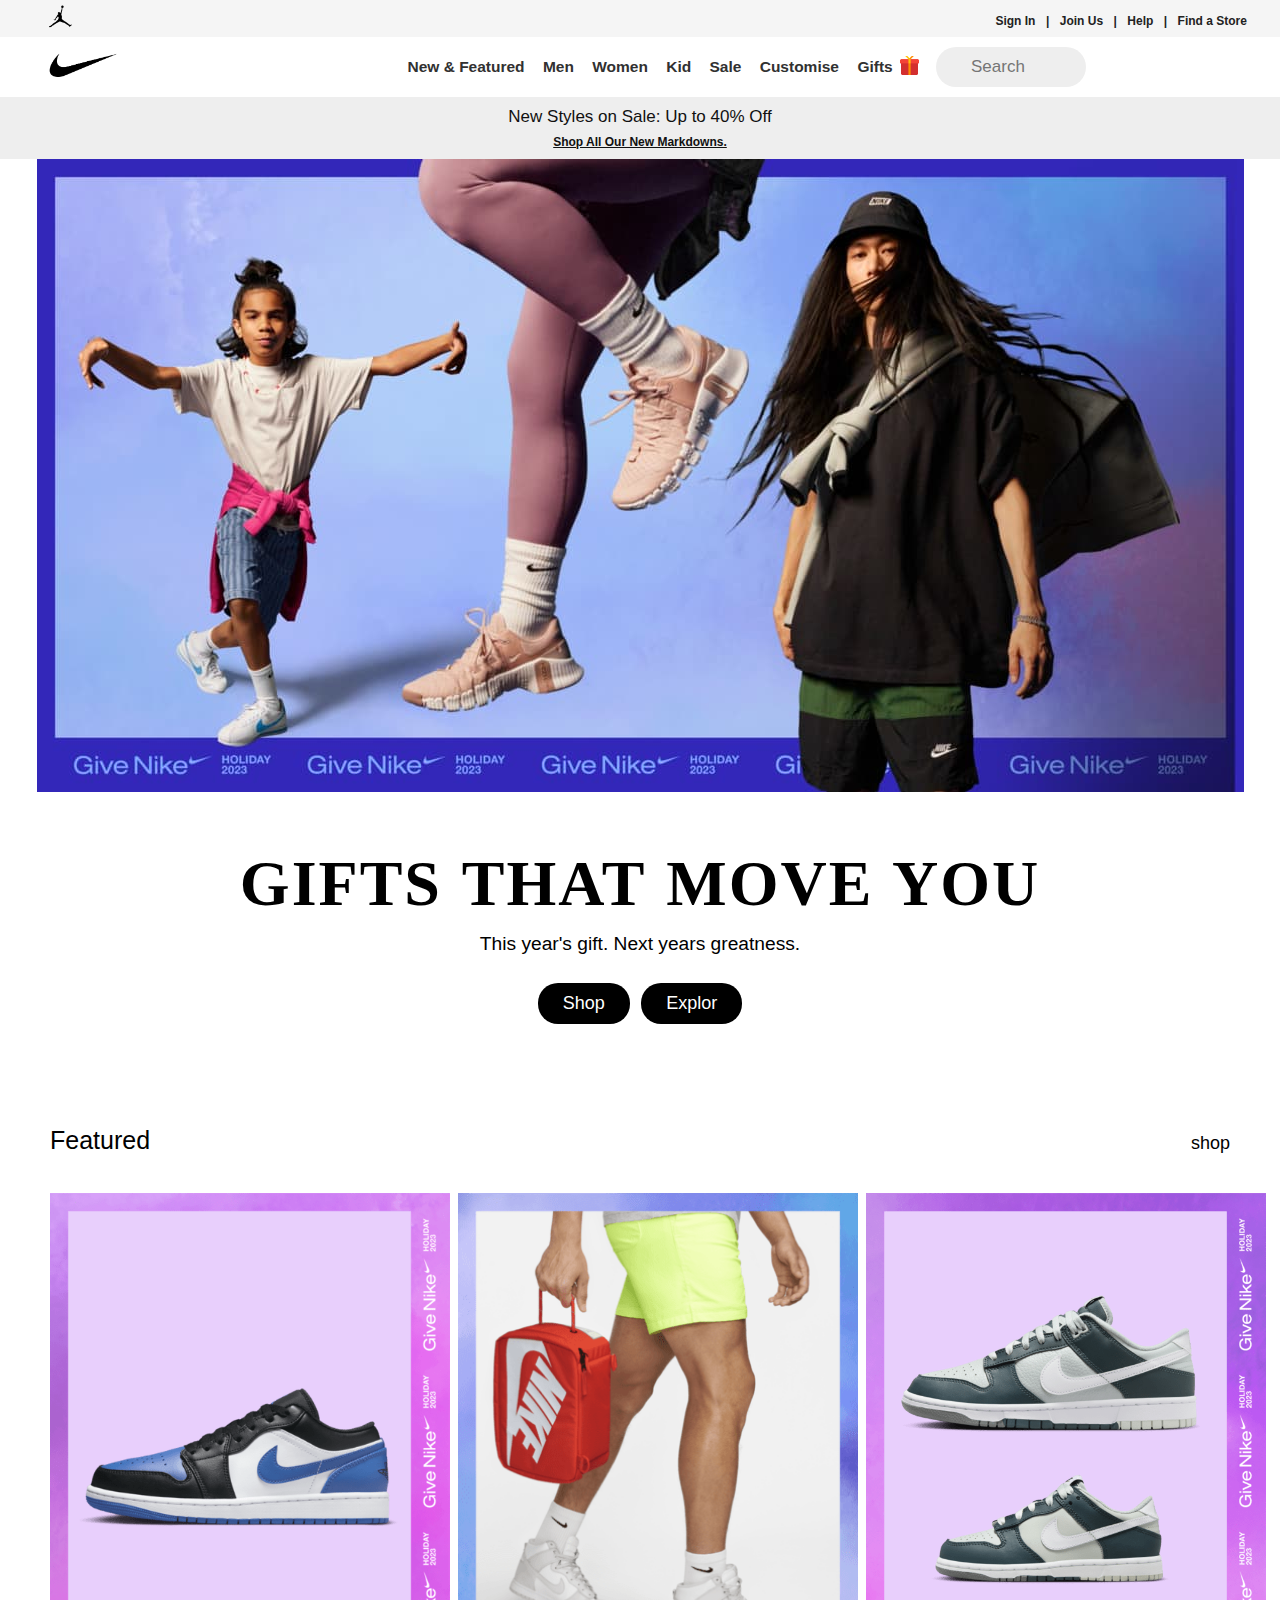
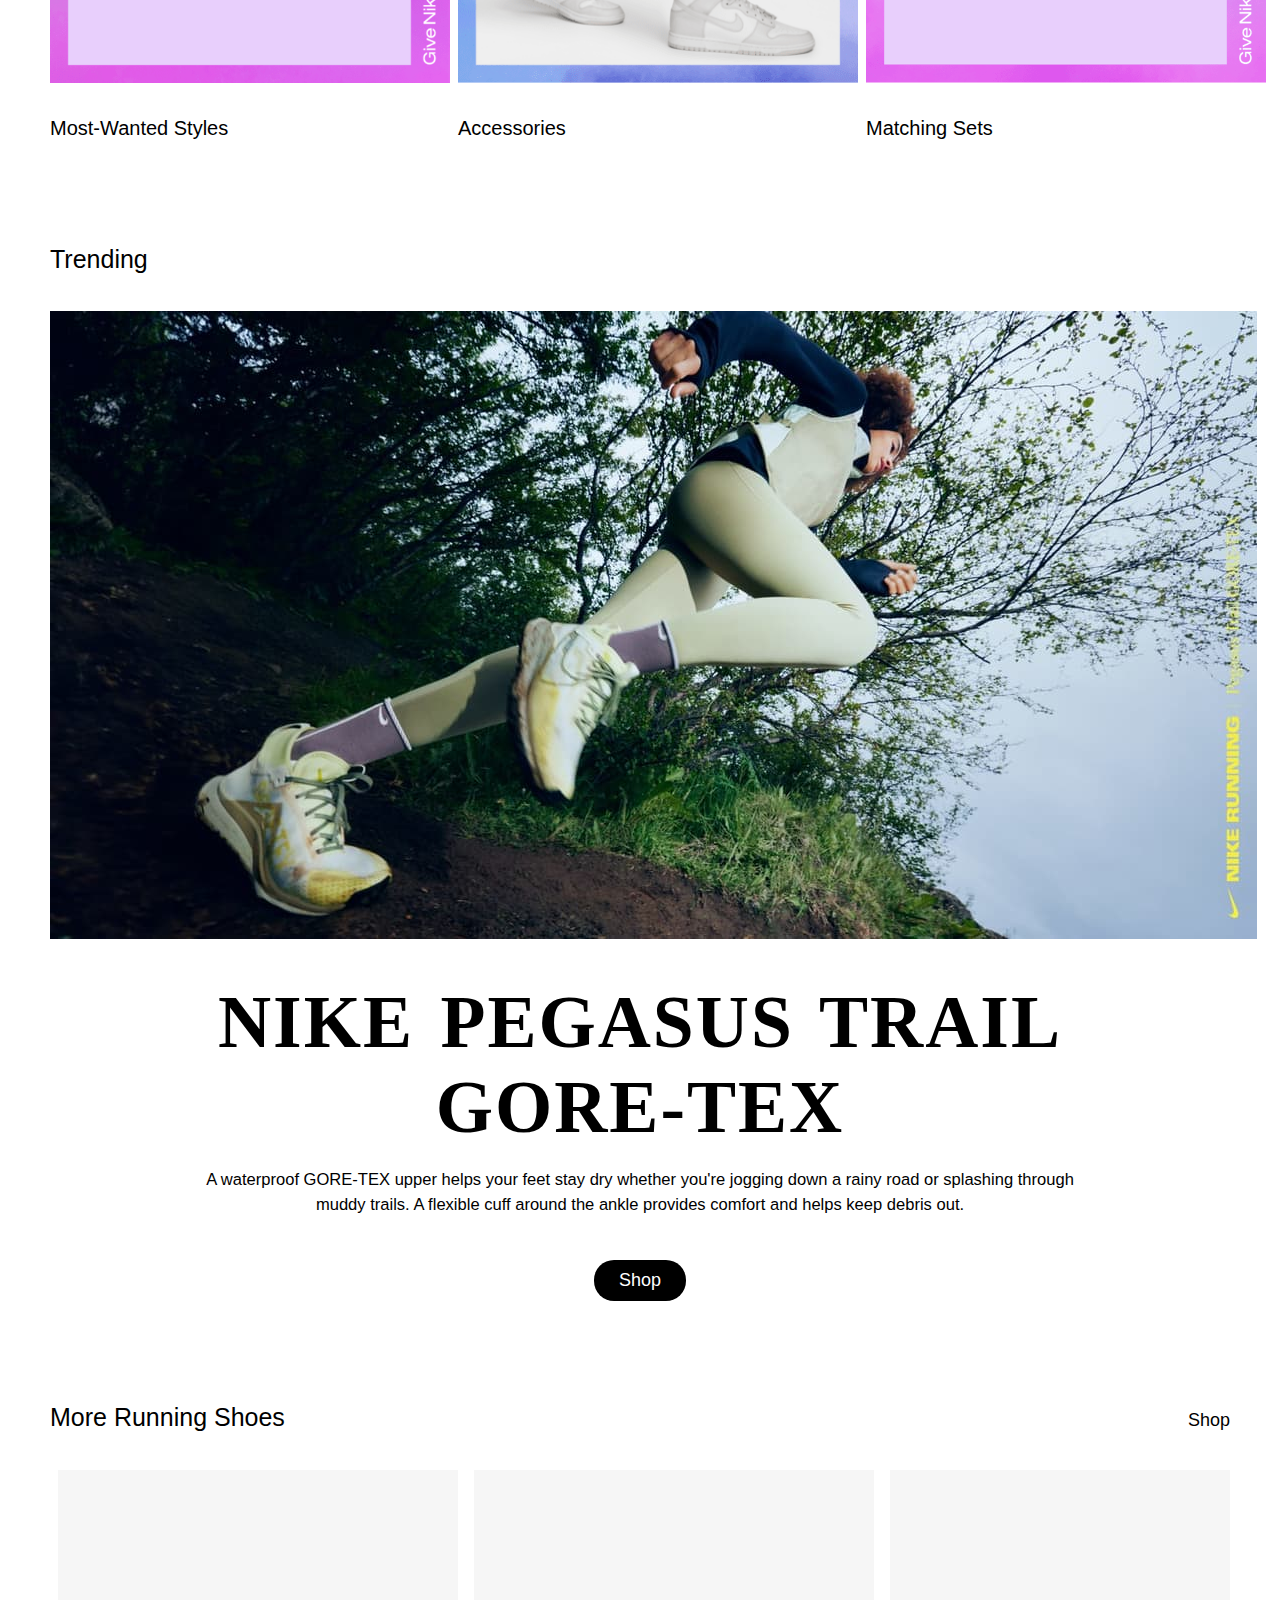
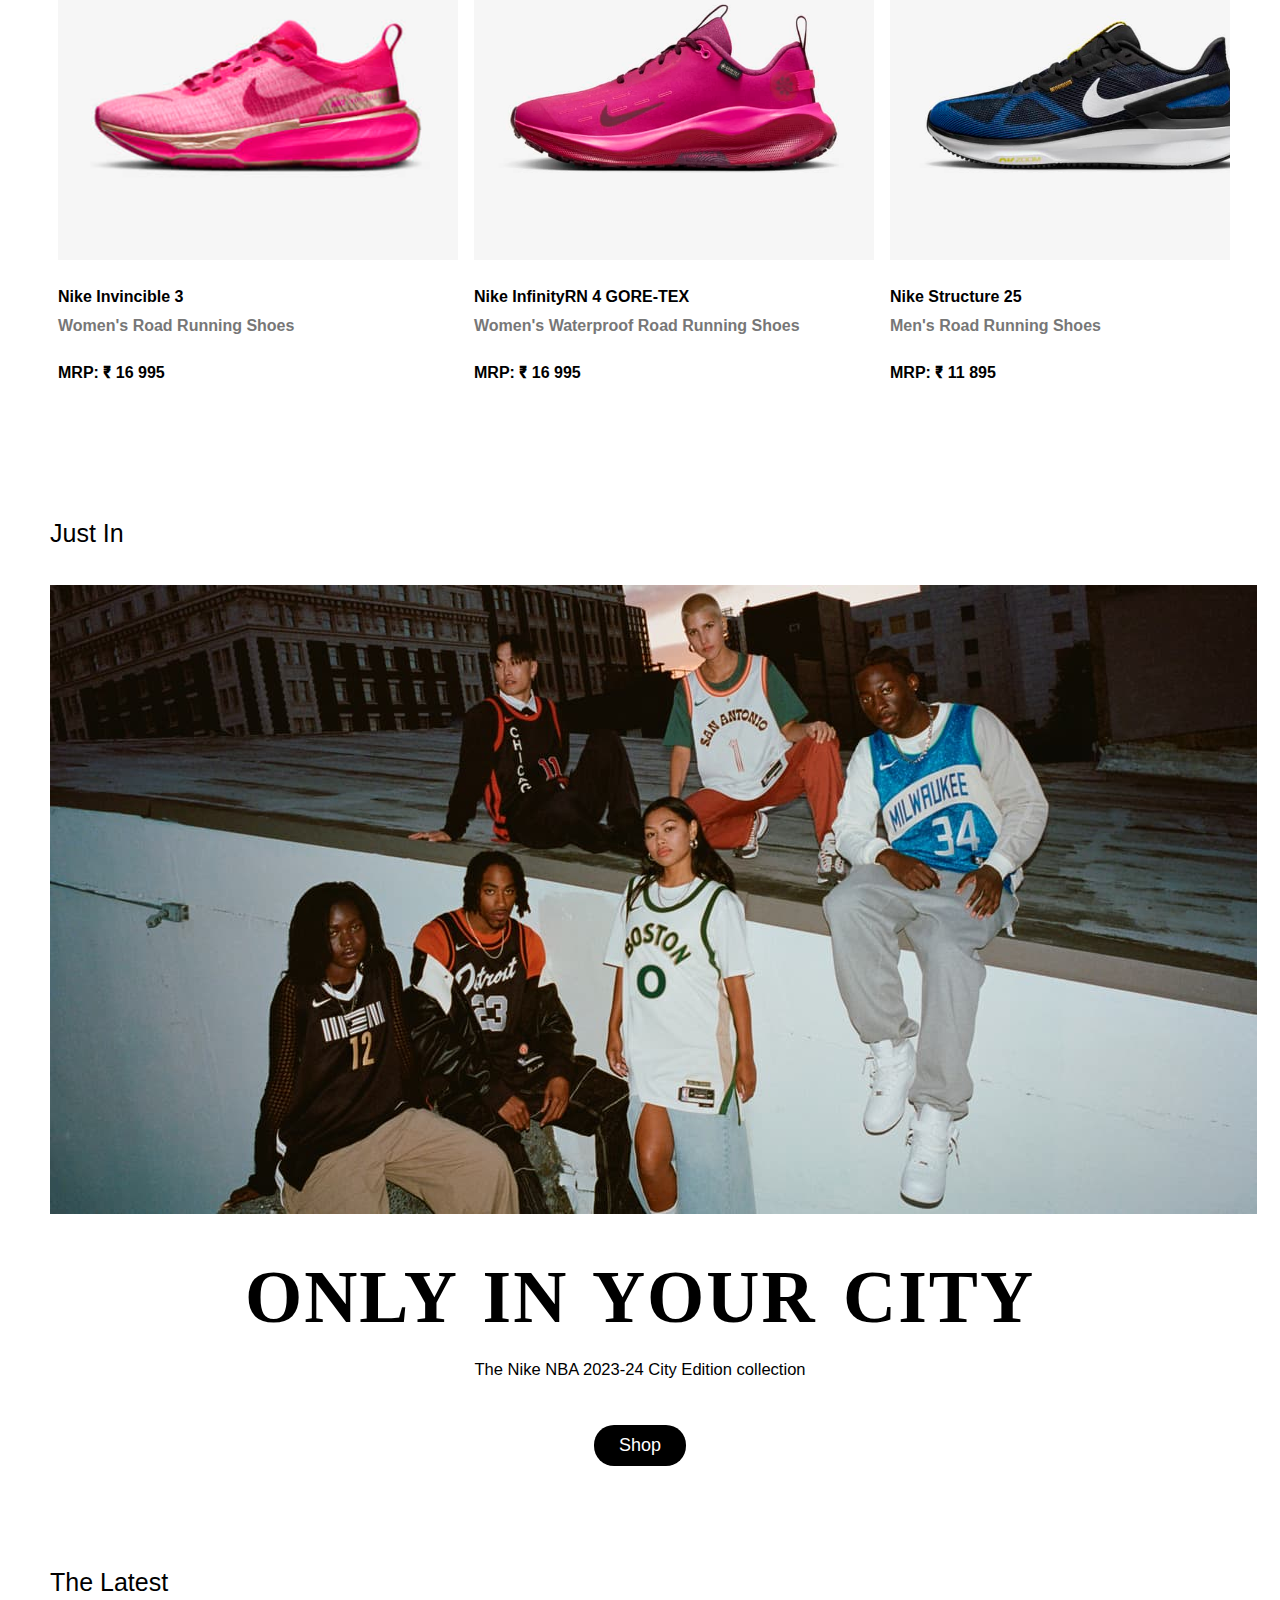
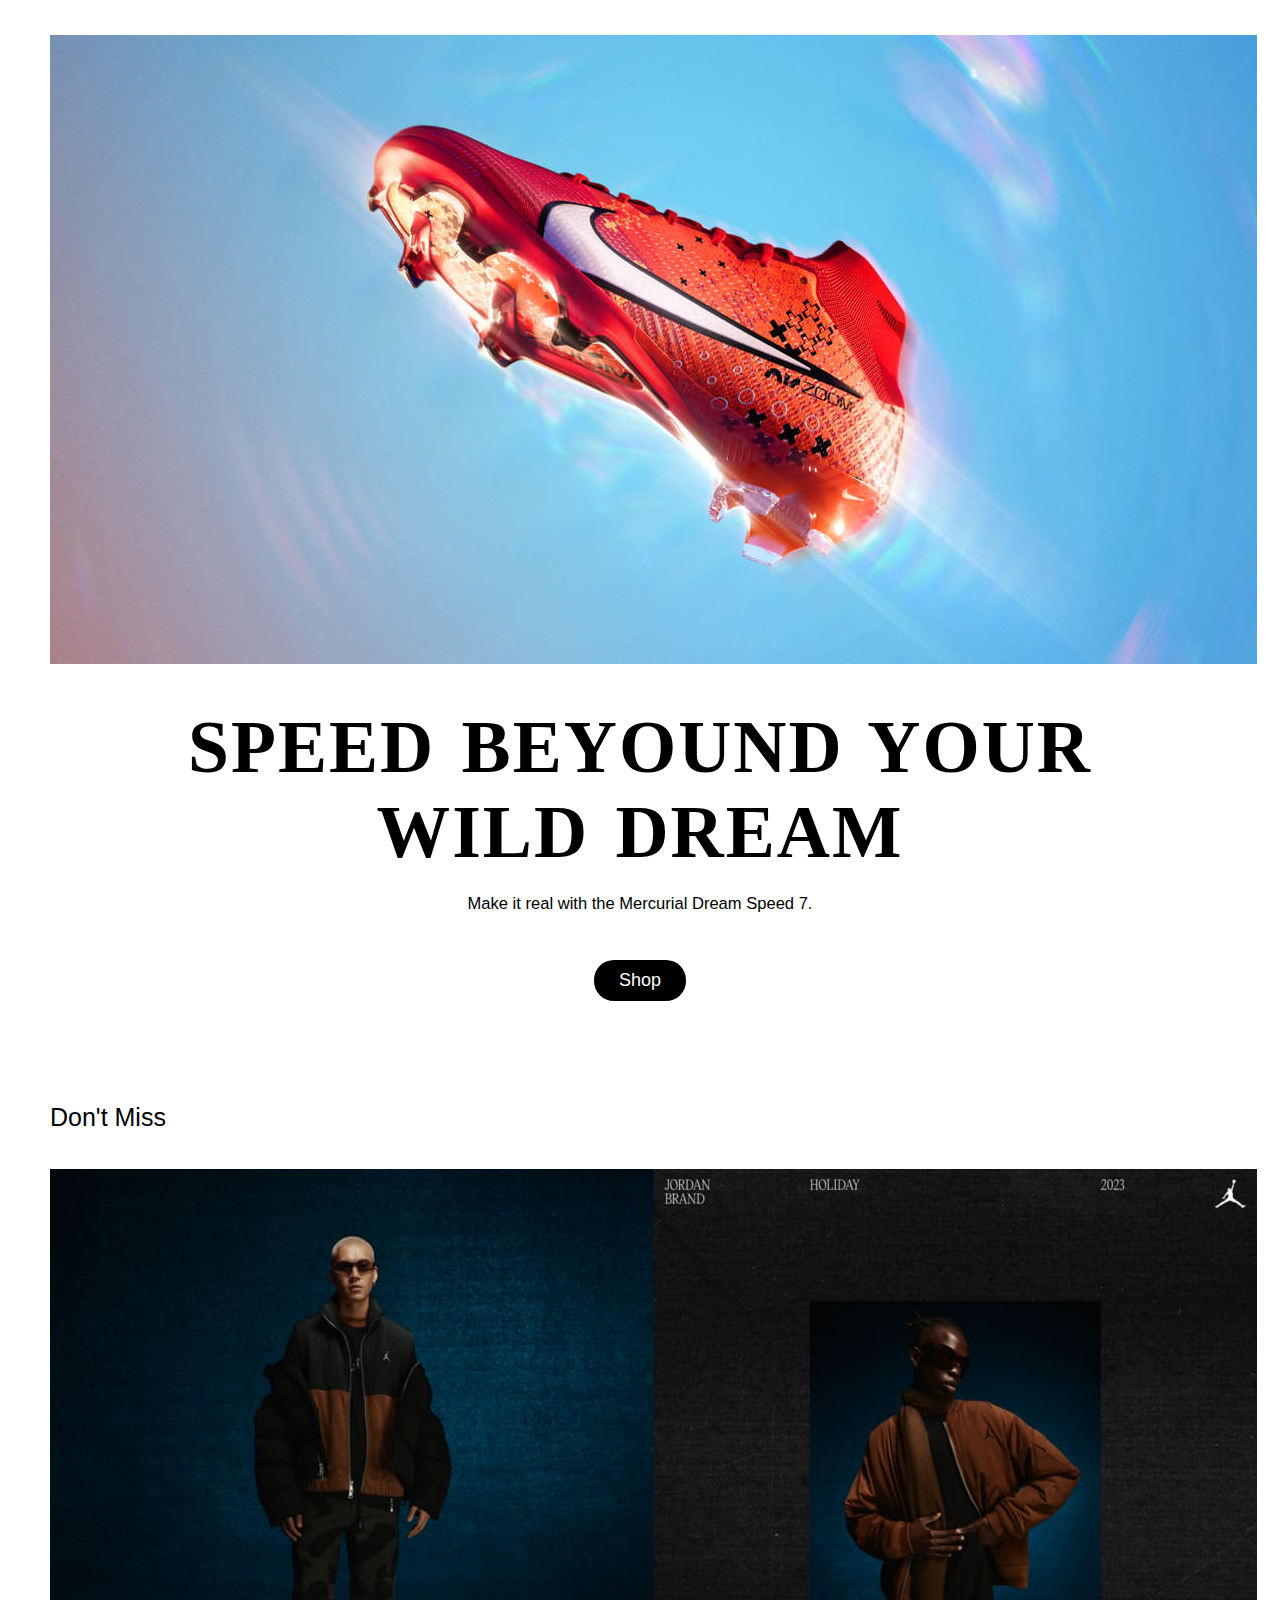
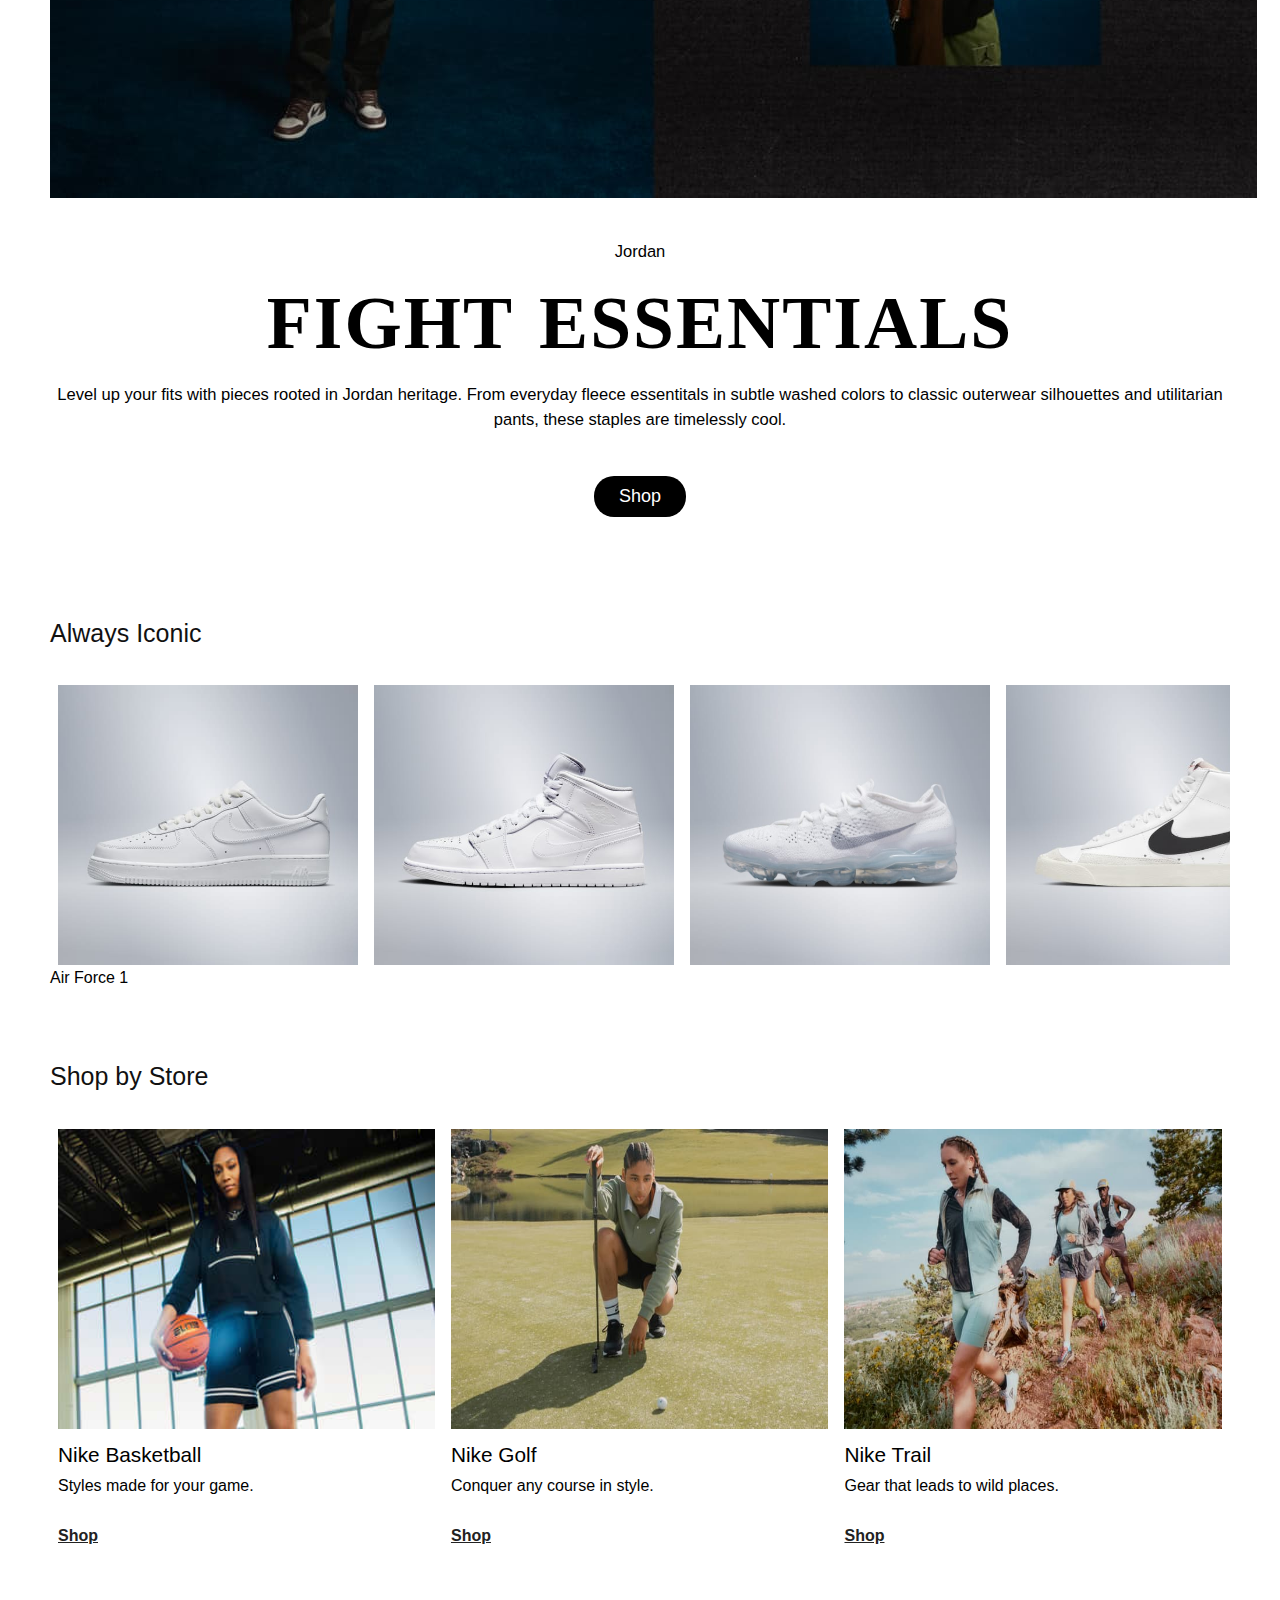
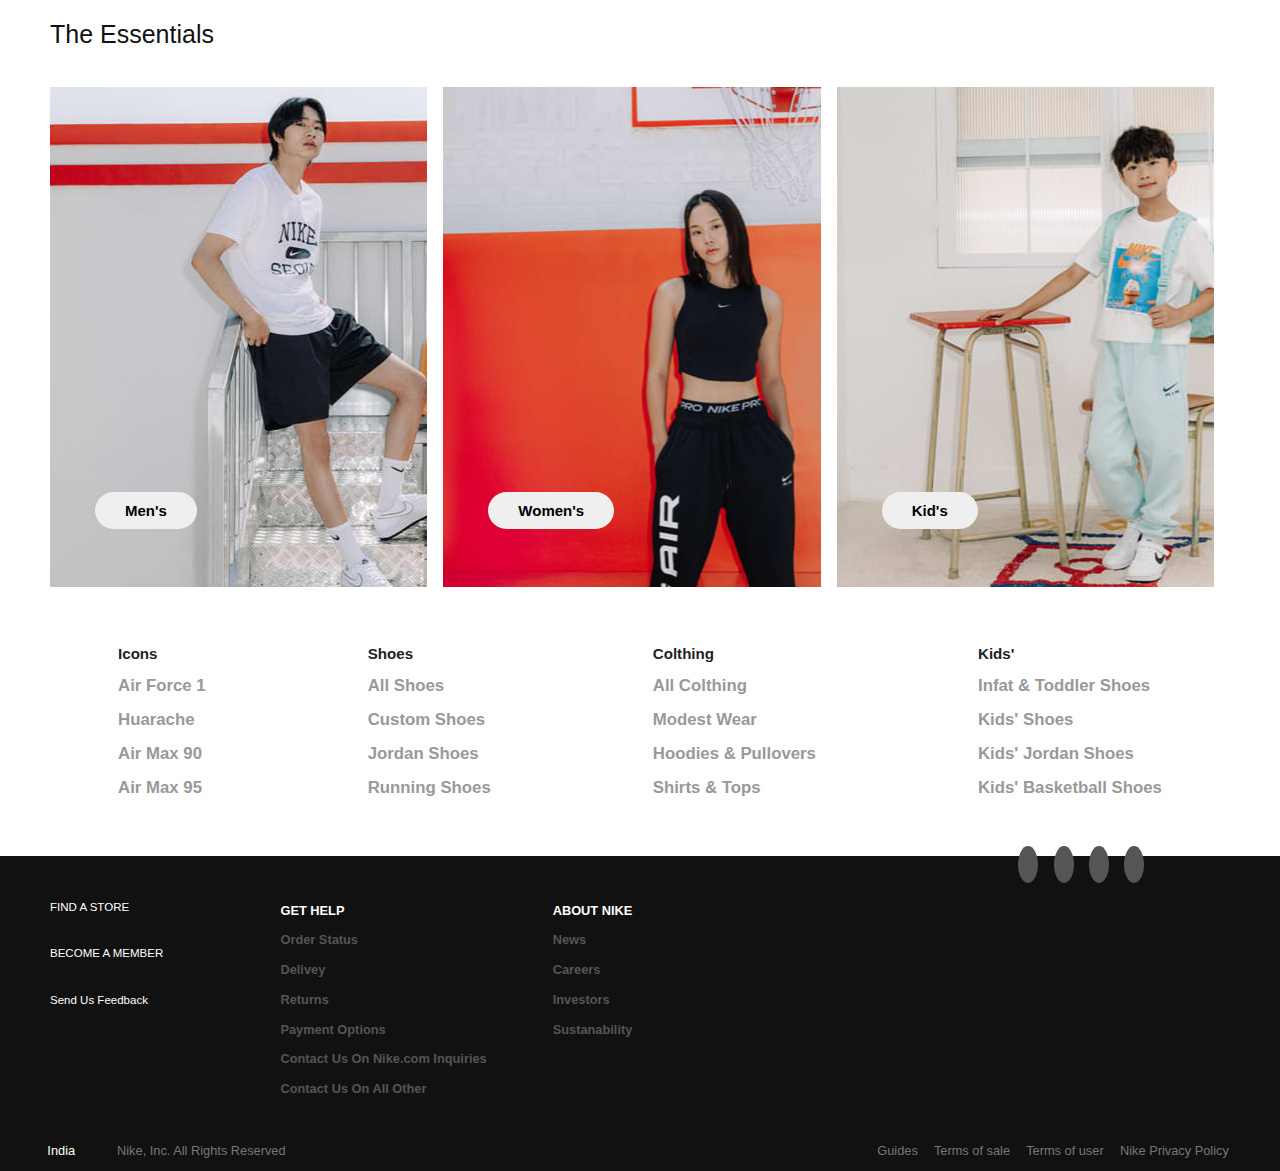
<file: index.html>
<!DOCTYPE html>
<html lang="en">
<head>
    <meta charset="UTF-8">
    <meta name="viewport" content="width=device-width, initial-scale=1.0">
    <link rel="stylesheet" href="https://cdnjs.cloudflare.com/ajax/libs/font-awesome/6.4.2/css/all.min.css" integrity="sha512-z3gLpd7yknf1YoNbCzqRKc4qyor8gaKU1qmn+CShxbuBusANI9QpRohGBreCFkKxLhei6S9CQXFEbbKuqLg0DA==" crossorigin="anonymous" referrerpolicy="no-referrer" />
    <link rel="stylesheet" href="style.css">
    <title>Nike. Just Do It. Nike IN</title>
</head>
<body>
    <!-- Top head nav -->
    <nav>
        <img src="assets/jordan.png" alt="" width="25" height="25">
        <a href="signin.html">Sign In</a>
        <a href="#">|</a>
        <a href="#" target="_blank">Join Us</a>
        <a href="#">|</a>
        <a href="#">Help</a>
        <a href="#">|</a>
        <a href="#">Find a Store</a>
    </nav>
    <!-- Top head nav end -->
    <!-- 2nd main navigarion bar -->
    <div class="navbar">
        <div class="navigation">
            <div class="nikelogo">
                <a href="index.html" class="nike"><img src="assets/nike.png" alt="" class="nike nikeimg" ></a>
            </div>
            <a id="new_featured" href="#">New & Featured
                <table class="table">
                    <tr class="new_head">
                        <td>New & Featured</td>
                        <td>Shop Icons</td>
                        <td>New For Men</td>
                        <td>New For Women</td>
                        <td>New For Kid</td>
                    </tr>
                    <tr>
                        <td><a href="https://www.nike.com/in/w/new-3n82y">New Arrivals</a></td>
                        <td><a href="https://www.nike.com/in/w/air-force-1-shoes-5sj3yzy7ok">Air Foruce 1</a></td>
                        <td><a href="https://www.nike.com/in/w/new-mens-shoes-3n82yznik1zy7ok">Shoes</a></td>
                        <td><a href="https://www.nike.com/in/w/new-womens-shoes-3n82yz5e1x6zy7ok">Shoes</a></td>
                        <td><a href="https://www.nike.com/in/w/new-kids-shoes-3n82yzv4dhzy7ok">Shoes</a></td>
                    </tr>
                    <tr>
                        <td><a href="https://www.nike.com/in/w/new-3n82y">Latest Shoes</a></td>
                        <td><a href="https://www.nike.com/in/w/jordan-1-shoes-aj85gzy7ok">Air Jordan 1</a></td>
                        <td><a href="https://www.nike.com/in/w/new-mens-clothing-3n82yz6ymx6znik1">Clothing</a></td>
                        <td><a href="https://www.nike.com/in/w/new-womens-clothing-3n82yz5e1x6z6ymx6">Clothing</a></td>
                        <td><a href="https://www.nike.com/in/w/new-kids-clothing-3n82yz6ymx6zv4dh">Clothing</a></td>
                    </tr>
                    <tr>
                        <td><a href="https://www.nike.com/in/w/new-clothing-3n82yz6ymx6">Latest Clothing</a></td>
                        <td><a href="https://www.nike.com/in/w/air-max-a6d8h">Air Max</a></td>
                        <td><a href="https://www.nike.com/in/w/new-mens-accessories-equipment-3n82yzawwpwznik1">Assessories</a></td>
                        <td><a href="https://www.nike.com/in/w/new-womens-accessories-equipment-3n82yz5e1x6zawwpw">Assessories</a></td>
                        <td><a href="https://www.nike.com/in/w/new-kids-accessories-equipment-3n82yzawwpwzv4dh">Assessories</a></td>
                    </tr>
                    <tr>
                        <td><a href="https://www.nike.com/in/launch">SNKRS Launch Celendar</a></td>
                        <td><a href="https://www.nike.com/in/w/dunk-shoes-90aohzy7ok">Dunk</a></td>
                        <td><a href="https://www.nike.com/in/w/new-mens-3n82yznik1">Shop All New</a></td>
                        <td><a href="https://www.nike.com/in/w/new-womens-3n82yz5e1x6">Shop All New</a></td>
                        <td><a href="https://www.nike.com/in/w/new-kids-3n82yzv4dh">Shop All New</a></td>
                    </tr>
                    <tr>
                        <td><a href="https://www.nike.com/in/w/snkrs-exclusives-358n">Get 'Em in SNKRS</a></td>
                        <td><a href="https://www.nike.com/in/w/cortez-byfx">Cortez</a></td>
                    </tr>
                    <tr>
                        <td><a href="https://www.nike.com/in/nike-by-you">Customise with Nike By You</a></td>
                        <td><a href="https://www.nike.com/in/w/blazer-shoes-9gw3azy7ok">Blazer</a></td>
                    </tr>
                    <tr>
                        <td><a href="https://www.nike.com/in/w/best-76m50">Bestseller</a></td>
                        <td><a href="https://www.nike.com/in/w/pegasus-shoes-8nexhzy7ok">Pagesus</a></td>
                    </tr>
                    <tr>
                        <td><a href="https://www.nike.com/in/w/member-access-4lbty">Member Exclusive</a></td>
                    </tr>
                    <tr>
                        <td><a href="https://www.nike.com/in/w/lower-price-shoes-915cuzy7ok">Top Kicks Under 8000.00</a></td>
                    </tr>
                </table>
            </a>
            <a id="new_men" href="men.html">Men
                <table class="table" align="center" border="0">
                    <tr class="new_head">
                        <td>Featured</td>
                        <td>Shop</td>
                        <td>Colthing</td>
                        <td>Shop by Sport</td>
                    </tr>
                    <tr>
                        <td>New Releases</td>
                        <td>All Shoes</td>
                        <td>All Clothing</td>
                        <td>Running</td>
                    </tr>
                    <tr>
                        <td>Bestseller</td>
                        <td>Newest Sneakers</td>
                        <td>Top and T-Shirts</td>
                        <td>Basketball</td>
                    </tr>
                    <tr>
                        <td>Member Exclisive</td>
                        <td>Jordan</td>
                        <td>Shorts</td>
                        <td>Football</td>
                    </tr>
                    <tr>
                        <td>Retro Running</td>
                        <td>Running</td>
                        <td>Hoodies and Sweatshirts</td>
                        <td>Tennis</td>
                    </tr>
                    <tr>
                        <td>Customise with Nike By You</td>
                        <td>Gym and Training</td>
                        <td>Jackets and Gilets</td>
                        <td>Gym and Training</td>
                    </tr>
                    <tr>
                        <td>Sale</td>
                        <td>Basketball</td>
                        <td>Jerseys and Kits</td>
                        <td>Yoga</td>
                    </tr>
                    <tr>
                        <td>Sustainable Matrials</td>
                        <td colspan="3">Sandals and Sldes</td>
                    </tr>
                    <tr>
                        <td rowspan="1"></td>
                        <td>Last Size Available</td>
                        <td style="color: #333; font-size: 16px; padding-bottom: 20px;">Assessories and Equipment</td>
                        <td style="color: #333; font-size: 16px; padding-bottom: 20px;">Shop By Brand</td>
                    </tr>
                        <td style="color: #333; font-size: 16px; padding-bottom: 20px;">Jordan</td>
                        <td>Customise with Nike By You</td>
                        <td>All Accessories and Equipment</td>
                        <td>Nike Sportswear</td>
                    <tr>
                    </tr>
                    <tr>
                        <td>All Jordan</td>
                        <td>Top Picks Under 8000.00</td>
                        <td>Bags and Backpacks</td>
                        <td>NikeLab</td>
                    </tr>
                    <tr>
                        <td>New Jordan</td>
                        <td rowspan="5"></td>
                        <td>Socks</td>
                        <td>Nike By You</td>
                    </tr>
                    <tr>
                        <td>Jordan Shoes</td>
                        <td>Hats and Headwear</td>
                        <td>Jordan</td>
                    </tr>
                    <tr>
                        <td>Jordan Clothing</td>
                        <td rowspan="3"></td>
                        <td>ACG</td>
                    </tr>                    
                    <tr>
                        <td>NBA</td>
                        <td>Jordan Basketball</td>
                    </tr>                    
                    <tr>
                        <td>Jordan LifeStyle</td>
                        <td>Nike SB</td>
                    </tr>                    
                </table>
            </a>
            <a id="new_women" href="#" target="_blank">Women
                <table class="table" align="center" border="0">
                    <tr class="new_head">
                        <td>Featured</td>
                        <td>Shop</td>
                        <td>Colthing</td>
                        <td>Shop by Sport</td>
                    </tr>
                    <tr>
                        <td>New Releases</td>
                        <td>All Shoes</td>
                        <td>All Clothing</td>
                        <td>Yoga</td>
                    </tr>
                    <tr>
                        <td>Bestseller</td>
                        <td>Newest Sneakers</td>
                        <td>Performance Essentials</td>
                        <td>Running</td>
                    </tr>
                    <tr>
                        <td>Member Exclisive</td>
                        <td>Platform Sneakers</td>
                        <td>Tops and T-Shirts</td>
                        <td>Gym and Training</td>
                    </tr>
                    <tr>
                        <td>Jordan</td>
                        <td>Lifestyle</td>
                        <td>Sports Bras</td>
                        <td>Basketball</td>
                    </tr>
                    <tr>
                        <td>Retro Running</td>
                        <td>Jordan</td>
                        <td>Pants and Leggings</td>
                        <td>Tennis</td>
                    </tr>
                    <tr>
                        <td>Bra and Legging Duos</td>
                        <td>Running</td>
                        <td>Shorts</td>
                        <td>Golf</td>
                    </tr>
                    <tr>
                        <td>Sale</td>
                        <td>Sandals and Sldes</td>
                        <td>Jackets and Gilets</td>
                        <td>Skateboarding</td>
                    </tr>
                    <tr>
                        <td>Find Your Feel - Nike</td>
                        <td>Basketball</td>
                        <td colspan="2">Skrits and Dresses</td>
                    </tr>
                    <tr>
                        <td>Leggings</td>
                        <td>Football</td>
                        <td>Modest Wear</td>
                        <td style="color: #333; font-size: 16px; padding-bottom: 20px;">Shop By Brand</td>
                    </tr>
                    <tr>
                        <td>Running Shoes Finder</td>
                        <td>Last Sizes Available</td>
                        <td>Nike Meternity</td>
                        <td>Nike Sportswear</td>
                    </tr>
                    <tr>
                        <!-- <td>New Jordan</td> -->
                        <td>Sustainable Meterials</td>
                        <td>Customise with Nike By You</td>
                        <td>Plus Size</td>
                        <td>NikeLab</td>
                    </tr>
                    <tr>
                        <td rowspan="6"></td>
                        <td colspan="2">Top Picks Under 8000.00</td>
                        <td>Nike By You</td>
                    </tr>
                    <tr>
                        <td rowspan="5"></td>
                        <td style="color: #333; font-size: 16px; padding-bottom: 20px;">Assessories and Equipment</td>
                        <td>Jordan</td>
                    </tr>                    
                    <tr>
                        <td>All Accessories and Equipment</td>
                        <td>ACG</td>
                    </tr>                    
                    <tr>
                        <td>Bags and Backpacks</td>
                        <td>Nike SB</td>
                    </tr>
                    <tr>
                        <td>Socks</td>
                    </tr>                 
                    <tr>
                        <td>Hats and Headwear</td>
                    </tr>                 
                </table>
            </a>
            <a id="new_kid" href="#" target="_blank">Kid
                <table class="table" align="center" border="0">
                    <tr class="new_head">
                        <td>Featured</td>
                        <td>Boys' Shoes</td>
                        <td>Girls' Shoes</td>
                        <td>Accessories and Equipment</td>
                    </tr>
                    <tr>
                        <td>New Releases</td>
                        <td>All Shoes</td>
                        <td>All Shoes</td>
                        <td>All Accessories and Equipment</td>
                    </tr>
                    <tr>
                        <td>Newest Sneakers</td>
                        <td>Older Boys (7 - 14 years)</td>
                        <td>Older Girls (7 - 14 years)</td>
                        <td>Bags and Backpacks</td>
                    </tr>
                    <tr>
                        <td>Easy On & Off</td>
                        <td>Younger Boys (7 - 14 years)</td>
                        <td>Younger Girls (7 - 14 years)</td>
                        <td>Socks</td>
                    </tr>
                    <tr>
                        <td>Member Exclusive</td>
                        <td>Bebies and Toddlers (0 - 4 years)</td>
                        <td>Bebies and Toddlers (0 - 4 years)</td>
                        <td>Hats and Headwear</td>
                    </tr>
                    <tr>
                        <td>Jordan</td>
                        <td>Lifesyle</td>
                        <td>Lifesyle</td>
                    </tr>
                    <tr>
                        <td>Last Sizes Available</td>
                        <td>Jordan</td>
                        <td>Jordan</td>
                        <td style="color: #333; font-size: 16px; padding-bottom: 20px;">Shop By Brand</td>
                    </tr>
                    <tr>
                        <td>Bags and Backpacks</td>
                        <td>Running</td>
                        <td>Running</td>
                        <td>Football</td>
                    </tr>
                    <tr>
                        <td>Sale</td>
                        <td>Football</td>
                        <td>Football</td>
                        <td>Running</td>
                    </tr>
                    <tr>
                        <td rowspan="1"></td>
                        <td>Sandals and Slides</td>
                        <td>Sandals and Slides</td>
                        <td>Basketball</td>
                    </tr>
                    <tr>
                        <td colspan="3" style="color: #333; font-size: 16px; padding-bottom: 20px;">Kids By Age</td>
                        <td>Gym and Training</td>
                    </tr>
                    <tr>
                        <td>Older Kids (7 - 14 years)</td>
                        <td style="color: #333; font-size: 16px; padding-bottom: 20px;">Boys' Clothing</td>
                        <td style="color: #333; font-size: 16px; padding-bottom: 20px;">Girls' Clothing</td>
                        <td>Tennis</td>
                    </tr>
                    <tr>
                        <td>Younger Kids (4 - 7 years)</td>
                        <td>Top and T-Shirts</td>
                        <td>Top and T-Shirts</td>
                    </tr>
                    <tr>
                        <td>Babies & Toddlers (0 - 4 years)</td>
                        <td>Hoodies and Sweatshirts</td>
                        <td>Sports Bras</td>
                    </tr>
                    <tr>
                        <td rowspan="4"></td>
                        <td>Pants and Leggings</td>
                        <td>Hoodies and Sweatshirts</td>
                    </tr>                    
                    <tr>
                        <td>Shorts</td>
                        <td>Pants and Leggings</td>
                    </tr>                    
                    <tr>
                        <td>All Boys' Clothing</td>
                        <td>Shorts</td>
                    </tr> 
                    <tr>
                        <td rowspan="1"></td>
                        <td>All Girlss' Clothing</td>
                    </tr>              
                </table>
            </a>
            <a id="new_sale" href="sale.html">Sale
                <table class="table">
                    <tr class="new_head">
                        <td>Sale</td>
                        <td>Men's Sale</td>
                        <td>Women's Sale</td>
                        <td>Kids' Sale</td>
                    </tr>
                    <tr>
                        <td>Shop All Sale</td>
                        <td>Shoes</td>
                        <td>Shoes</td>
                        <td>Shoes</td>
                    </tr>
                    <tr>
                        <td>Shoes Sale</td>
                        <td>Clothing</td>
                        <td>Clothing</td>
                        <td>Clothing</td>
                    </tr>
                    <tr>
                        <td>Clothing Sale</td>
                    </tr>
                    <tr>
                        <td>Sale</td>
                    </tr>
                </table>
            </a>
            <a id="new_customise" href="customise.html" target="_blank">Customise</a>
            <a id="new_gift" href="gift.html">Gifts <img src="assets/gift.png" alt="" width="25px" height="25px" class="navlist"></a>
            <div class="search">
                <i class="fa-solid fa-magnifying-glass"></i><input type="search" placeholder="Search">
            </div>
            <i class="fa-regular fa-heart"></i>
            <i class="fa-solid fa-cart-shopping"></i>
            <i class="fa-solid fa-bars menubar"></i>
        </div>
    </div> 
    <!-- 2nd main navigarion bar end -->
    <!-- Offer text slider  -->
    <a href="">
        <div class="slider">
        <a class="offer1" href="">New Styles on Sale: Up to 40% Off</a>
            <a class="offer2" href="">Shop All Our New Markdowns.</a> 
        </div>
        <!-- Offer text slider end  -->
        <!-- Headimg -->
        <a href="https://www.nike.com/in/w/gifts-shoes-3b0ufzy7ok">
        <div class="imghead">
            <img src="assets/nike-just-do-it.jpeg" alt="">
            <h1>GIFTS THAT MOVE YOU</h1>
            <p>This year's gift. Next years greatness.</p>
            <a href="https://www.nike.com/in/w/gifts-shoes-3b0ufzy7ok"><button class="btn shop">Shop</button></a>
            <a href="gift.html"><button class="btn explor">Explor</button></a>
        </div>
        </a>
        <!-- Headimg end -->
        <!-- Featured section -->
        <a class="attach_link" href="#">
        <div class="featuredsection">
                <div class="featured">
                    <p>Featured</p>
                    <p><a href="#">shop</a></p>
                </div>
                <div class="collection">
                    <a href="https://www.nike.com/in/w?q=most%20whanted%20style&vst=most%20whanted%20style">
                        <div class="collection1">
                            <img src="assets/image1.png" alt="">
                            <p>Most-Wanted Styles</p>
                        </div>
                    </a>
                    <a href="https://www.nike.com/in/w?q=accesories&vst=accesories">
                        <div class="collection1">
                            <img src="assets/image2.png" alt="">
                            <p>Accessories</p>
                        </div>
                    </a>
                    <a href="https://www.nike.com/in/w?q=matching%20sate&vst=matching%20sate">
                        <div class="collection1">
                            <img src="assets/image3.png" alt="">
                            <p>Matching Sets</p>
                        </div>
                    </a>
                </div>
            </div>
        </a>
        <!-- Featured section end -->
        <!-- Trendign section -->
        <a href="https://www.nike.com/in/w?q=tranding&vst=tranding">
            <div class="trendig">
                <p class="trend">Trending</p>
                <img src="assets/nike-just-do-it 2.jpg" alt="">
                <div class="trend_text">
                    <h1>NIKE PEGASUS TRAIL <br>GORE-TEX</h1>
                    <p>A waterproof GORE-TEX upper helps your feet stay dry whether you're jogging down a rainy road or splashing through <br>muddy trails. A flexible cuff around the ankle provides comfort and helps keep debris out.</p>
                    <a href="https://www.nike.com/in/w?q=tranding&vst=tranding"><button class="btn shop">Shop</button></a>
                </div>
            </div>
            </a>
        <!-- Trendign section end -->
        <!-- More Running Shoes -->
        <a href="#">
            <div class="featuredsection">
                <div class="featured">
                    <p>More Running Shoes</p>
                    <p><a href="#">Shop</a></p>
                </div>
                <a href="#">
                    <div class="collection more">
                        <a href="https://www.nike.com/in/t/invincible-3-road-running-shoes-VZDSsw/DR2660-602">
                            <div id="run">
                                <img src="assets/image4.jpeg" alt="">
                                <p>Nike Invincible 3</p> 
                                <p>Women's Road Running Shoes</p> 
                                <p>MRP: ₹ 16 995</p>
                            </div>
                        </a>
                        <a href="https://www.nike.com/in/t/infinityrn-4-gore-tex-waterproof-road-running-shoes-cNQZwc/FB2197-600">
                            <div id="run">
                                <img src="assets/image5.jpeg" alt="">
                                <p>Nike InfinityRN 4 GORE-TEX</p> 
                                <p>Women's Waterproof Road Running Shoes</p> 
                                <p>MRP: ₹ 16 995</p>
                            </div>
                        </a>
                        <a href="https://www.nike.com/in/t/structure-25-road-running-shoes-Vnp1d0/DJ7883-003">
                            <div id="run">
                                <img src="assets/image6.jpeg" alt="">
                                <p>Nike Structure 25</p> 
                                <p>Men's Road Running Shoes</p> 
                                <p>MRP: ₹ 11 895</p>
                            </div>
                        </a>
                        <a href="https://www.nike.com/in/t/structure-25-road-running-shoes-tFBSvw/DZ3488-002">
                            <div id="run">
                                <img src="assets/image7.jpeg" alt="">
                                <p>Nike Structure 25 </p> 
                                <p>Men's Road Running Shoes (Extra Wide)</p> 
                                <p>MRP: ₹ 11 895</p>
                            </div>
                        </a>
                        <div id="run">
                            <img src="assets/image8.jpeg" alt="">
                            <p>Nike Structure 25</p> 
                            <p>Women's Road Running Shoes</p> 
                            <p>MRP: ₹ 11 895</p>
                        </div>
                        <div id="run">
                            <img src="assets/image9.jpeg" alt="">
                            <p>Member product</p>
                            <p>Nike Alphafly 2</p> 
                            <p>Men's Road Racing Shoes</p> 
                            <p>MRP: ₹ 22 795</p>
                        </div>
                    </div>
                </a>
            </div>
        </a>
        <!-- More Running Shoes end -->
        <!-- Just in -->
        <a href="https://www.nike.com/in/w?q=just%20in&vst=just%20in">
            <div class="trendig">
                <p class="trend">Just In</p>
                <img src="assets/nike-just-do-it 3.jpg" alt="">
                <div class="trend_text">
                    <h1>ONLY IN YOUR CITY</h1>
                    <p>The Nike NBA 2023-24 City Edition collection</p>
                    <a href="https://www.nike.com/in/w?q=just%20in&vst=just%20in"><button class="btn shop">Shop</button></a>
                </div>
            </div>
            </a>
        <!-- Just in end -->
        <!-- The latest -->
        <a href="https://www.nike.com/in/w?q=the%20latest&vst=the%20latest">
            <div class="trendig">
                <p class="trend">The Latest</p>
                <img src="assets/nike-just-do-it 4.jpg" alt="">
                <div class="trend_text">
                    <h1>SPEED BEYOUND YOUR <br> WILD DREAM</h1>
                    <p>Make it real with the Mercurial Dream Speed 7.</p>
                    <a href="https://www.nike.com/in/w?q=the%20latest&vst=the%20latest"><button class="btn shop">Shop</button></a>
                </div>
            </div>
            </a>
        <!-- The latest end -->
        <!-- Don't Miss -->
        <a href="https://www.nike.com/in/w?q=don%27t%20miss&vst=don%27t%20miss">
            <div class="trendig">
                <p class="trend">Don't Miss</p>
                <img src="assets/nike-just-do-it 5.jpeg" alt="">
                <div class="trend_text">
                    <p>Jordan</p>
                    <h1>FIGHT ESSENTIALS</h1>
                    <p>Level up your fits with pieces rooted in Jordan heritage. From everyday fleece essentitals in subtle washed colors to classic outerwear silhouettes and utilitarian pants, these staples are timelessly cool.</p>
                    <a href="https://www.nike.com/in/w?q=don%27t%20miss&vst=don%27t%20miss"><button class="btn shop">Shop</button></a>
                </div>
            </div>
            </a>
        <!-- Don't Miss end -->
        <!-- Always Iconic -->
        <a href="#">
            <div class="featuredsection">
                <div class="featured">
                    <p>Always Iconic</p>
                </div>
                <a href="#">
                    <div class="collection more">
                        <a href="https://www.nike.com/in/w/air-force-1-shoes-5sj3yzy7ok">
                            <div id="iconic">
                                <img src="assets/image10.jpg" alt="">
                            </div>
                        </a>
                        <a href="https://www.nike.com/in/w/jordan-1-shoes-4fokyzy7ok">
                            <div id="iconic">
                                <img src="assets/image11.jpg" alt="">
                            </div>
                        </a>
                        <a href="https://www.nike.com/in/w/air-max-shoes-a6d8hzy7ok">
                            <div id="iconic">
                                <img src="assets/image12.jpg" alt="">
                            </div>
                        </a>
                        <a href="https://www.nike.com/in/w/blazer-shoes-9gw3azy7ok">
                            <div id="iconic">
                                <img src="assets/image13.jpg" alt="">
                            </div>
                        </a>
                        <a href="https://www.nike.com/in/w/metcon-training-gym-shoes-3yxqsz58jtozy7ok">
                            <div id="iconic">
                                <img src="assets/image14.jpg" alt="">
                            </div>
                        </a>
                        <a href="https://www.nike.com/in/w/dunk-90aoh">
                            <div id="iconic">
                                <img src="assets/image15.jpg" alt="">
                            </div>
                        </a>
                    </div>
                    <p class="air">Air Force 1</p>
                </a>
            </div>
        </a>
        <!-- Always Iconic end -->
        <!-- Shop by Sport -->
        <a href="#">
            <div class="featuredsection">
                <div class="featured">
                    <p>Shop by Store</p>
                </div>
                <a href="#">
                    <div class="collection shopby">
                        <a href="https://www.nike.com/in/w/basketball-3glsm">
                            <div id="sport">
                                <img src="assets/nike-just-do-it 6.jpg" alt="error is here">
                                <p class="nikepera">Nike Basketball</p>
                                <p>Styles made for your game.</p>
                                <a class="underline" href="#"><p>Shop</p></a>
                            </div>
                        </a>
                        <a href="https://www.nike.com/in/w/golf-23q9w">
                            <div id="sport">
                                <img src="assets/nike-just-do-it 7.jpg" alt="this">
                                <p class="nikepara">Nike Golf</p>
                                <p>Conquer any course in style.</p>
                                <a class="underline" href="#"><p>Shop</p></a>
                            </div>
                        </a>
                        <a href="https://www.nike.com/in/w/trail-running-75jcn">
                            <div id="sport">
                                <img src="assets/nike-just-do-it 8.jpg" alt="">
                                <p class="nikepara">Nike Trail</p>
                                <p>Gear that leads to wild places.</p>
                                <a class="underline" href="#"><p>Shop</p></a>
                            </div>
                        </a>
                    </div>
                </a>
            </div>
        </a>
        <!-- Shop by Sport end -->
        <!-- The Essentials -->
        <a href="#">
            <div class="featuredsection">
                    <div class="featured">
                        <p>The Essentials</p>
                    </div>
                    <a href="#">
                        <div class="collection essentials">
                            <a href="https://www.nike.com/in/w/mens-nik1">
                                <div class="essentials1">
                                    <a href="https://www.nike.com/in/w/mens-nik1"><button class="buttn">Men's</button></a>
                                </div>
                            </a>
                            <a href="https://www.nike.com/in/w/womens-5e1x6">
                                <div class="essentials2 btn">
                                    <a href="https://www.nike.com/in/w/womens-5e1x6"><button class="buttn">Women's</button></a>
                                </div>
                            </a>
                            <a href="https://www.nike.com/in/w/kids-v4dh">
                                <div class="essentials3 btn">
                                    <a href="https://www.nike.com/in/w/kids-v4dh"><button class="buttn">Kid's</button></a>
                                </div>
                            </a>
                        </div>
                    </a>
                </div>
            </a>
        <!-- The Essentials end -->
        <!-- Susggestion link -->
        <div class="tabl" align="center">
            <table>
                <tr class="trhead">
                    <td>Icons</td>
                    <td>Shoes</td>
                    <td>Colthing</td>
                    <td>Kids'</td>
                </tr>
                <tr>
                    <td><a href="https://www.nike.com/in/w/air-force-1-shoes-5sj3yzy7ok">Air Force 1</a></td>
                    <td><a href="https://www.nike.com/in/w/shoes-y7ok">All Shoes</a></td>
                    <td><a href="https://www.nike.com/in/w/clothing-6ymx6">All Colthing</a></td>
                    <td><a href="https://www.nike.com/in/w/baby-toddlers-kids-shoes-2j488zv4dhzy7ok">Infat & Toddler Shoes</a></td>
                </tr>
                <tr>
                    <td><a href="https://www.nike.com/in/w/huarache-shoes-adlt2zy7ok">Huarache</a></td>
                    <td><a href="https://www.nike.com/in/w/nike-by-you-shoes-6ealhzy7ok">Custom Shoes</a></td>
                    <td><a href="https://www.nike.com/in/w/modest-wear-22fj5">Modest Wear</a></td>
                    <td><a href="https://www.nike.com/in/w/kids-shoes-v4dhzy7ok">Kids' Shoes</a></td>
                </tr>
                <tr>
                    <td><a href="https://www.nike.com/in/w/air-max-90-shoes-auqmozy7ok">Air Max 90</a></td>
                    <td><a href="https://www.nike.com/in/w/jordan-shoes-37eefzy7ok">Jordan Shoes</a></td>
                    <td><a href="https://www.nike.com/in/w/hoodies-sweatshirts-6rive">Hoodies & Pullovers</a></td>
                    <td><a href="https://www.nike.com/in/w/kids-jordan-shoes-37eefzv4dhzy7ok">Kids' Jordan Shoes</a></td>
                </tr>
                <tr>
                    <td><a href="https://www.nike.com/in/w/air-max-95-shoes-b0mibzy7ok">Air Max 95</a></td>
                    <td><a href="https://www.nike.com/in/w/running-shoes-37v7jzy7ok">Running Shoes</a></td>
                    <td><a href="https://www.nike.com/in/w/tops-t-shirts-9om13">Shirts & Tops</a></td>
                    <td><a href="https://www.nike.com/in/w/kids-basketball-shoes-3glsmzv4dhzy7ok">Kids' Basketball Shoes</a></td>
                </tr>
                <tr>
                    <td>Air Max 90</td>
                    <td>Jordan Shoes</td>
                    <td>Hoodies & Pullovers</td>
                    <td>Kids' Jordan Shoes</td>
                </tr>
                <tr>
                    <td>Air Force 1</td>
                    <td>All Shoes</td>
                    <td>All Colthing</td>
                    <td>Infat & Toddler Shoes</td>
                </tr>
                <tr>
                    <td>Huarache</td>
                    <td>Custom Shoes</td>
                    <td>Modest Wear</td>
                    <td>Kids' Shoes</td>
                </tr>
                <tr>
                    <td>Air Max 95</td>
                    <td>Running Shoes</td>
                    <td>Shirts & Tops</td>
                    <td>Kids' Basketball Shoes</td>
                </tr>
                <tr>
                    <td>Shoes</td>
                </tr>
            </table>
        </div>
        <!-- Susggesion link end -->
        <!-- Footer -->
        <footer>
            <div class="main_footer">
                <div class="side_footer">
                    <p>FIND A STORE</p>
                    <p>BECOME A MEMBER</p>
                    <p>Send Us Feedback</p>
                </div>
                <table class="side_footer2">
                    <tr class="footer_head">
                        <td>GET HELP</td>
                        <td>ABOUT NIKE</td>
                    </tr>
                    <tr>
                        <td>Order Status</td>
                        <td>News</td>
                    </tr>
                    <tr>
                        <td>Delivey</td>
                        <td>Careers</td>
                    </tr>
                    <tr>
                        <td>Returns</td>
                        <td>Investors</td>
                    </tr>
                    <tr>
                        <td>Payment Options</td>
                        <td>Sustanability</td>
                    </tr>
                    <tr>
                        <td>Contact Us On Nike.com Inquiries</td>
                    </tr>
                    <tr>
                        <td>Contact Us On All Other</td>
                    </tr>
                </table>
                <div class="side_footer3">
                    <a href="https://twitter.com/Nike" target="_blank"><i class="fa-brands fa-twitter"></i></a>
                    <a href="https://www.facebook.com/nike" target="_blank"><i class="fa-brands fa-facebook"></i></a>
                    <a href="https://www.youtube.com/user/nike"><i class="fa-brands fa-youtube"></i></a>
                    <a href="https://www.instagram.com/nike/"><i class="fa-brands fa-instagram"></i></a>
                </div>
            </div>
            <div class="bottem_footer">
                <p><i class="fa-solid fa-location-dot"></i><span>India</span><i class="fa-regular fa-copyright"></i> Nike, Inc. All Rights Reserved</p>
                <p class="guide">
                    <a href="#">Guides</a>               
                    <a href="https://agreementservice.svs.nike.com/us/en_us/rest/agreement?agreementType=termsOfSale&uxId=com.nike.commerce.nikedotcom.web&country=US&language=en&requestType=redirect" target="_blank">Terms of sale</a>               
                    <a href="https://agreementservice.svs.nike.com/us/en_us/rest/agreement?agreementType=termsOfUse&uxId=com.nike.commerce.nikedotcom.web&country=US&language=en&requestType=redirect" target="_blank">Terms of user</a>               
                    <a href="https://agreementservice.svs.nike.com/rest/agreement?agreementType=privacyPolicy&uxId=com.nike.commerce.nikedotcom.web&country=US&language=en&requestType=redirect" target="_blank">Nike Privacy Policy</a>               
                </p>
            </div>
        </footer>
        <!-- Footer end -->
    </body>
</html>
</file>
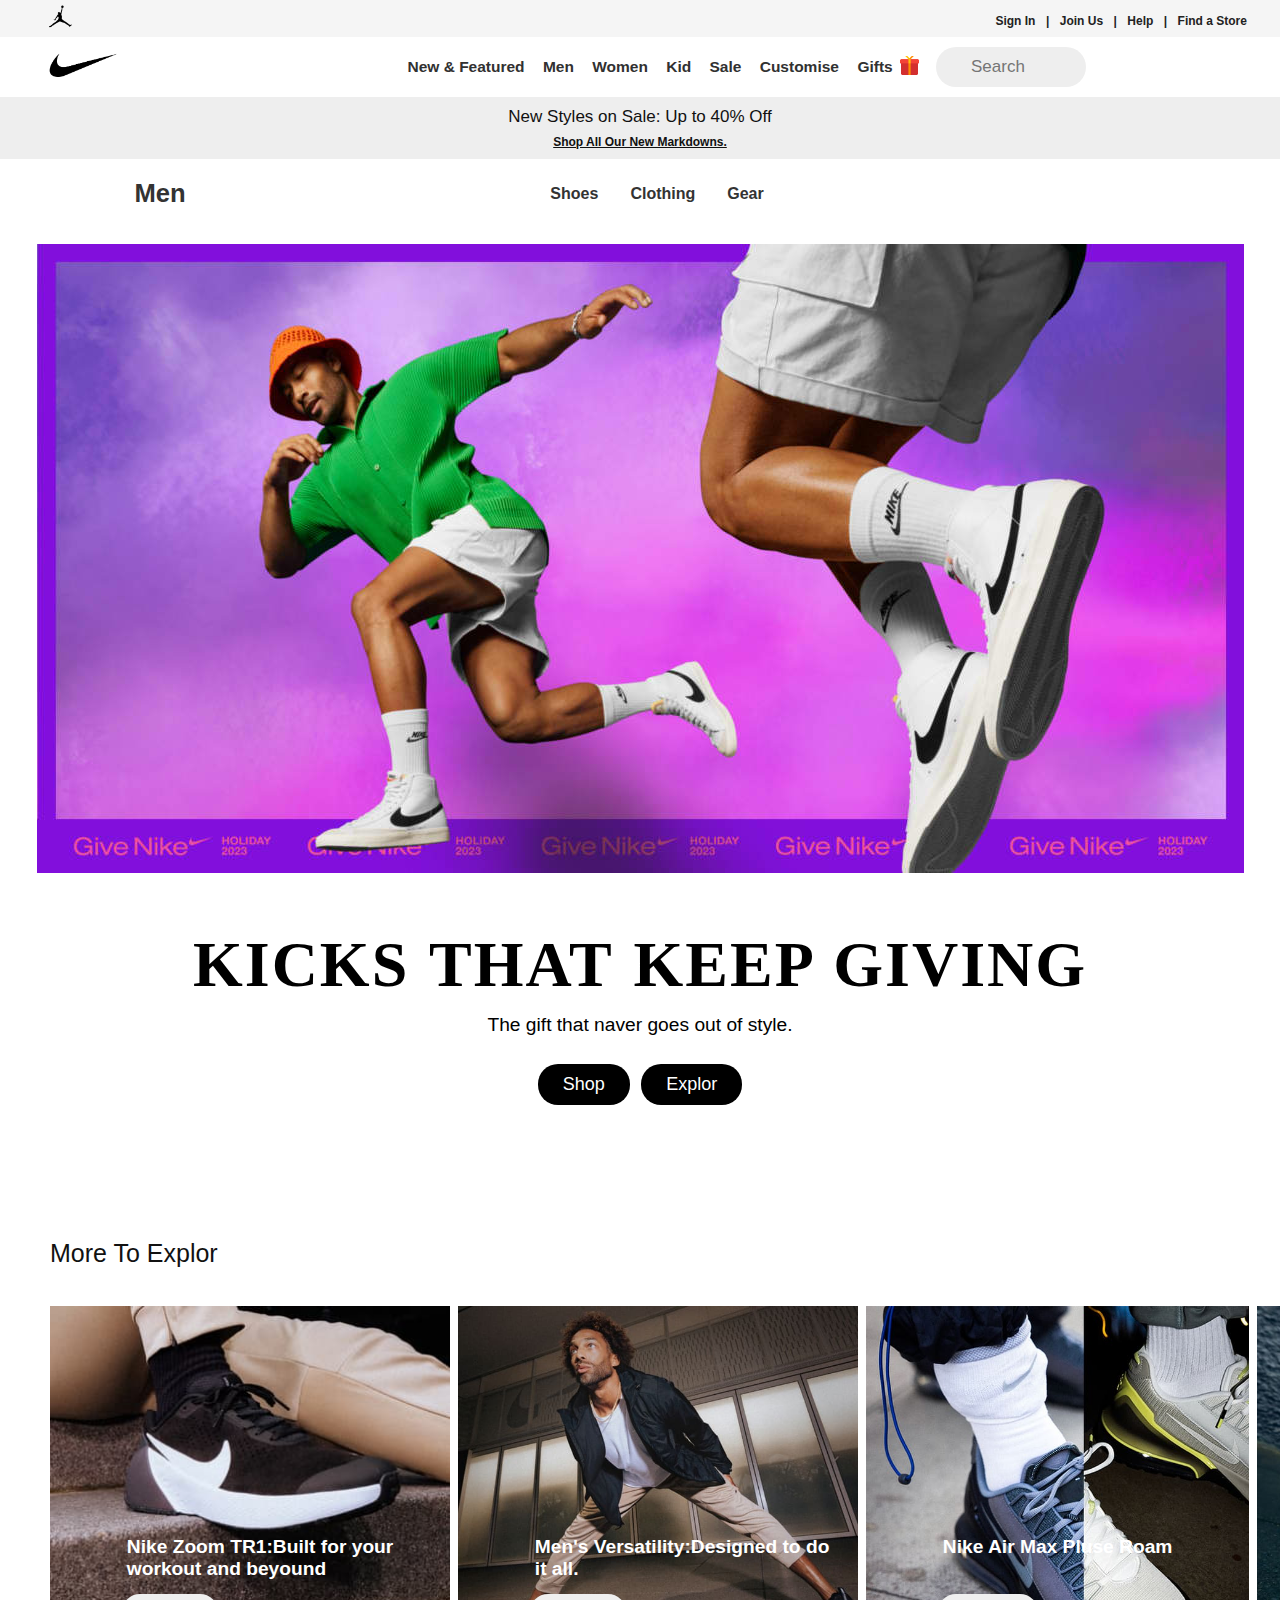
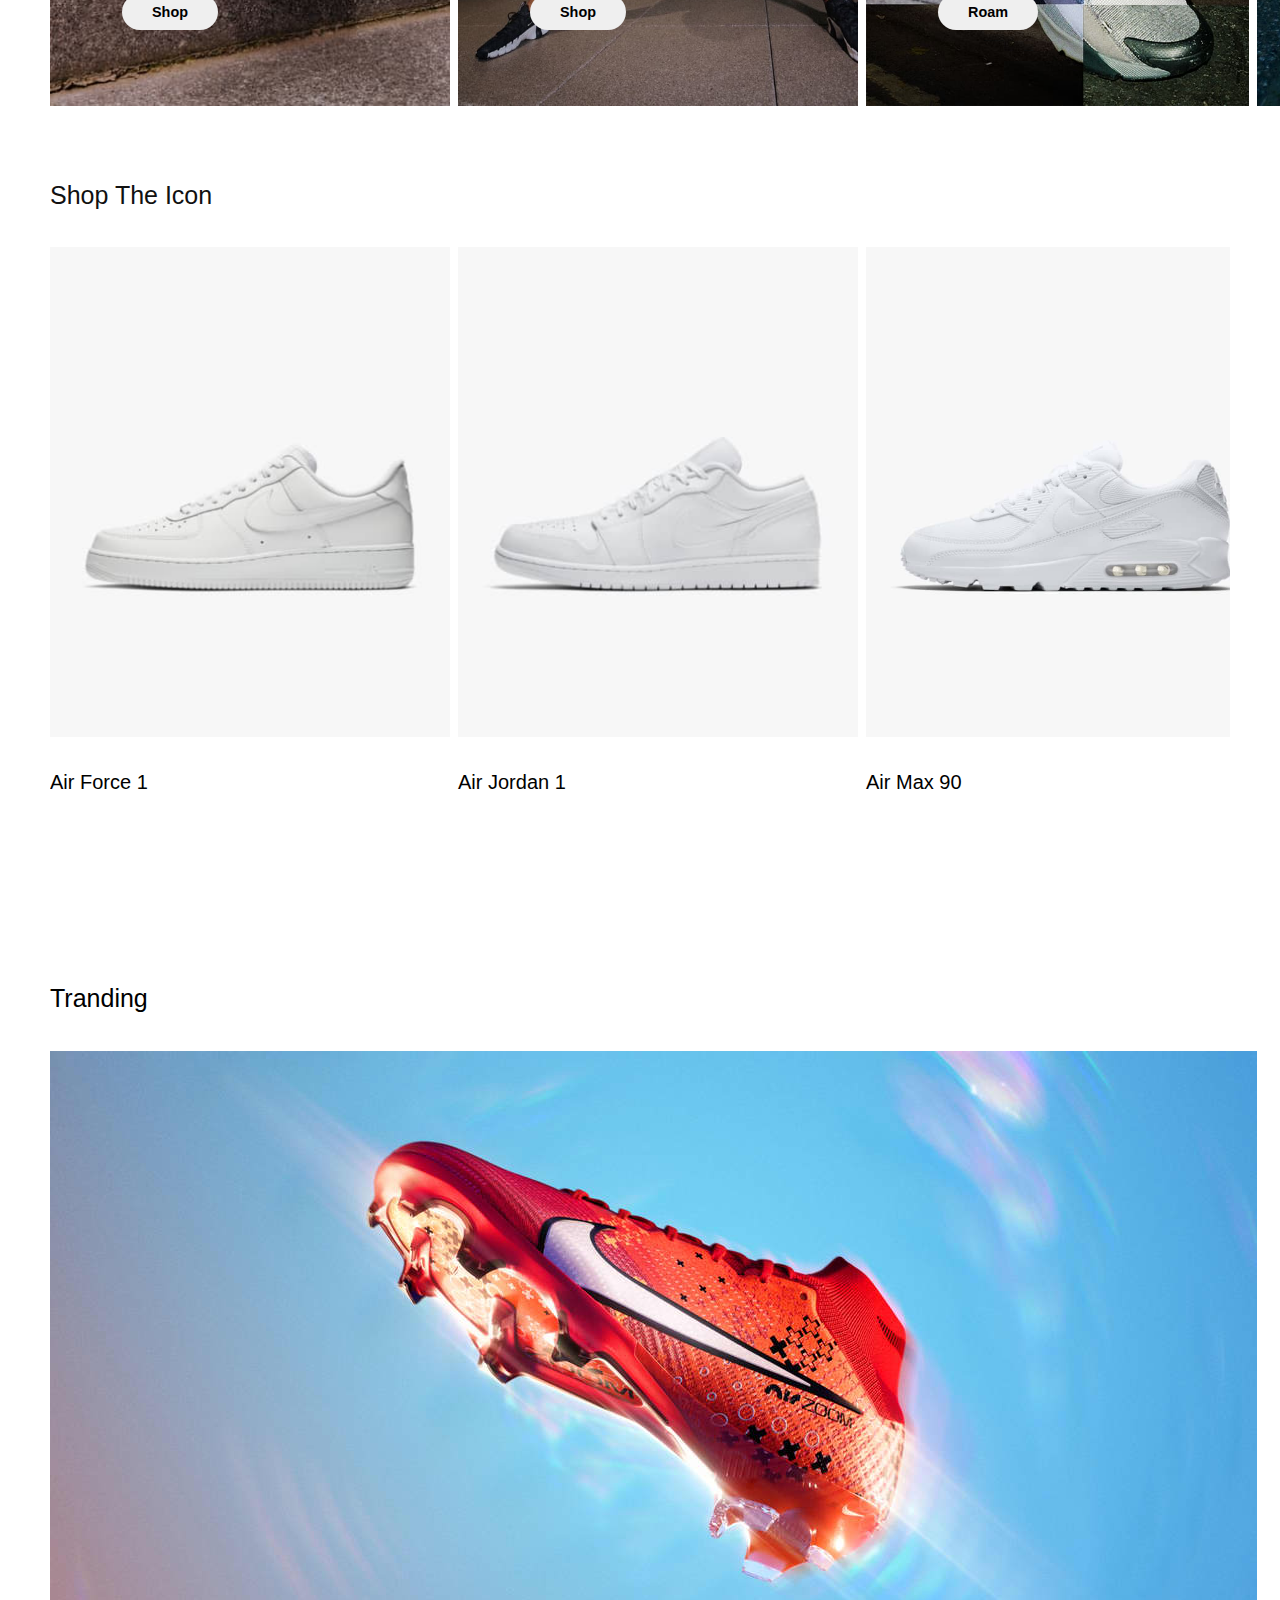
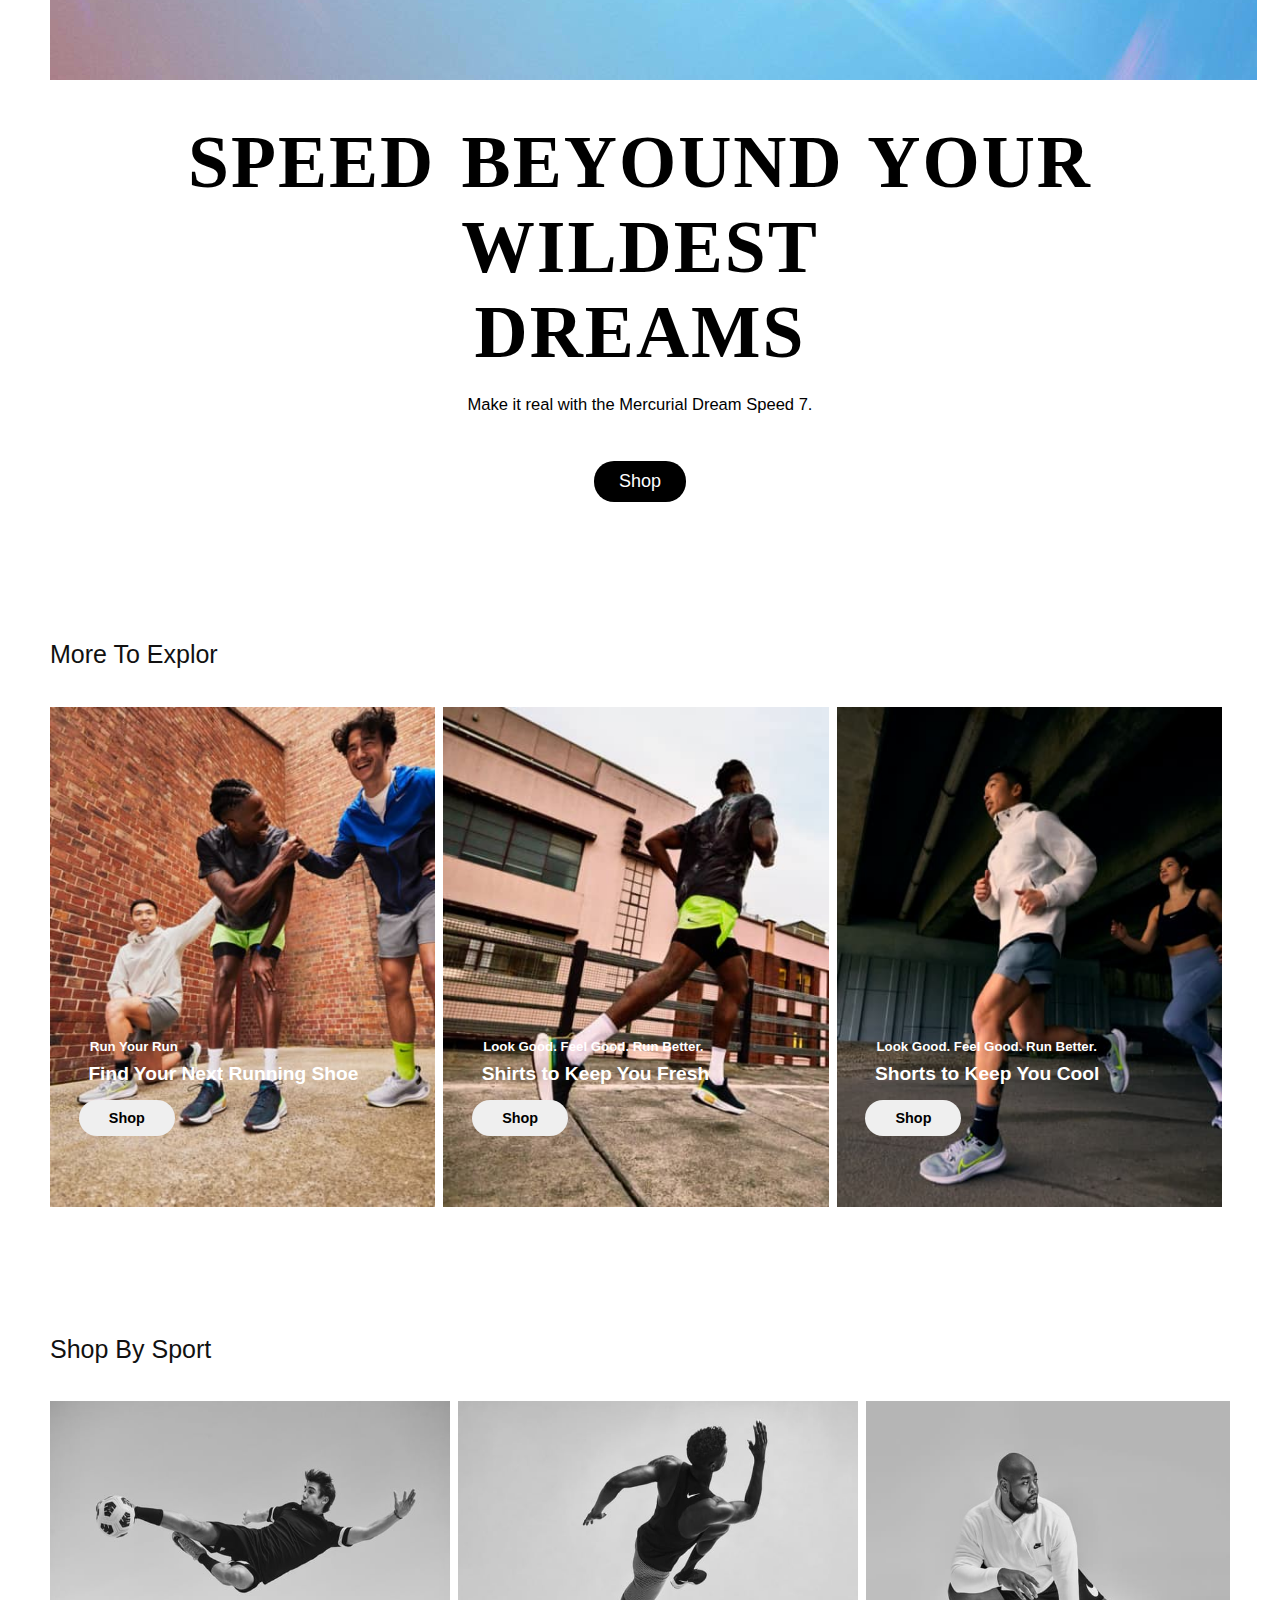
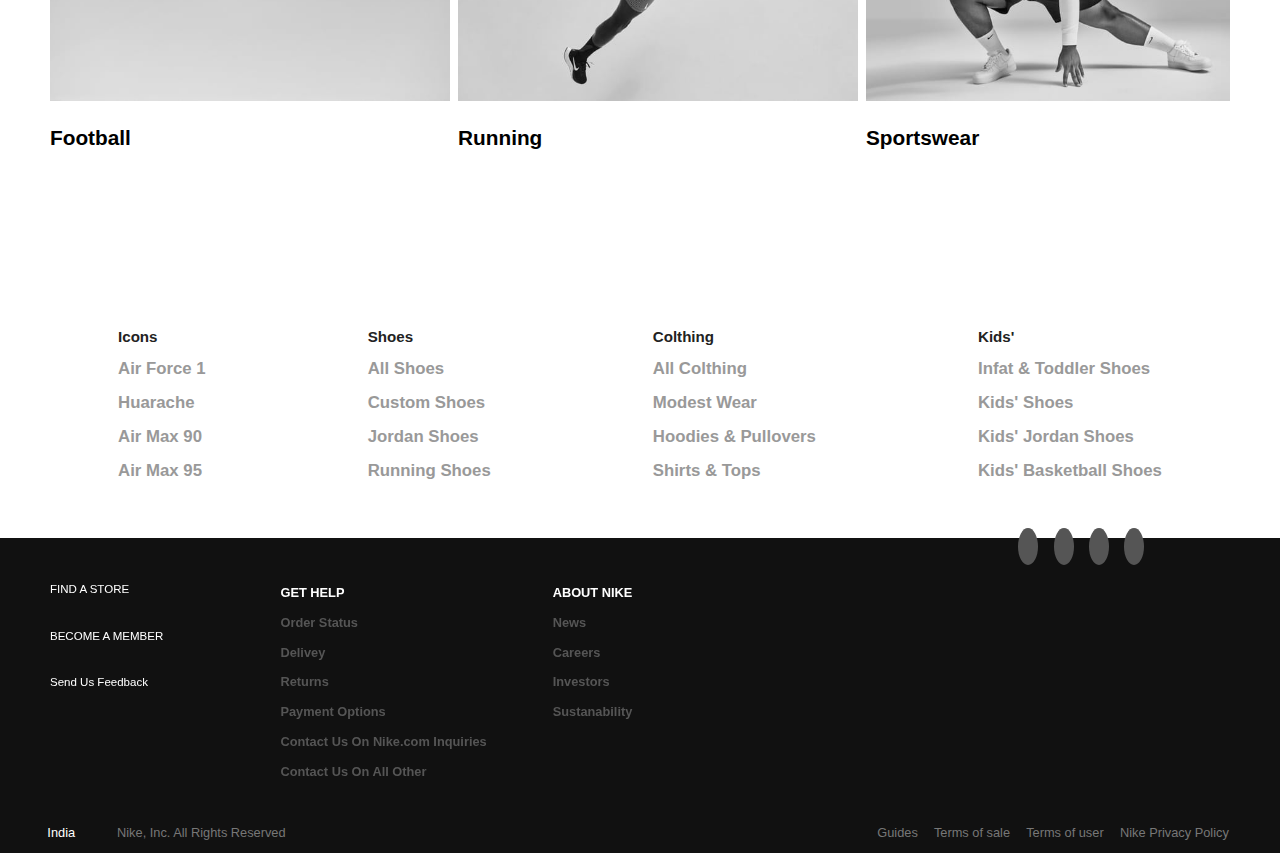
<file: men.html>
<!DOCTYPE html>
<html lang="en">
<head>
    <meta charset="UTF-8">
    <meta name="viewport" content="width=device-width, initial-scale=1.0">
    <link rel="stylesheet" href="https://cdnjs.cloudflare.com/ajax/libs/font-awesome/6.4.2/css/all.min.css" integrity="sha512-z3gLpd7yknf1YoNbCzqRKc4qyor8gaKU1qmn+CShxbuBusANI9QpRohGBreCFkKxLhei6S9CQXFEbbKuqLg0DA==" crossorigin="anonymous" referrerpolicy="no-referrer" />
    <link rel="stylesheet" href="style.css">
    <title>Men's Shoes, Clothing & Accessroies. Nike IN</title>
</head>
<body>
    <!-- Top head nav -->
    <nav>
        <img src="assets/jordan.png" alt="" width="25" height="25">
        <a href="signin.html" target="_blank">Sign In</a>
        <a href="#">|</a>
        <a href="https://www.nike.com/in/membership" target="_blank">Join Us</a>
        <a href="#">|</a>
        <a href="#">Help</a>
        <a href="#">|</a>
        <a href="#">Find a Store</a>
    </nav>
    <!-- Top head nav end -->
    <!-- 2nd main navigarion bar -->
    
    <div class="navbar nav" style="position: relative; z-index: 1;">
        <div class="navigation">
            <div class="nikelogo">
                <a href="index.html"><img src="assets/nike.png" alt="" class="nike" ></a>
            </div>
            <a id="new_featured" href="#">New & Featured
                <table class="table">
                    <tr class="new_head">
                        <td>New & Featured</td>
                        <td>Shop Icons</td>
                        <td>New For Men</td>
                        <td>New For Women</td>
                        <td>New For Kid</td>
                    </tr>
                    <tr>
                        <td><a href="https://www.nike.com/in/w/new-3n82y">New Arrivals</a></td>
                        <td><a href="https://www.nike.com/in/w/air-force-1-shoes-5sj3yzy7ok">Air Foruce 1</a></td>
                        <td><a href="https://www.nike.com/in/w/new-mens-shoes-3n82yznik1zy7ok">Shoes</a></td>
                        <td><a href="https://www.nike.com/in/w/new-womens-shoes-3n82yz5e1x6zy7ok">Shoes</a></td>
                        <td><a href="https://www.nike.com/in/w/new-kids-shoes-3n82yzv4dhzy7ok">Shoes</a></td>
                    </tr>
                    <tr>
                        <td><a href="https://www.nike.com/in/w/new-3n82y">Latest Shoes</a></td>
                        <td><a href="https://www.nike.com/in/w/jordan-1-shoes-aj85gzy7ok">Air Jordan 1</a></td>
                        <td><a href="https://www.nike.com/in/w/new-mens-clothing-3n82yz6ymx6znik1">Clothing</a></td>
                        <td><a href="https://www.nike.com/in/w/new-womens-clothing-3n82yz5e1x6z6ymx6">Clothing</a></td>
                        <td><a href="https://www.nike.com/in/w/new-kids-clothing-3n82yz6ymx6zv4dh">Clothing</a></td>
                    </tr>
                    <tr>
                        <td><a href="https://www.nike.com/in/w/new-clothing-3n82yz6ymx6">Latest Clothing</a></td>
                        <td><a href="https://www.nike.com/in/w/air-max-a6d8h">Air Max</a></td>
                        <td><a href="https://www.nike.com/in/w/new-mens-accessories-equipment-3n82yzawwpwznik1">Assessories</a></td>
                        <td><a href="https://www.nike.com/in/w/new-womens-accessories-equipment-3n82yz5e1x6zawwpw">Assessories</a></td>
                        <td><a href="https://www.nike.com/in/w/new-kids-accessories-equipment-3n82yzawwpwzv4dh">Assessories</a></td>
                    </tr>
                    <tr>
                        <td><a href="https://www.nike.com/in/launch">SNKRS Launch Celendar</a></td>
                        <td><a href="https://www.nike.com/in/w/dunk-shoes-90aohzy7ok">Dunk</a></td>
                        <td><a href="https://www.nike.com/in/w/new-mens-3n82yznik1">Shop All New</a></td>
                        <td><a href="https://www.nike.com/in/w/new-womens-3n82yz5e1x6">Shop All New</a></td>
                        <td><a href="https://www.nike.com/in/w/new-kids-3n82yzv4dh">Shop All New</a></td>
                    </tr>
                    <tr>
                        <td><a href="https://www.nike.com/in/w/snkrs-exclusives-358n">Get 'Em in SNKRS</a></td>
                        <td><a href="https://www.nike.com/in/w/cortez-byfx">Cortez</a></td>
                    </tr>
                    <tr>
                        <td><a href="https://www.nike.com/in/nike-by-you">Customise with Nike By You</a></td>
                        <td><a href="https://www.nike.com/in/w/blazer-shoes-9gw3azy7ok">Blazer</a></td>
                    </tr>
                    <tr>
                        <td><a href="https://www.nike.com/in/w/best-76m50">Bestseller</a></td>
                        <td><a href="https://www.nike.com/in/w/pegasus-shoes-8nexhzy7ok">Pagesus</a></td>
                    </tr>
                    <tr>
                        <td><a href="https://www.nike.com/in/w/member-access-4lbty">Member Exclusive</a></td>
                    </tr>
                    <tr>
                        <td><a href="https://www.nike.com/in/w/lower-price-shoes-915cuzy7ok">Top Kicks Under 8000.00</a></td>
                    </tr>
                </table>
            </a>
            <a id="new_men" href="men.html">Men
                <table class="table" align="center" border="0">
                    <tr class="new_head">
                        <td>Featured</td>
                        <td>Shop</td>
                        <td>Colthing</td>
                        <td>Shop by Sport</td>
                    </tr>
                    <tr>
                        <td>New Releases</td>
                        <td>All Shoes</td>
                        <td>All Clothing</td>
                        <td>Running</td>
                    </tr>
                    <tr>
                        <td>Bestseller</td>
                        <td>Newest Sneakers</td>
                        <td>Top and T-Shirts</td>
                        <td>Basketball</td>
                    </tr>
                    <tr>
                        <td>Member Exclisive</td>
                        <td>Jordan</td>
                        <td>Shorts</td>
                        <td>Football</td>
                    </tr>
                    <tr>
                        <td>Retro Running</td>
                        <td>Running</td>
                        <td>Hoodies and Sweatshirts</td>
                        <td>Tennis</td>
                    </tr>
                    <tr>
                        <td>Customise with Nike By You</td>
                        <td>Gym and Training</td>
                        <td>Jackets and Gilets</td>
                        <td>Gym and Training</td>
                    </tr>
                    <tr>
                        <td>Sale</td>
                        <td>Basketball</td>
                        <td>Jerseys and Kits</td>
                        <td>Yoga</td>
                    </tr>
                    <tr>
                        <td>Sustainable Matrials</td>
                        <td colspan="3">Sandals and Sldes</td>
                    </tr>
                    <tr>
                        <td rowspan="1"></td>
                        <td>Last Size Available</td>
                        <td style="color: #333; font-size: 16px; padding-bottom: 20px;">Assessories and Equipment</td>
                        <td style="color: #333; font-size: 16px; padding-bottom: 20px;">Shop By Brand</td>
                    </tr>
                        <td style="color: #333; font-size: 16px; padding-bottom: 20px;">Jordan</td>
                        <td>Customise with Nike By You</td>
                        <td>All Accessories and Equipment</td>
                        <td>Nike Sportswear</td>
                    <tr>
                    </tr>
                    <tr>
                        <td>All Jordan</td>
                        <td>Top Picks Under 8000.00</td>
                        <td>Bags and Backpacks</td>
                        <td>NikeLab</td>
                    </tr>
                    <tr>
                        <td>New Jordan</td>
                        <td rowspan="5"></td>
                        <td>Socks</td>
                        <td>Nike By You</td>
                    </tr>
                    <tr>
                        <td>Jordan Shoes</td>
                        <td>Hats and Headwear</td>
                        <td>Jordan</td>
                    </tr>
                    <tr>
                        <td>Jordan Clothing</td>
                        <td rowspan="3"></td>
                        <td>ACG</td>
                    </tr>                    
                    <tr>
                        <td>NBA</td>
                        <td>Jordan Basketball</td>
                    </tr>                    
                    <tr>
                        <td>Jordan LifeStyle</td>
                        <td>Nike SB</td>
                    </tr>                    
                </table>
            </a>
            <a id="new_women" href="https://www.nike.com/in/women" target="_blank">Women
                <table class="table" align="center" border="0">
                    <tr class="new_head">
                        <td>Featured</td>
                        <td>Shop</td>
                        <td>Colthing</td>
                        <td>Shop by Sport</td>
                    </tr>
                    <tr>
                        <td>New Releases</td>
                        <td>All Shoes</td>
                        <td>All Clothing</td>
                        <td>Yoga</td>
                    </tr>
                    <tr>
                        <td>Bestseller</td>
                        <td>Newest Sneakers</td>
                        <td>Performance Essentials</td>
                        <td>Running</td>
                    </tr>
                    <tr>
                        <td>Member Exclisive</td>
                        <td>Platform Sneakers</td>
                        <td>Tops and T-Shirts</td>
                        <td>Gym and Training</td>
                    </tr>
                    <tr>
                        <td>Jordan</td>
                        <td>Lifestyle</td>
                        <td>Sports Bras</td>
                        <td>Basketball</td>
                    </tr>
                    <tr>
                        <td>Retro Running</td>
                        <td>Jordan</td>
                        <td>Pants and Leggings</td>
                        <td>Tennis</td>
                    </tr>
                    <tr>
                        <td>Bra and Legging Duos</td>
                        <td>Running</td>
                        <td>Shorts</td>
                        <td>Golf</td>
                    </tr>
                    <tr>
                        <td>Sale</td>
                        <td>Sandals and Sldes</td>
                        <td>Jackets and Gilets</td>
                        <td>Skateboarding</td>
                    </tr>
                    <tr>
                        <td>Find Your Feel - Nike</td>
                        <td>Basketball</td>
                        <td colspan="2">Skrits and Dresses</td>
                    </tr>
                    <tr>
                        <td>Leggings</td>
                        <td>Football</td>
                        <td>Modest Wear</td>
                        <td style="color: #333; font-size: 16px; padding-bottom: 20px;">Shop By Brand</td>
                    </tr>
                    <tr>
                        <td>Running Shoes Finder</td>
                        <td>Last Sizes Available</td>
                        <td>Nike Meternity</td>
                        <td>Nike Sportswear</td>
                    </tr>
                    <tr>
                        <td>Sustainable Meterials</td>
                        <td>Customise with Nike By You</td>
                        <td>Plus Size</td>
                        <td>NikeLab</td>
                    </tr>
                    <tr>
                        <td rowspan="6"></td>
                        <td colspan="2">Top Picks Under 8000.00</td>
                        <td>Nike By You</td>
                    </tr>
                    <tr>
                        <td rowspan="5"></td>
                        <td style="color: #333; font-size: 16px; padding-bottom: 20px;">Assessories and Equipment</td>
                        <td>Jordan</td>
                    </tr>                    
                    <tr>
                        <td>All Accessories and Equipment</td>
                        <td>ACG</td>
                    </tr>                    
                    <tr>
                        <td>Bags and Backpacks</td>
                        <td>Nike SB</td>
                    </tr>
                    <tr>
                        <td>Socks</td>
                    </tr>                 
                    <tr>
                        <td>Hats and Headwear</td>
                    </tr>                 
                </table>
            </a>
            <a id="new_kid" href="https://www.nike.com/in/kids" target="_blank">Kid
                <table class="table" align="center" border="0">
                    <tr class="new_head">
                        <td>Featured</td>
                        <td>Boys' Shoes</td>
                        <td>Girls' Shoes</td>
                        <td>Accessories and Equipment</td>
                    </tr>
                    <tr>
                        <td>New Releases</td>
                        <td>All Shoes</td>
                        <td>All Shoes</td>
                        <td>All Accessories and Equipment</td>
                    </tr>
                    <tr>
                        <td>Newest Sneakers</td>
                        <td>Older Boys (7 - 14 years)</td>
                        <td>Older Girls (7 - 14 years)</td>
                        <td>Bags and Backpacks</td>
                    </tr>
                    <tr>
                        <td>Easy On & Off</td>
                        <td>Younger Boys (7 - 14 years)</td>
                        <td>Younger Girls (7 - 14 years)</td>
                        <td>Socks</td>
                    </tr>
                    <tr>
                        <td>Member Exclusive</td>
                        <td>Bebies and Toddlers (0 - 4 years)</td>
                        <td>Bebies and Toddlers (0 - 4 years)</td>
                        <td>Hats and Headwear</td>
                    </tr>
                    <tr>
                        <td>Jordan</td>
                        <td>Lifesyle</td>
                        <td>Lifesyle</td>
                    </tr>
                    <tr>
                        <td>Last Sizes Available</td>
                        <td>Jordan</td>
                        <td>Jordan</td>
                        <td style="color: #333; font-size: 16px; padding-bottom: 20px;">Shop By Brand</td>
                    </tr>
                    <tr>
                        <td>Bags and Backpacks</td>
                        <td>Running</td>
                        <td>Running</td>
                        <td>Football</td>
                    </tr>
                    <tr>
                        <td>Sale</td>
                        <td>Football</td>
                        <td>Football</td>
                        <td>Running</td>
                    </tr>
                    <tr>
                        <td rowspan="1"></td>
                        <td>Sandals and Slides</td>
                        <td>Sandals and Slides</td>
                        <td>Basketball</td>
                    </tr>
                    <tr>
                        <td colspan="3" style="color: #333; font-size: 16px; padding-bottom: 20px;">Kids By Age</td>
                        <td>Gym and Training</td>
                    </tr>
                    <tr>
                        <td>Older Kids (7 - 14 years)</td>
                        <td style="color: #333; font-size: 16px; padding-bottom: 20px;">Boys' Clothing</td>
                        <td style="color: #333; font-size: 16px; padding-bottom: 20px;">Girls' Clothing</td>
                        <td>Tennis</td>
                    </tr>
                    <tr>
                        <td rowspan="3">Babies & Toddlers (0 - 4 years)</td>
                        <td>Hoodies and Sweatshirts</td>
                        <td>Sports Bras</td>
                    </tr>
                    <tr>
                        <td>Pants and Leggings</td>
                        <td>Pants and Leggings</td>
                    </tr>                    
                    <tr>
                        <td>Shorts</td>
                        <td colspan="">Shorts</td>
                    </tr>                    
                    <tr>
                        <td>All Boys' Clothing</td>
                        <td>All Girlss' Clothing</td>
                    </tr>                
                </table>
            </a>
            <a id="new_sale" href="sale.html">Sale
                <table class="table">
                    <tr class="new_head">
                        <td>Sale</td>
                        <td>Men's Sale</td>
                        <td>Women's Sale</td>
                        <td>Kids' Sale</td>
                    </tr>
                    <tr>
                        <td>Shop All Sale</td>
                        <td>Shoes</td>
                        <td>Shoes</td>
                        <td>Shoes</td>
                    </tr>
                    <tr>
                        <td>Shoes Sale</td>
                        <td>Clothing</td>
                        <td>Clothing</td>
                        <td>Clothing</td>
                    </tr>
                    <tr>
                        <td>Clothing Sale</td>
                    </tr>
                    <tr>
                        <td>Sale</td>
                    </tr>
                </table>
            </a>
            <a id="new_customise" href="customise.html">Customise</a>
            <a id="new_gift" href="gift.html">Gifts <img src="assets/gift.png" alt="" width="25x" height="25px" class="navlist"></a>
                <div class="search">
                    <i class="fa-solid fa-magnifying-glass"></i>
                    <input type="search" placeholder="Search">
                </div>
                <i class="fa-regular fa-heart"></i>
                <i class="fa-solid fa-cart-shopping"></i>
            </div>  
        </div>
    </div>
        <!-- 2nd main navigarion bar end -->
        <!-- Offer text slider  -->
    <a href="#">
    <div class="slider">
        <a class="offer1" href="">New Styles on Sale: Up to 40% Off</a>
            <a class="offer2" href="">Shop All Our New Markdowns.</a> 
        </div>
    <!-- Offer text slider end  -->
    <!-- Sub navigation bar  -->
    <a href="#" >
        <div class="sub_navbar" id="men" style="position: sticky; top: 0;">
            <h1><a href="customise.html">Men</h1></a>
            <a href="https://www.nike.com/in/w/mens-shoes-nik1zy7ok">Shoes</a>
            <a href="https://www.nike.com/in/w/mens-clothing-6ymx6znik1">Clothing</a>
            <a href="https://www.nike.com/in/w/mens-accessories-equipment-awwpwznik1">Gear</a>
        </div>
    </a>
    <!-- Sub navigation bar end -->
    <a href="gift.html">
        <div class="imghead">
            <img src="assets/men-s-shoes-clothing-accessories.jpeg" alt="" style="margin-top: 1em;">
            <h1>KICKS THAT KEEP GIVING</h1>
            <p>The gift that naver goes out of style.</p>
            <a href="#"><button class="btn shop">Shop</button></a>
            <a href="#"><button class="btn explor">Explor</button></a>
        </div>
    </a>
    

        <a href="#">
            <div class="featuredsection toomore">
                <div class="featured moreto">
                    <p>More To Explor</p>
                </div>
                <a href="#">
                    <div class="explorto">
                        <a href="https://www.nike.com/in/w/mens-training-gym-shoes-58jtoznik1zy7ok">
                            <div class="explorimg1">
                                <p>Nike Zoom TR1:Built for your <br> workout and beyound</p>
                                <a href="https://www.nike.com/in/w/mens-training-gym-shoes-58jtoznik1zy7ok"><button class="bt">Shop</button></a>
                            </div>
                        </a>
                        <a href="https://www.nike.com/in/w/mens-versatile-3v5bvznik1">
                            <div class="explorimg2">
                                <p>Men's Versatility:Designed to do <br> it all.</p>
                                <a href="https://www.nike.com/in/w/mens-versatile-3v5bvznik1"><button class="bt">Shop</button></a>
                            </div>
                        </a>
                        <a href="https://www.nike.com/in/w/mens-air-max-a6d8hznik1">
                            <div class="explorimg3">
                                <p>Nike Air Max Pluse Roam</p>
                                <a href="https://www.nike.com/in/w/mens-air-max-a6d8hznik1"><button class="bt roam">Roam</button></a>
                            </div>
                        </a>
                        <a href="https://www.nike.com/in/w/mens-pegasus-8nexhznik1">
                            <div class="explorimg4">
                                <p>Nike Zoom TR1:Built for </p>
                                <a href="https://www.nike.com/in/w/mens-pegasus-8nexhznik1"><button class="bt roam">Shop</button></a>
                            </div>
                        </a>
                    </div>
                </a>
            </div>
        </a>

        <!-- Always Iconic -->
        <a class="attach_link" href="#">
            <div class="featuredsection">
                <div class="featured">
                    <p>Shop The Icon</p>
                </div>
                <a href="#">
                    <div class="collection shopthe">
                        <a href="https://www.nike.com/in/w/mens-air-force-1-shoes-5sj3yznik1zy7ok">
                            <div class="collection1">
                                <img src="assets/men-s-shoes-clothing-accessories 5.jpeg" alt="">
                                <p>Air Force 1</p>
                            </div>
                        </a>
                        <a href="https://www.nike.com/in/w/mens-jordan-1-shoes-aj85gznik1zy7ok">
                            <div class="collection1">
                                <img src="assets/men-s-shoes-clothing-accessories 6.jpeg" alt="">
                                <p>Air Jordan 1</p>
                            </div>
                        </a>
                        <a href="https://www.nike.com/in/w/mens-air-max-90-shoes-auqmoznik1zy7ok">
                            <div class="collection1">
                                <img src="assets/men-s-shoes-clothing-accessories 7.jpeg" alt="">
                                <p>Air Max 90</p>
                            </div>
                        </a>
                        <a href="https://www.nike.com/in/w/mens-blazer-shoes-9gw3aznik1zy7ok">
                            <div class="collection1">
                                <img src="assets/men-s-shoes-clothing-accessories 10.jpeg" alt="">
                                <p>Blazer</p>
                            </div>
                        </a>
                        <a href="https://www.nike.com/in/w/mens-air-max-plus-shoes-ahvdnznik1zy7ok">
                            <div class="collection1">
                                <img src="assets/men-s-shoes-clothing-accessories 8.jpeg" alt="">
                                <p>Air Max Plus</p>
                            </div>
                        </a>
                        <a href="https://www.nike.com/in/w/mens-air-max-95-shoes-b0mibznik1zy7ok">
                            <div class="collection1">
                                <img src="assets/men-s-shoes-clothing-accessories 9.jpeg" alt="">
                                <p>Air Max 95</p>
                            </div>
                        </a>
                    </div>
                </a>
            </div>
        </a>
        <!-- Always Iconic end -->
        <!-- The latest -->
        <a href="https://www.nike.com/in/w/mens-mercurial-4f1bznik1">
            <div class="trendig" style="margin-top: 10em;">
                <p class="trend">Tranding</p>
                <img src="assets/nike-just-do-it 4.jpg" alt="">
                <div class="trend_text">
                    <h1>SPEED BEYOUND YOUR WILDEST <br> DREAMS</h1>
                    <p>Make it real with the Mercurial Dream Speed 7.</p>
                    <a href="https://www.nike.com/in/w/mens-mercurial-4f1bznik1"><button class="btn shop">Shop</button></a>
                </div>
            </div>
            </a>
        <!-- The latest end -->

        <a href="#">
            <div class="featuredsection toomore">
                <div class="featured moreto">
                    <p>More To Explor</p>
                </div>
                <a href="#">
                    <div class="explorto toexplor pic">
                        <a href="https://www.nike.com/in/w/mens-run-your-run-shoes-83rpkznik1zy7ok">
                            <div class="explorimg1 pic1">
                                <h5>Run Your Run</h5>
                                <p>Find Your Next Running Shoe</p>
                                <a href="https://www.nike.com/in/w/mens-run-your-run-shoes-83rpkznik1zy7ok"><button class="bt ttn">Shop</button></a>
                            </div>
                        </a>
                        <a href="https://www.nike.com/in/w/mens-running-tops-37v7jz9q9kxznik1">
                            <div class="explorimg2 pic2">
                                <h5>Look Good. Feel Good. Run Better.</h5>
                                <p>Shirts to Keep You Fresh</p>
                                <a href="https://www.nike.com/in/w/mens-running-tops-37v7jz9q9kxznik1"><button class="bt ttn">Shop</button></a>
                            </div>
                        </a>
                        <a href="https://www.nike.com/in/w/mens-running-shorts-37v7jz38fphznik1">
                            <div class="explorimg3 pic3">
                                <h5>Look Good. Feel Good. Run Better.</h5>
                                <p>Shorts to Keep You Cool</p>
                                <a href="https://www.nike.com/in/w/mens-running-shorts-37v7jz38fphznik1"><button class="bt ttn">Shop</button></a>
                            </div>
                        </a>
                    </div>
                </a>
            </div>
        </a>

        <!-- Always Iconic -->
        <a href="#">
            <div class="featuredsection" style="margin: 8em 0;">
                <div class="featured">
                    <p>Shop By Sport</p>
                </div>
                <a href="#">
                    <div class="collection more">
                        <a href="https://www.nike.com/in/w/mens-football-1gdj0znik1">
                            <div id="shopthe1">
                                <img src="assets/men-s-shoes-clothing-accessories 15.jpg" alt="">
                                <p>Football</p>
                            </div>
                        </a>
                        <a href="https://www.nike.com/in/w/mens-running-37v7jznik1">
                            <div id="shopthe1">
                                <img src="assets/men-s-shoes-clothing-accessories 16.jpg" alt="">
                                <p>Running</p>
                            </div>
                        </a>
                        <a href="https://www.nike.com/in/w/mens-sportswear-43h4uznik1">
                            <div id="shopthe1">
                                <img src="assets/men-s-shoes-clothing-accessories 17.jpg" alt="">
                                <p>Sportswear</p>
                            </div>
                        </a>
                        <a href="https://www.nike.com/in/w/mens-training-gym-58jtoznik1">
                            <div id="shopthe1">
                                <img src="assets/men-s-shoes-clothing-accessories 18.jpg" alt="">
                                <p>Traning</p>
                            </div>
                        </a>
                        <a href="https://www.nike.com/in/w/mens-basketball-3glsmznik1">
                            <div id="shopthe1">
                                <img src="assets/men-s-shoes-clothing-accessories 19.jpg" alt="">
                                <p>Basketball</p>
                            </div>
                        </a>
                        <div id="shopthe1">
                            <img src="assets/men-s-shoes-clothing-accessories 20.jpg" alt="">
                            <p>Tennis</p>
                        </div>
                        <div id="shopthe1">
                            <img src="assets/men-s-shoes-clothing-accessories 21.jpg" alt="">
                            <p>Skateboarding</p>
                        </div>
                    </div>
                </a>
            </div>
        </a>
        <!-- Always Iconic end -->

        <!-- Susggestion link -->
        <div class="tabl" align="center">
            <table>
                <tr class="trhead">
                    <td>Icons</td>
                    <td>Shoes</td>
                    <td>Colthing</td>
                    <td>Kids'</td>
                </tr>
                <tr>
                    <td><a href="https://www.nike.com/in/w/air-force-1-shoes-5sj3yzy7ok">Air Force 1</a></td>
                    <td><a href="https://www.nike.com/in/w/shoes-y7ok">All Shoes</a></td>
                    <td><a href="https://www.nike.com/in/w/clothing-6ymx6">All Colthing</a></td>
                    <td><a href="https://www.nike.com/in/w/baby-toddlers-kids-shoes-2j488zv4dhzy7ok">Infat & Toddler Shoes</a></td>
                </tr>
                <tr>
                    <td><a href="https://www.nike.com/in/w/huarache-shoes-adlt2zy7ok">Huarache</a></td>
                    <td><a href="https://www.nike.com/in/w/nike-by-you-shoes-6ealhzy7ok">Custom Shoes</a></td>
                    <td><a href="https://www.nike.com/in/w/modest-wear-22fj5">Modest Wear</a></td>
                    <td><a href="https://www.nike.com/in/w/kids-shoes-v4dhzy7ok">Kids' Shoes</a></td>
                </tr>
                <tr>
                    <td><a href="https://www.nike.com/in/w/air-max-90-shoes-auqmozy7ok">Air Max 90</a></td>
                    <td><a href="https://www.nike.com/in/w/jordan-shoes-37eefzy7ok">Jordan Shoes</a></td>
                    <td><a href="https://www.nike.com/in/w/hoodies-sweatshirts-6rive">Hoodies & Pullovers</a></td>
                    <td><a href="https://www.nike.com/in/w/kids-jordan-shoes-37eefzv4dhzy7ok">Kids' Jordan Shoes</a></td>
                </tr>
                <tr>
                    <td><a href="https://www.nike.com/in/w/air-max-95-shoes-b0mibzy7ok">Air Max 95</a></td>
                    <td><a href="https://www.nike.com/in/w/running-shoes-37v7jzy7ok">Running Shoes</a></td>
                    <td><a href="https://www.nike.com/in/w/tops-t-shirts-9om13">Shirts & Tops</a></td>
                    <td><a href="https://www.nike.com/in/w/kids-basketball-shoes-3glsmzv4dhzy7ok">Kids' Basketball Shoes</a></td>
                </tr>
                <tr>
                    <td>Air Max 90</td>
                    <td>Jordan Shoes</td>
                    <td>Hoodies & Pullovers</td>
                    <td>Kids' Jordan Shoes</td>
                </tr>
                <tr>
                    <td>Air Force 1</td>
                    <td>All Shoes</td>
                    <td>All Colthing</td>
                    <td>Infat & Toddler Shoes</td>
                </tr>
                <tr>
                    <td>Huarache</td>
                    <td>Custom Shoes</td>
                    <td>Modest Wear</td>
                    <td>Kids' Shoes</td>
                </tr>
                <tr>
                    <td>Air Max 95</td>
                    <td>Running Shoes</td>
                    <td>Shirts & Tops</td>
                    <td>Kids' Basketball Shoes</td>
                </tr>
                <tr>
                    <td>Shoes</td>
                </tr>
            </table>
        </div>
        <!-- Susggesion link end -->
        <!-- Footer -->
        <footer>
            <div class="main_footer">
                <div class="side_footer">
                    <p>FIND A STORE</p>
                    <p>BECOME A MEMBER</p>
                    <p>Send Us Feedback</p>
                </div>
                <table class="side_footer2">
                    <tr class="footer_head">
                        <td>GET HELP</td>
                        <td>ABOUT NIKE</td>
                    </tr>
                    <tr>
                        <td>Order Status</td>
                        <td>News</td>
                    </tr>
                    <tr>
                        <td>Delivey</td>
                        <td>Careers</td>
                    </tr>
                    <tr>
                        <td>Returns</td>
                        <td>Investors</td>
                    </tr>
                    <tr>
                        <td>Payment Options</td>
                        <td>Sustanability</td>
                    </tr>
                    <tr>
                        <td>Contact Us On Nike.com Inquiries</td>
                    </tr>
                    <tr>
                        <td>Contact Us On All Other</td>
                    </tr>
                </table>
                <div class="side_footer3">
                    <a href="https://twitter.com/Nike" target="_blank"><i class="fa-brands fa-twitter"></i></a>
                    <a href="https://www.facebook.com/nike" target="_blank"><i class="fa-brands fa-facebook"></i></a>
                    <a href="https://www.youtube.com/user/nike"><i class="fa-brands fa-youtube"></i></a>
                    <a href="https://www.instagram.com/nike/"><i class="fa-brands fa-instagram"></i></a>
                </div>
            </div>
            <div class="bottem_footer">
                <p><i class="fa-solid fa-location-dot"></i><span>India</span><i class="fa-regular fa-copyright"></i> Nike, Inc. All Rights Reserved</p>
                <p>
                    <a href="#">Guides</a>               
                    <a href="https://agreementservice.svs.nike.com/us/en_us/rest/agreement?agreementType=termsOfSale&uxId=com.nike.commerce.nikedotcom.web&country=US&language=en&requestType=redirect" target="_blank">Terms of sale</a>               
                    <a href="https://agreementservice.svs.nike.com/us/en_us/rest/agreement?agreementType=termsOfUse&uxId=com.nike.commerce.nikedotcom.web&country=US&language=en&requestType=redirect" target="_blank">Terms of user</a>               
                    <a href="https://agreementservice.svs.nike.com/rest/agreement?agreementType=privacyPolicy&uxId=com.nike.commerce.nikedotcom.web&country=US&language=en&requestType=redirect" target="_blank">Nike Privacy Policy</a>               
                </p>
            </div>
        </footer>
        <!-- Footer end -->
</body>
</html>
</file>
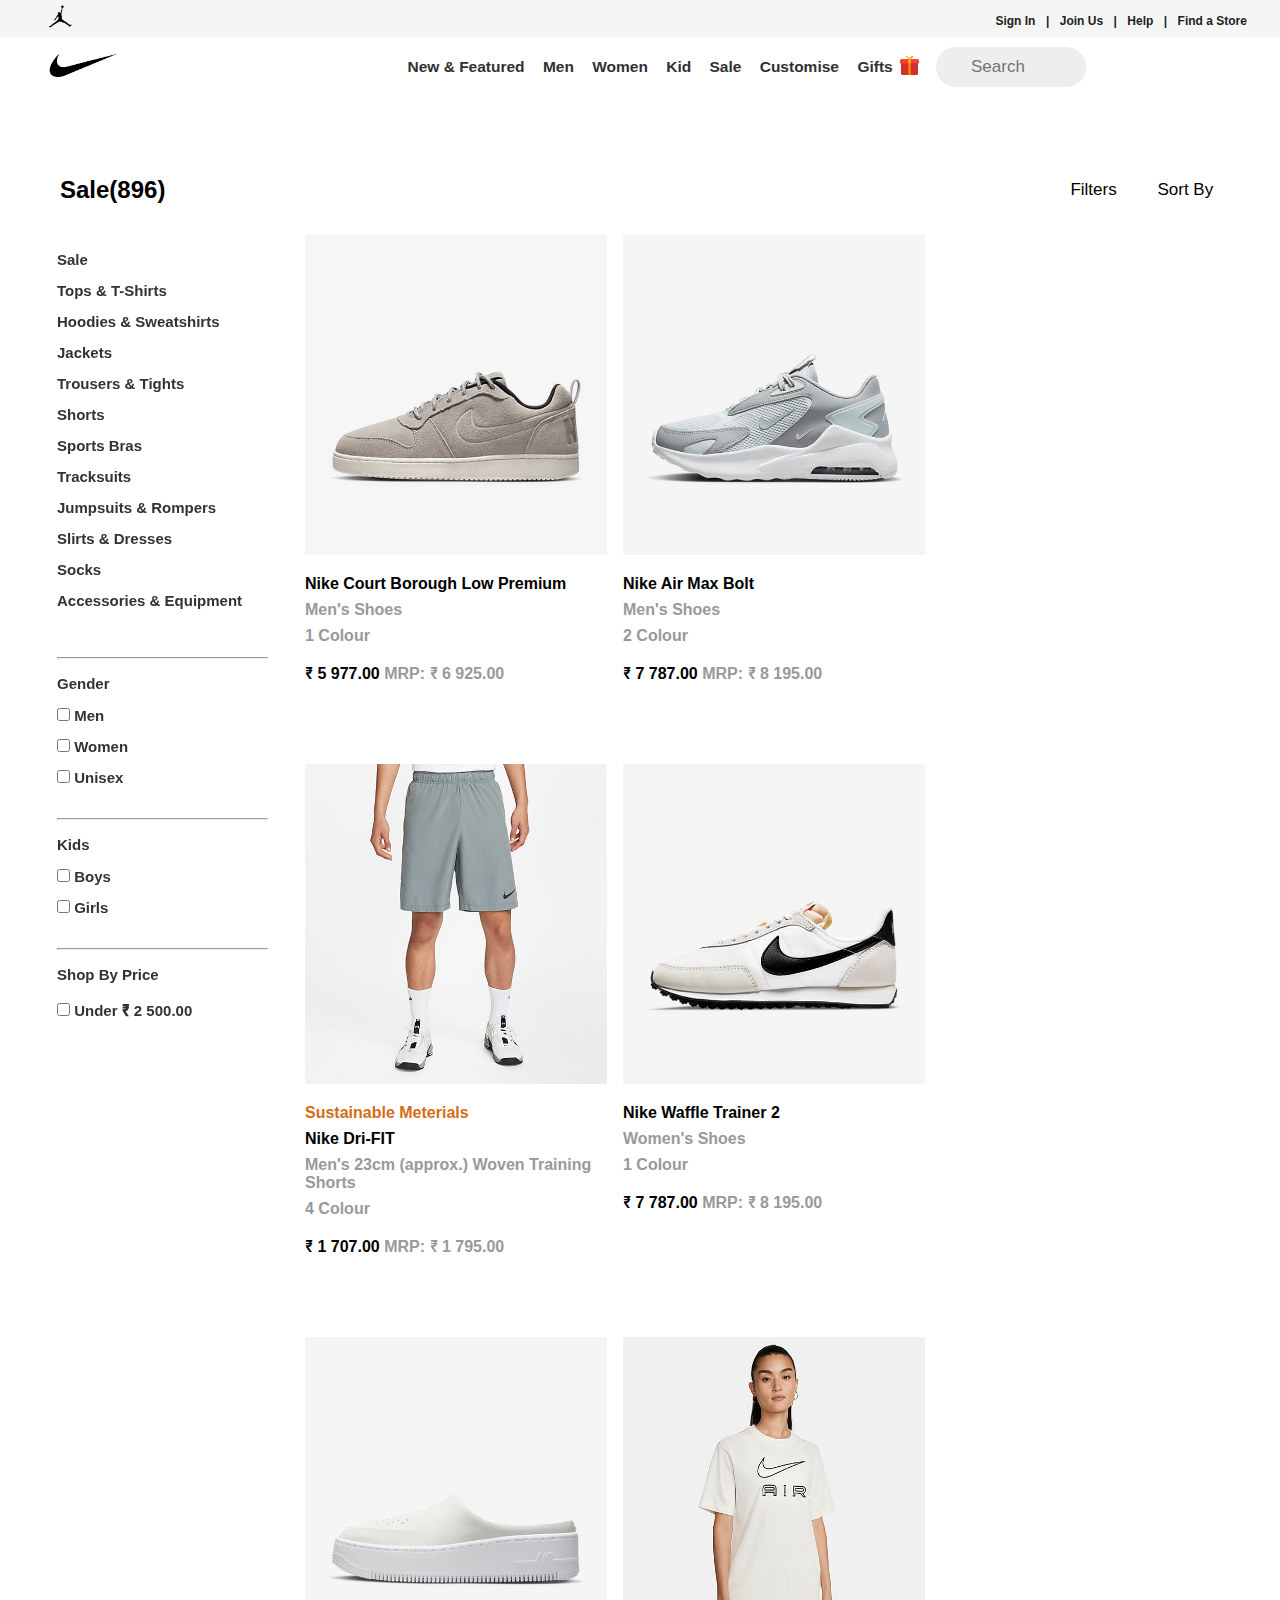
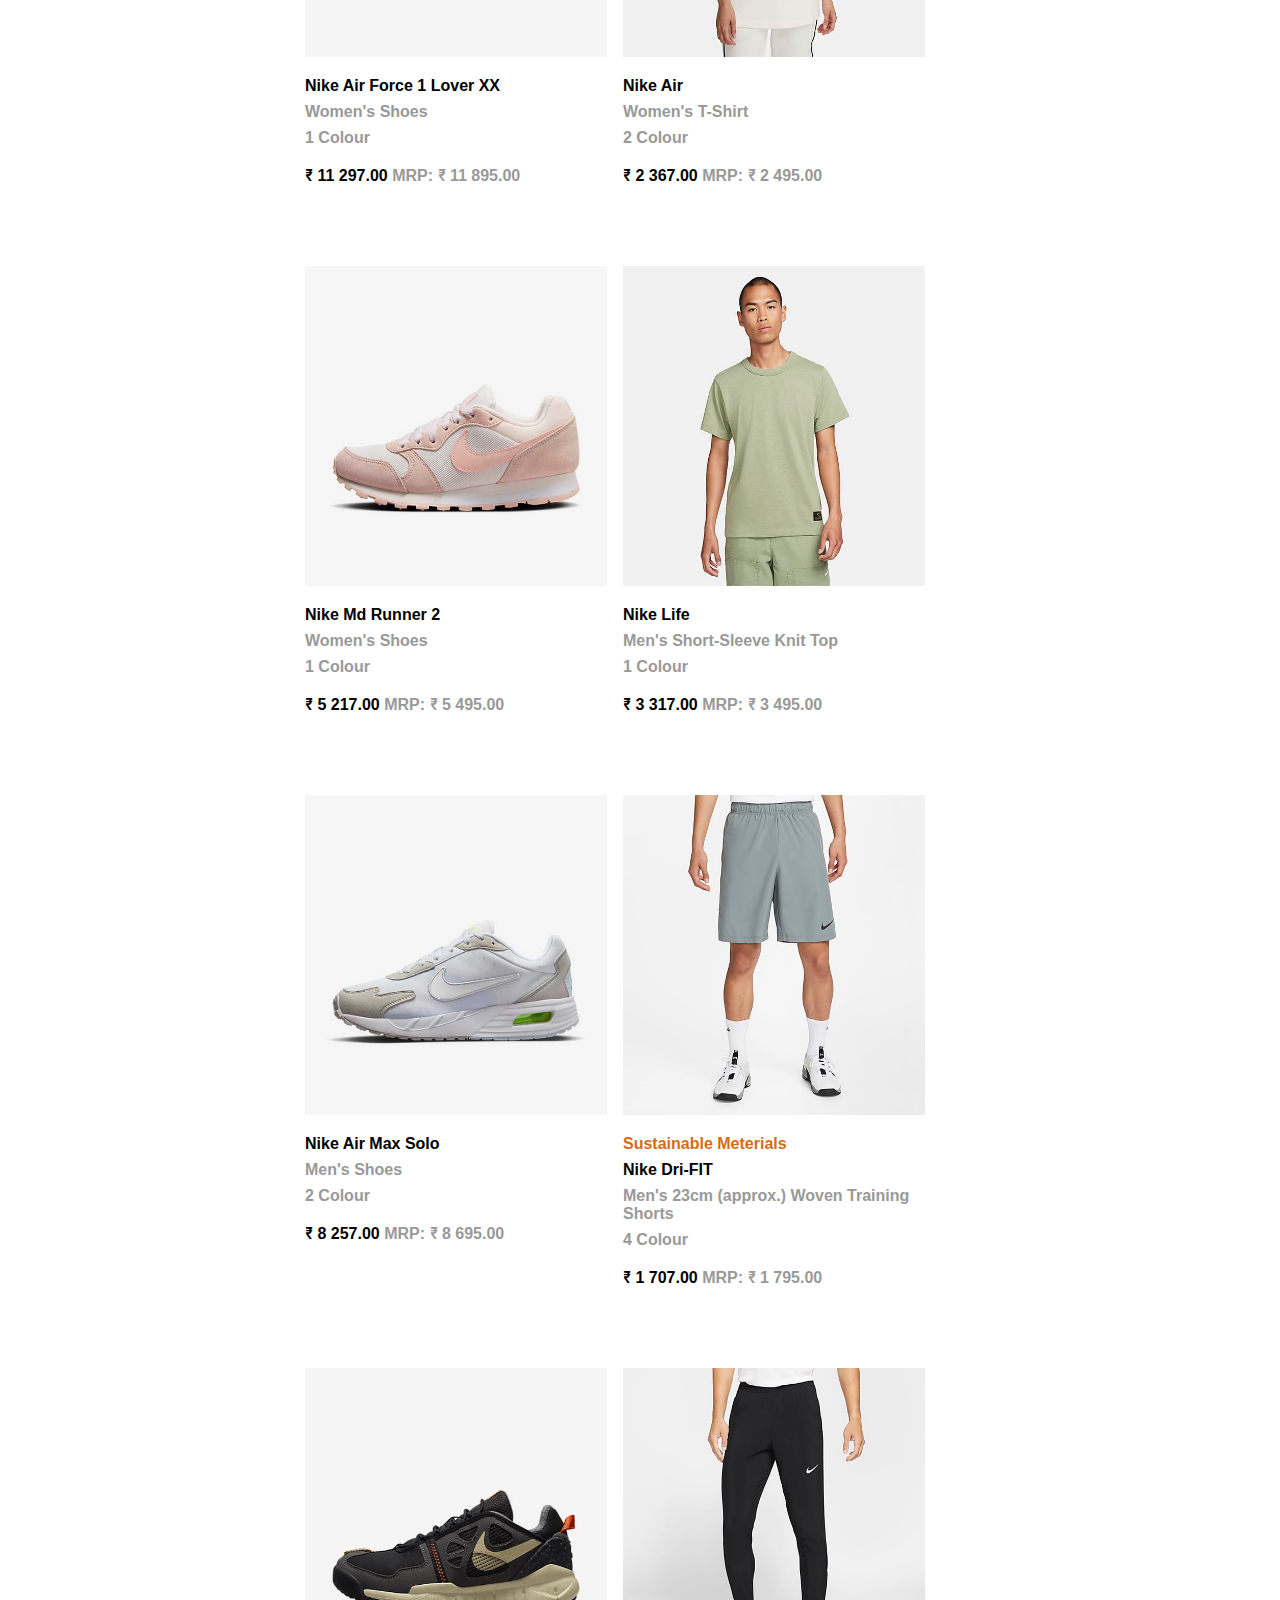
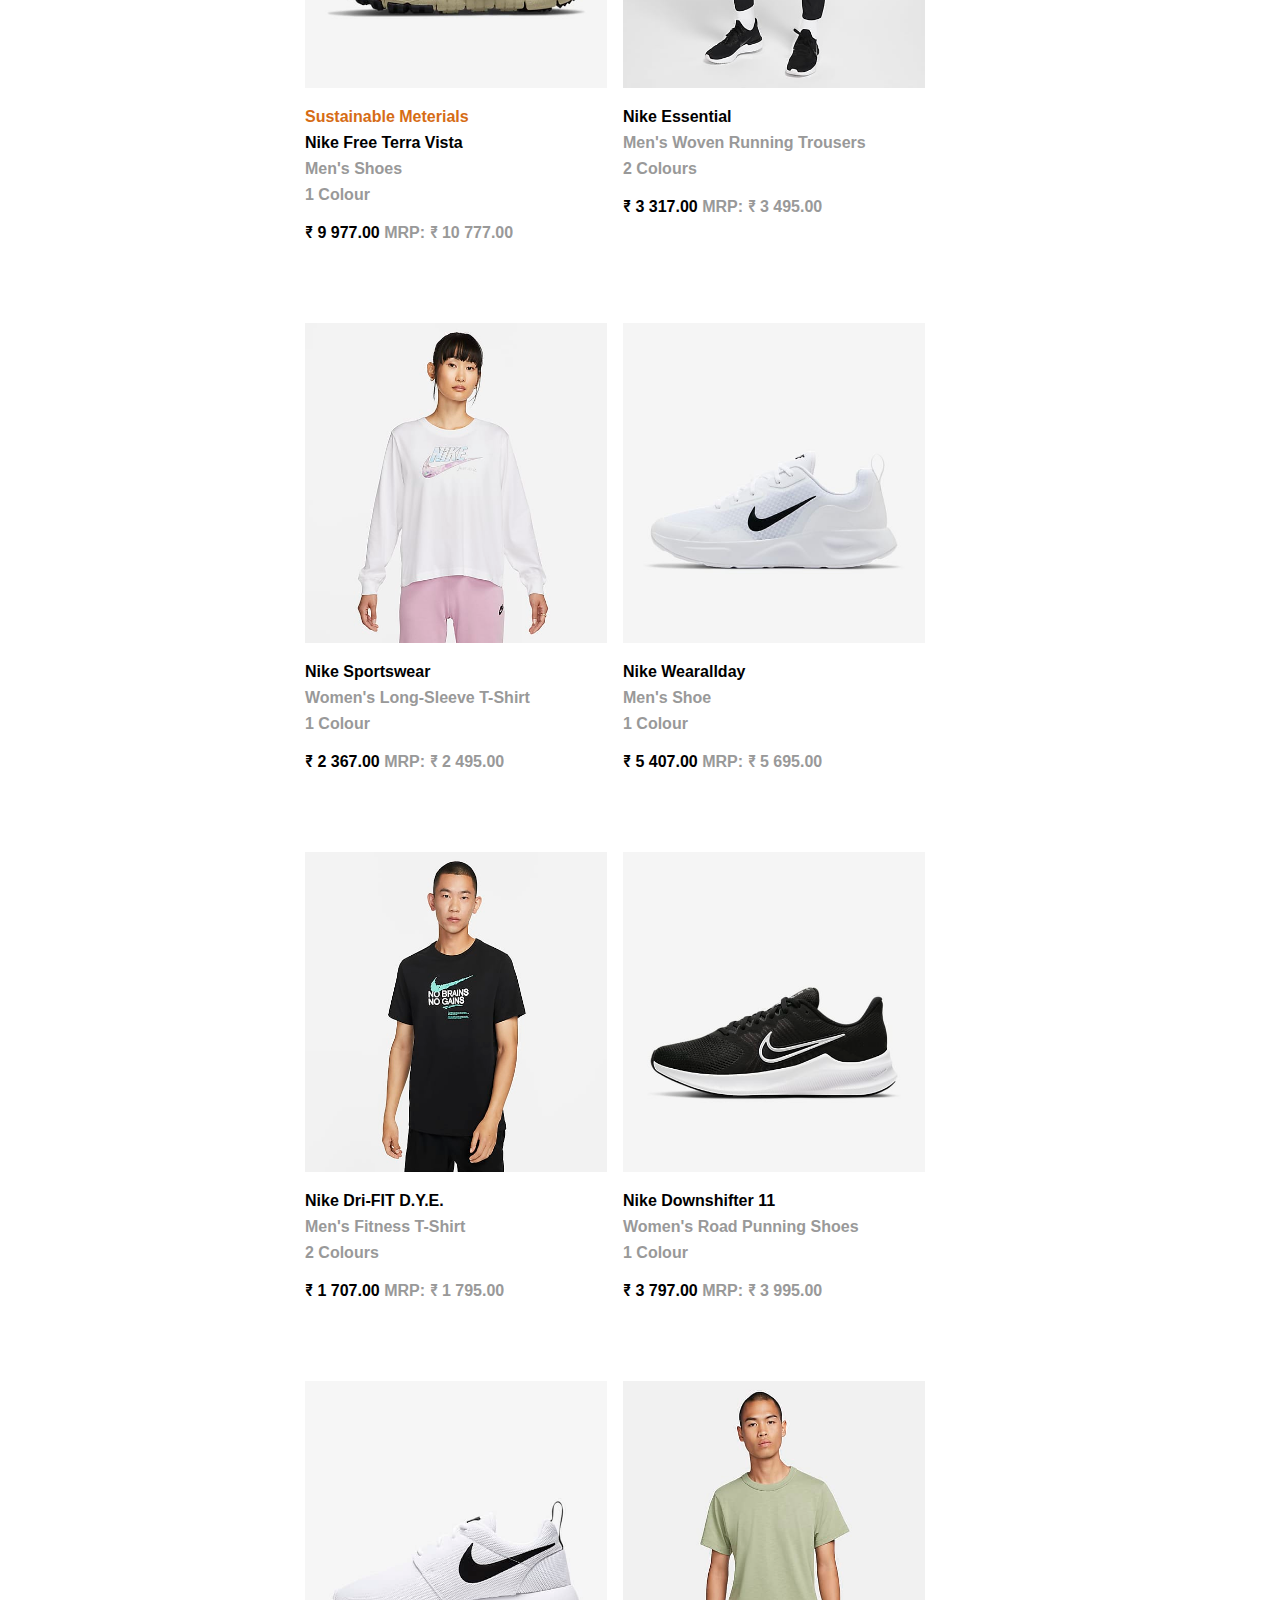
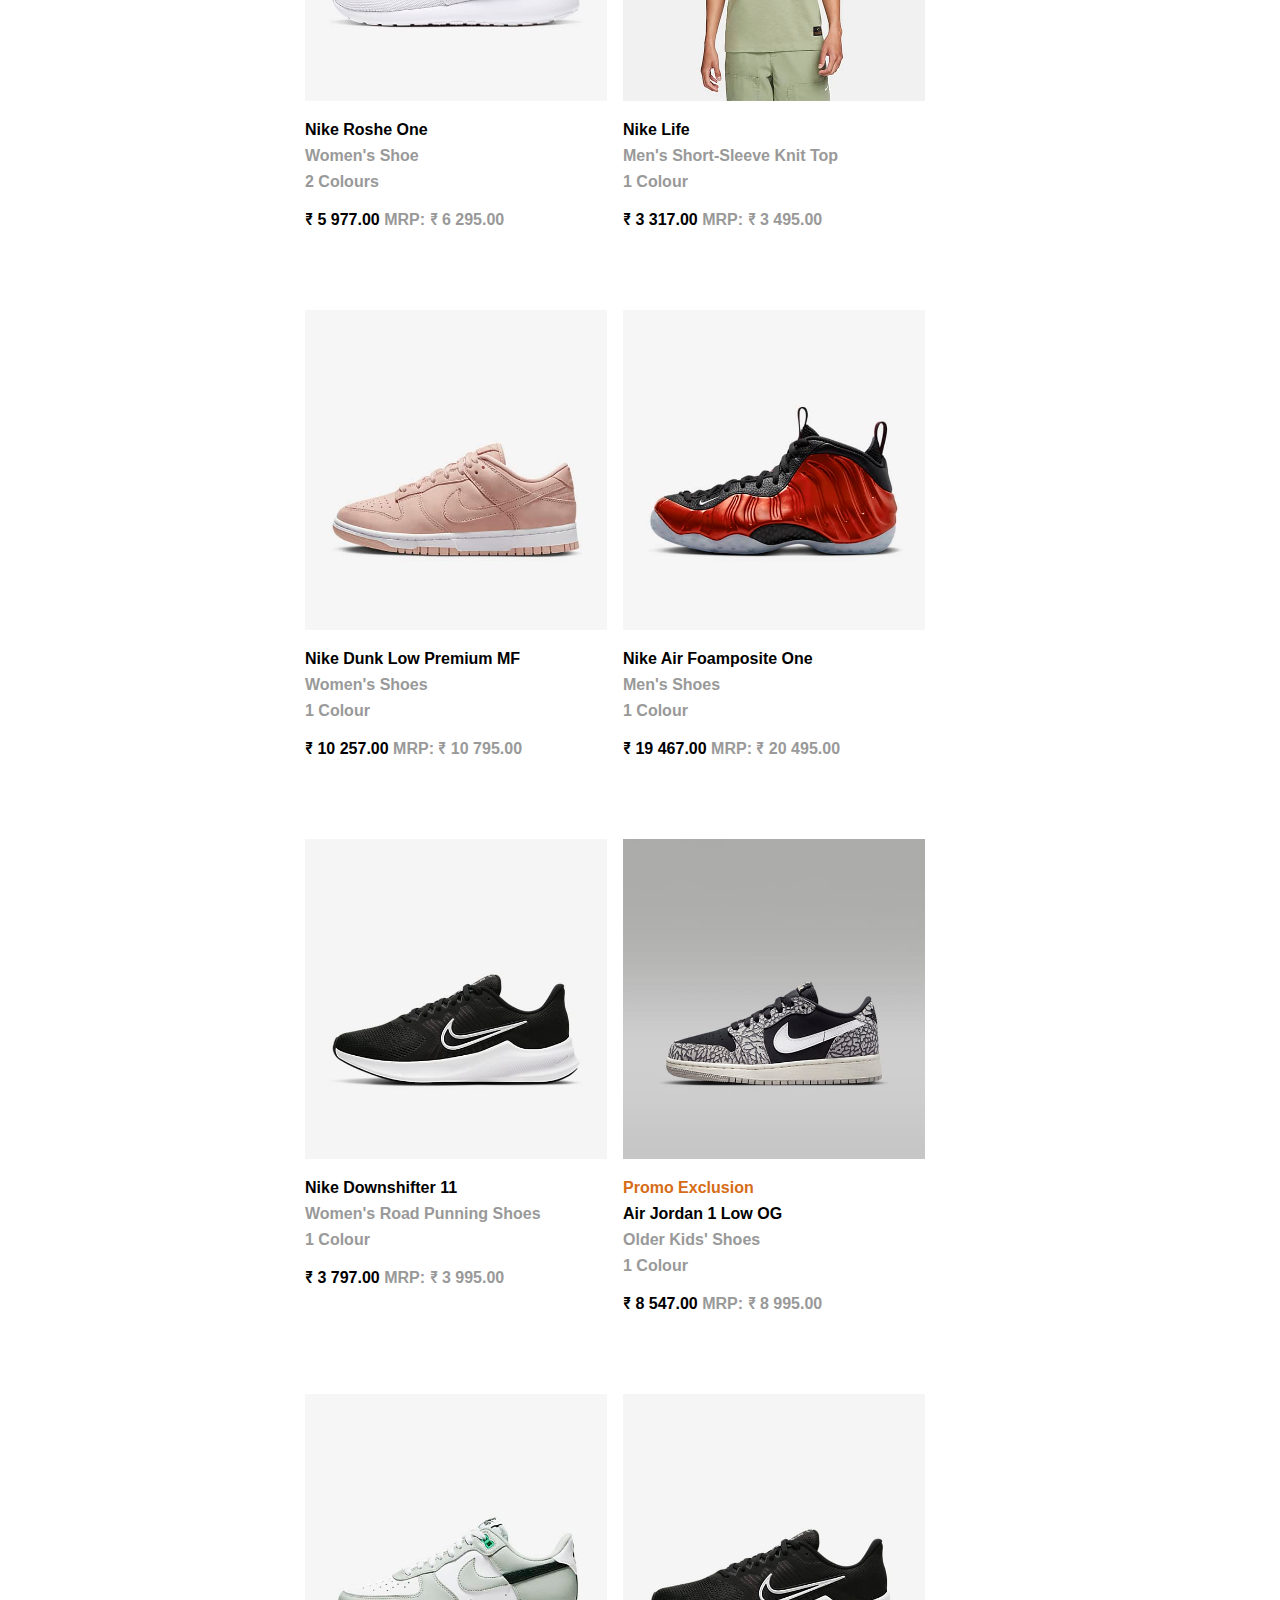
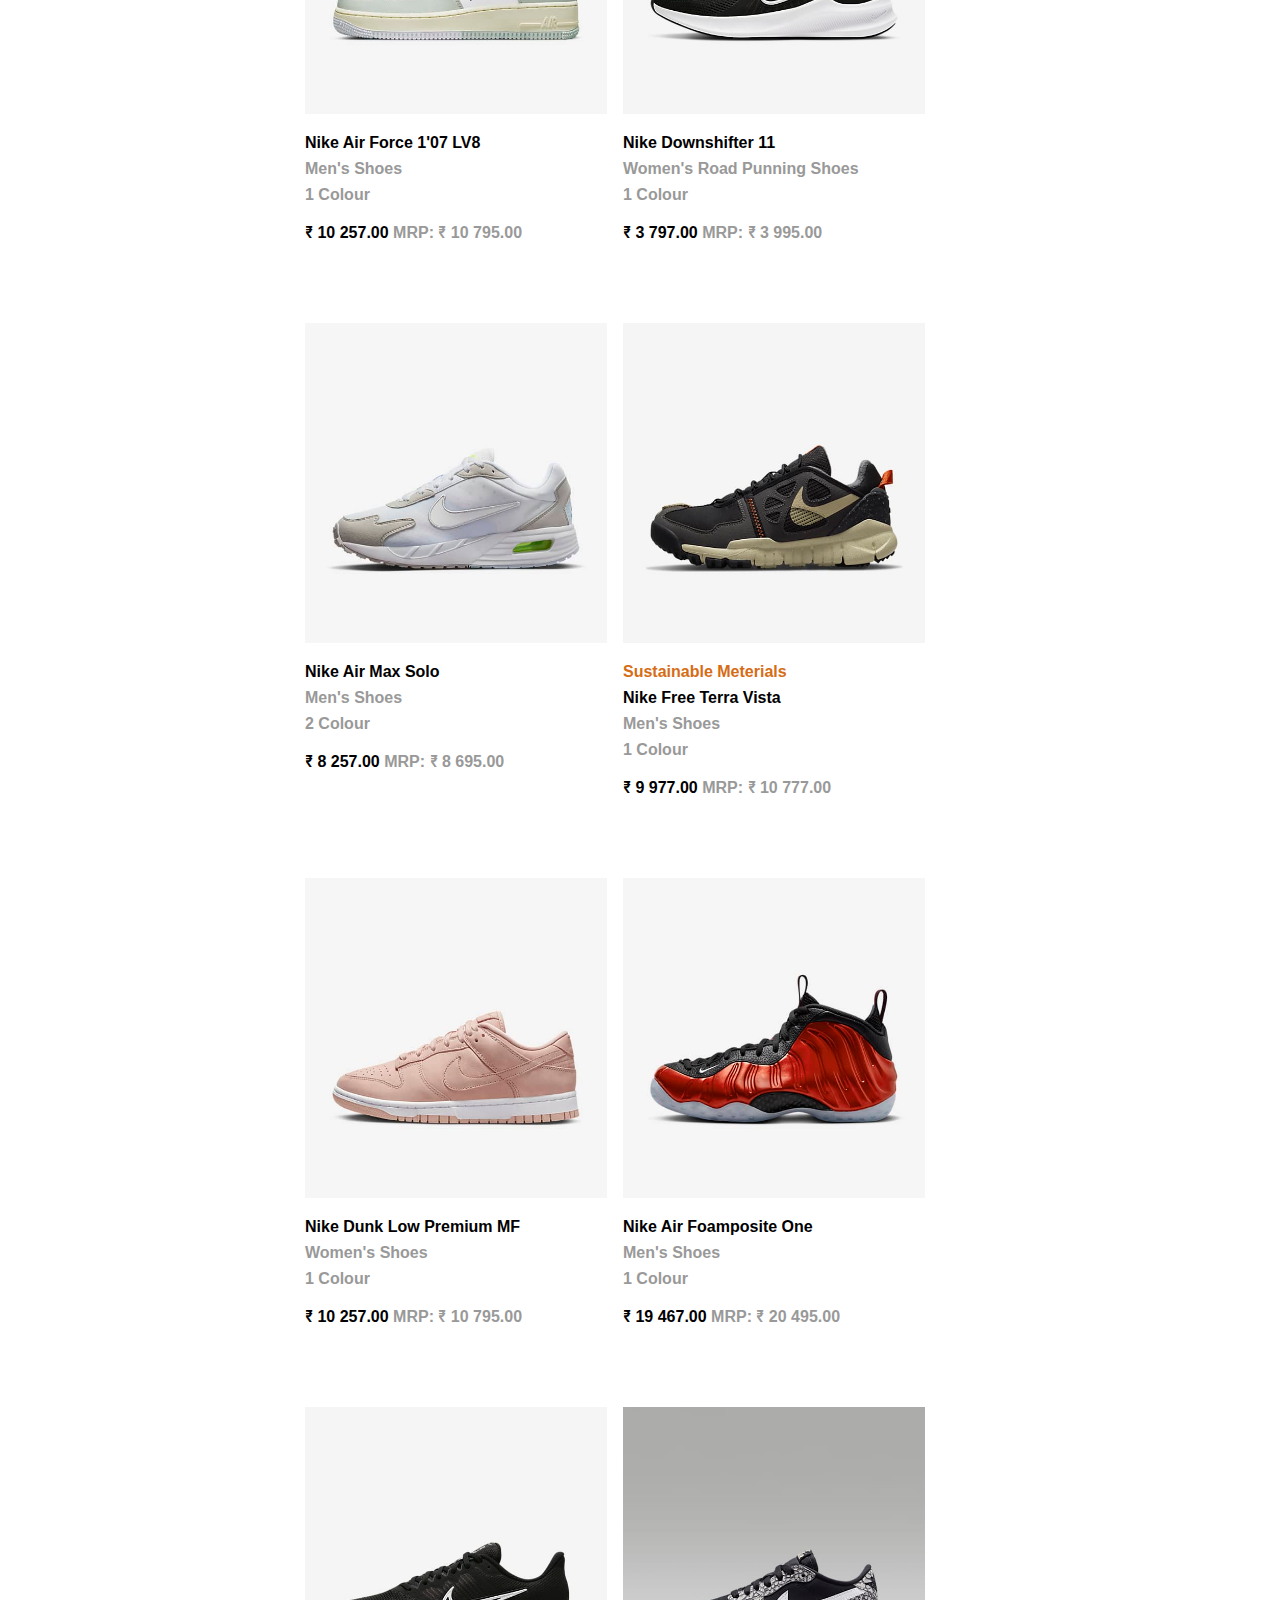
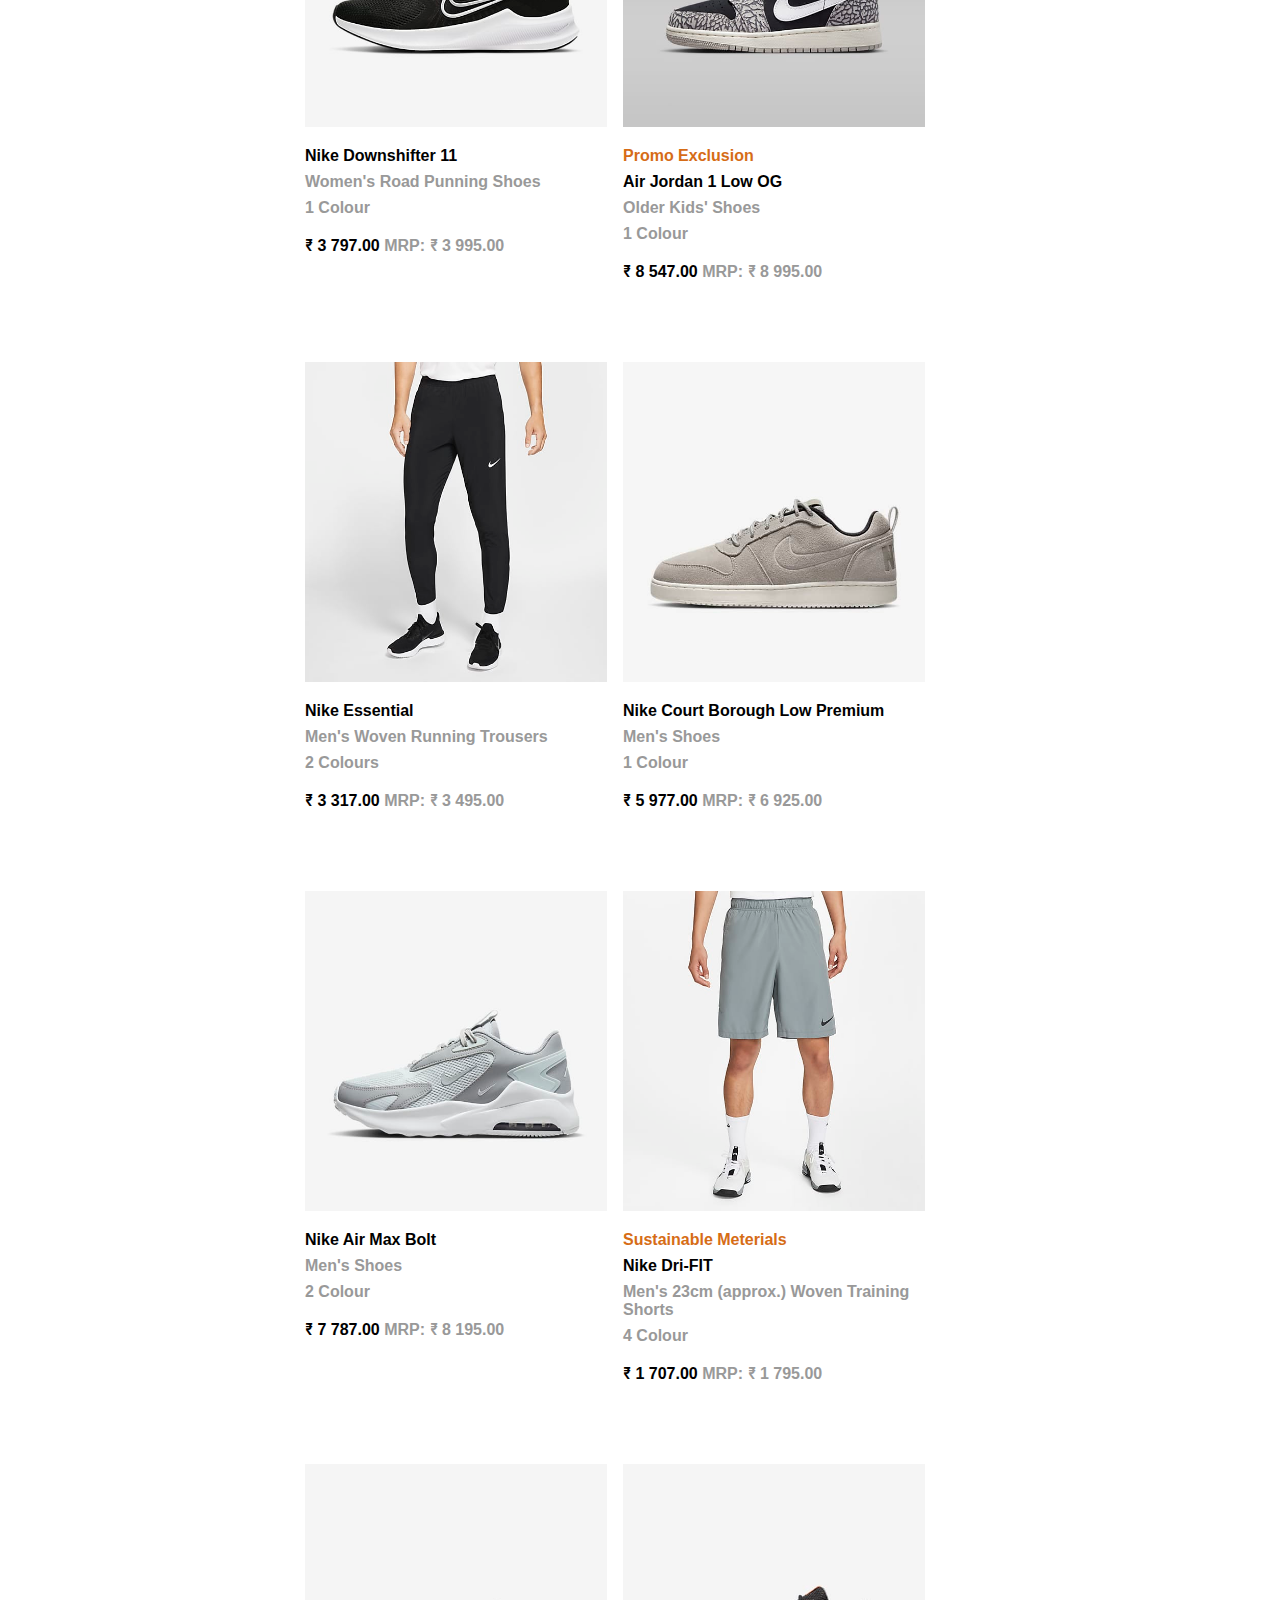
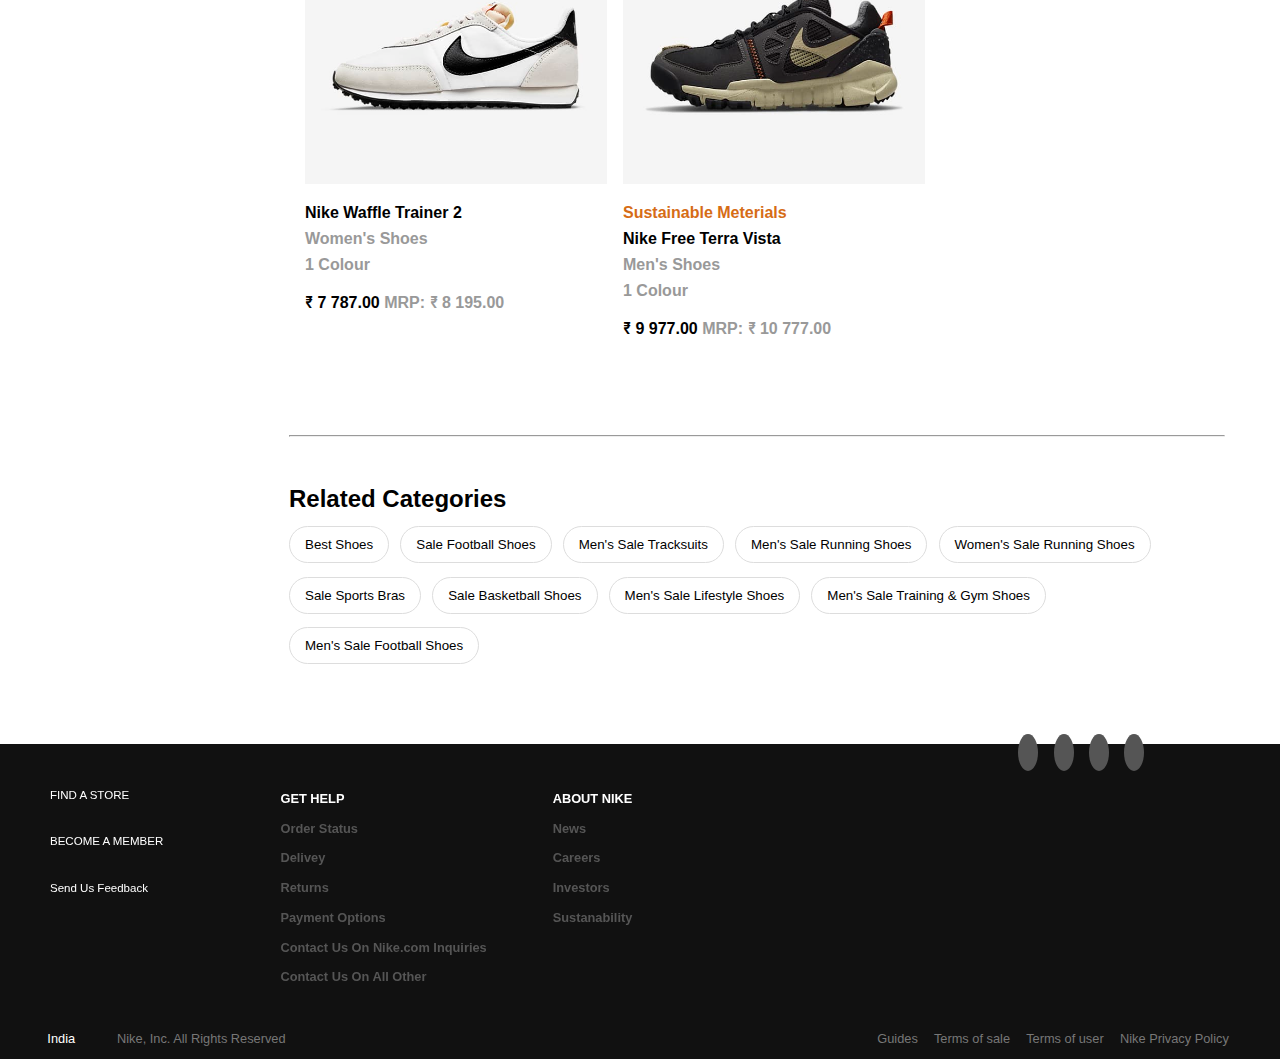
<file: sale.html>
<!DOCTYPE html>
<html lang="en">
<head>
    <meta charset="UTF-8">
    <meta name="viewport" content="width=device-width, initial-scale=1.0">
    <link rel="stylesheet" href="https://cdnjs.cloudflare.com/ajax/libs/font-awesome/6.4.2/css/all.min.css" integrity="sha512-z3gLpd7yknf1YoNbCzqRKc4qyor8gaKU1qmn+CShxbuBusANI9QpRohGBreCFkKxLhei6S9CQXFEbbKuqLg0DA==" crossorigin="anonymous" referrerpolicy="no-referrer" />
    <link rel="stylesheet" href="style.css">
    <title>Sale Products. Nike IN</title>
</head>
<body>
    <!-- Top head nav -->
    <nav>
        <img src="assets/jordan.png" alt="" width="25" height="25">
        <a href="signin.html">Sign In</a>
        <a href="#">|</a>
        <a href="https://www.nike.com/in/membership" target="_blank">Join Us</a>
        <a href="#">|</a>
        <a href="#">Help</a>
        <a href="#">|</a>
        <a href="#">Find a Store</a>
    </nav>
    <!-- Top head nav end -->
    <!-- 2nd main navigarion bar -->
    <div class="navbar" style="z-index: 100; position: relative;">
        <div class="navigation">
            <div class="nikelogo">
                <a href="index.html"><img src="assets/nike.png" alt="" class="nike" ></a>
            </div>
            <a id="new_featured" href="#">New & Featured
                <table class="table">
                    <tr class="new_head">
                        <td>New & Featured</td>
                        <td>Shop Icons</td>
                        <td>New For Men</td>
                        <td>New For Women</td>
                        <td>New For Kid</td>
                    </tr>
                    <tr>
                        <td><a href="https://www.nike.com/in/w/new-3n82y">New Arrivals</a></td>
                        <td><a href="https://www.nike.com/in/w/air-force-1-shoes-5sj3yzy7ok">Air Foruce 1</a></td>
                        <td><a href="https://www.nike.com/in/w/new-mens-shoes-3n82yznik1zy7ok">Shoes</a></td>
                        <td><a href="https://www.nike.com/in/w/new-womens-shoes-3n82yz5e1x6zy7ok">Shoes</a></td>
                        <td><a href="https://www.nike.com/in/w/new-kids-shoes-3n82yzv4dhzy7ok">Shoes</a></td>
                    </tr>
                    <tr>
                        <td><a href="https://www.nike.com/in/w/new-3n82y">Latest Shoes</a></td>
                        <td><a href="https://www.nike.com/in/w/jordan-1-shoes-aj85gzy7ok">Air Jordan 1</a></td>
                        <td><a href="https://www.nike.com/in/w/new-mens-clothing-3n82yz6ymx6znik1">Clothing</a></td>
                        <td><a href="https://www.nike.com/in/w/new-womens-clothing-3n82yz5e1x6z6ymx6">Clothing</a></td>
                        <td><a href="https://www.nike.com/in/w/new-kids-clothing-3n82yz6ymx6zv4dh">Clothing</a></td>
                    </tr>
                    <tr>
                        <td><a href="https://www.nike.com/in/w/new-clothing-3n82yz6ymx6">Latest Clothing</a></td>
                        <td><a href="https://www.nike.com/in/w/air-max-a6d8h">Air Max</a></td>
                        <td><a href="https://www.nike.com/in/w/new-mens-accessories-equipment-3n82yzawwpwznik1">Assessories</a></td>
                        <td><a href="https://www.nike.com/in/w/new-womens-accessories-equipment-3n82yz5e1x6zawwpw">Assessories</a></td>
                        <td><a href="https://www.nike.com/in/w/new-kids-accessories-equipment-3n82yzawwpwzv4dh">Assessories</a></td>
                    </tr>
                    <tr>
                        <td><a href="https://www.nike.com/in/launch">SNKRS Launch Celendar</a></td>
                        <td><a href="https://www.nike.com/in/w/dunk-shoes-90aohzy7ok">Dunk</a></td>
                        <td><a href="https://www.nike.com/in/w/new-mens-3n82yznik1">Shop All New</a></td>
                        <td><a href="https://www.nike.com/in/w/new-womens-3n82yz5e1x6">Shop All New</a></td>
                        <td><a href="https://www.nike.com/in/w/new-kids-3n82yzv4dh">Shop All New</a></td>
                    </tr>
                    <tr>
                        <td><a href="https://www.nike.com/in/w/snkrs-exclusives-358n">Get 'Em in SNKRS</a></td>
                        <td><a href="https://www.nike.com/in/w/cortez-byfx">Cortez</a></td>
                    </tr>
                    <tr>
                        <td><a href="https://www.nike.com/in/nike-by-you">Customise with Nike By You</a></td>
                        <td><a href="https://www.nike.com/in/w/blazer-shoes-9gw3azy7ok">Blazer</a></td>
                    </tr>
                    <tr>
                        <td><a href="https://www.nike.com/in/w/best-76m50">Bestseller</a></td>
                        <td><a href="https://www.nike.com/in/w/pegasus-shoes-8nexhzy7ok">Pagesus</a></td>
                    </tr>
                    <tr>
                        <td><a href="https://www.nike.com/in/w/member-access-4lbty">Member Exclusive</a></td>
                    </tr>
                    <tr>
                        <td><a href="https://www.nike.com/in/w/lower-price-shoes-915cuzy7ok">Top Kicks Under 8000.00</a></td>
                    </tr>
                </table>
            </a>
            <a id="new_men" href="men.html">Men
                <table class="table" align="center" border="0">
                    <tr class="new_head">
                        <td>Featured</td>
                        <td>Shop</td>
                        <td>Colthing</td>
                        <td>Shop by Sport</td>
                    </tr>
                    <tr>
                        <td>New Releases</td>
                        <td>All Shoes</td>
                        <td>All Clothing</td>
                        <td>Running</td>
                    </tr>
                    <tr>
                        <td>Bestseller</td>
                        <td>Newest Sneakers</td>
                        <td>Top and T-Shirts</td>
                        <td>Basketball</td>
                    </tr>
                    <tr>
                        <td>Member Exclisive</td>
                        <td>Jordan</td>
                        <td>Shorts</td>
                        <td>Football</td>
                    </tr>
                    <tr>
                        <td>Retro Running</td>
                        <td>Running</td>
                        <td>Hoodies and Sweatshirts</td>
                        <td>Tennis</td>
                    </tr>
                    <tr>
                        <td>Customise with Nike By You</td>
                        <td>Gym and Training</td>
                        <td>Jackets and Gilets</td>
                        <td>Gym and Training</td>
                    </tr>
                    <tr>
                        <td>Sale</td>
                        <td>Basketball</td>
                        <td>Jerseys and Kits</td>
                        <td>Yoga</td>
                    </tr>
                    <tr>
                        <td>Sustainable Matrials</td>
                        <td colspan="3">Sandals and Sldes</td>
                    </tr>
                    <tr>
                        <td rowspan="1"></td>
                        <td>Last Size Available</td>
                        <td style="color: #333; font-size: 16px; padding-bottom: 20px;">Assessories and Equipment</td>
                        <td style="color: #333; font-size: 16px; padding-bottom: 20px;">Shop By Brand</td>
                    </tr>
                        <td style="color: #333; font-size: 16px; padding-bottom: 20px;">Jordan</td>
                        <td>Customise with Nike By You</td>
                        <td>All Accessories and Equipment</td>
                        <td>Nike Sportswear</td>
                    <tr>
                    </tr>
                    <tr>
                        <td>All Jordan</td>
                        <td>Top Picks Under 8000.00</td>
                        <td>Bags and Backpacks</td>
                        <td>NikeLab</td>
                    </tr>
                    <tr>
                        <td>New Jordan</td>
                        <td rowspan="5"></td>
                        <td>Socks</td>
                        <td>Nike By You</td>
                    </tr>
                    <tr>
                        <td>Jordan Shoes</td>
                        <td>Hats and Headwear</td>
                        <td>Jordan</td>
                    </tr>
                    <tr>
                        <td>Jordan Clothing</td>
                        <td rowspan="3"></td>
                        <td>ACG</td>
                    </tr>                    
                    <tr>
                        <td>NBA</td>
                        <td>Jordan Basketball</td>
                    </tr>                    
                    <tr>
                        <td>Jordan LifeStyle</td>
                        <td>Nike SB</td>
                    </tr>                    
                </table>
            </a>
            <a id="new_women" href="https://www.nike.com/in/women" target="_blank">Women
                <table class="table" align="center" border="0">
                    <tr class="new_head">
                        <td>Featured</td>
                        <td>Shop</td>
                        <td>Colthing</td>
                        <td>Shop by Sport</td>
                    </tr>
                    <tr>
                        <td>New Releases</td>
                        <td>All Shoes</td>
                        <td>All Clothing</td>
                        <td>Yoga</td>
                    </tr>
                    <tr>
                        <td>Bestseller</td>
                        <td>Newest Sneakers</td>
                        <td>Performance Essentials</td>
                        <td>Running</td>
                    </tr>
                    <tr>
                        <td>Member Exclisive</td>
                        <td>Platform Sneakers</td>
                        <td>Tops and T-Shirts</td>
                        <td>Gym and Training</td>
                    </tr>
                    <tr>
                        <td>Jordan</td>
                        <td>Lifestyle</td>
                        <td>Sports Bras</td>
                        <td>Basketball</td>
                    </tr>
                    <tr>
                        <td>Retro Running</td>
                        <td>Jordan</td>
                        <td>Pants and Leggings</td>
                        <td>Tennis</td>
                    </tr>
                    <tr>
                        <td>Bra and Legging Duos</td>
                        <td>Running</td>
                        <td>Shorts</td>
                        <td>Golf</td>
                    </tr>
                    <tr>
                        <td>Sale</td>
                        <td>Sandals and Sldes</td>
                        <td>Jackets and Gilets</td>
                        <td>Skateboarding</td>
                    </tr>
                    <tr>
                        <td>Find Your Feel - Nike</td>
                        <td>Basketball</td>
                        <td colspan="2">Skrits and Dresses</td>
                    </tr>
                    <tr>
                        <td>Leggings</td>
                        <td>Football</td>
                        <td>Modest Wear</td>
                        <td style="color: #333; font-size: 16px; padding-bottom: 20px;">Shop By Brand</td>
                    </tr>
                    <tr>
                        <td>Running Shoes Finder</td>
                        <td>Last Sizes Available</td>
                        <td>Nike Meternity</td>
                        <td>Nike Sportswear</td>
                    </tr>
                    <tr>
                        <!-- <td>New Jordan</td> -->
                        <td>Sustainable Meterials</td>
                        <td>Customise with Nike By You</td>
                        <td>Plus Size</td>
                        <td>NikeLab</td>
                    </tr>
                    <tr>
                        <td rowspan="6"></td>
                        <td colspan="2">Top Picks Under 8000.00</td>
                        <td>Nike By You</td>
                    </tr>
                    <tr>
                        <td rowspan="5"></td>
                        <td style="color: #333; font-size: 16px; padding-bottom: 20px;">Assessories and Equipment</td>
                        <td>Jordan</td>
                    </tr>                    
                    <tr>
                        <td>All Accessories and Equipment</td>
                        <td>ACG</td>
                    </tr>                    
                    <tr>
                        <td>Bags and Backpacks</td>
                        <td>Nike SB</td>
                    </tr>
                    <tr>
                        <td>Socks</td>
                    </tr>                 
                    <tr>
                        <td>Hats and Headwear</td>
                    </tr>                 
                </table>
            </a>
            <a id="new_kid" href="https://www.nike.com/in/kids" target="_blank">Kid
                <table class="table" align="center" border="0">
                    <tr class="new_head">
                        <td>Featured</td>
                        <td>Boys' Shoes</td>
                        <td>Girls' Shoes</td>
                        <td>Accessories and Equipment</td>
                    </tr>
                    <tr>
                        <td>New Releases</td>
                        <td>All Shoes</td>
                        <td>All Shoes</td>
                        <td>All Accessories and Equipment</td>
                    </tr>
                    <tr>
                        <td>Newest Sneakers</td>
                        <td>Older Boys (7 - 14 years)</td>
                        <td>Older Girls (7 - 14 years)</td>
                        <td>Bags and Backpacks</td>
                    </tr>
                    <tr>
                        <td>Easy On & Off</td>
                        <td>Younger Boys (7 - 14 years)</td>
                        <td>Younger Girls (7 - 14 years)</td>
                        <td>Socks</td>
                    </tr>
                    <tr>
                        <td>Member Exclusive</td>
                        <td>Bebies and Toddlers (0 - 4 years)</td>
                        <td>Bebies and Toddlers (0 - 4 years)</td>
                        <td>Hats and Headwear</td>
                    </tr>
                    <tr>
                        <td>Jordan</td>
                        <td>Lifesyle</td>
                        <td>Lifesyle</td>
                    </tr>
                    <tr>
                        <td>Last Sizes Available</td>
                        <td>Jordan</td>
                        <td>Jordan</td>
                        <td style="color: #333; font-size: 16px; padding-bottom: 20px;">Shop By Brand</td>
                    </tr>
                    <tr>
                        <td>Bags and Backpacks</td>
                        <td>Running</td>
                        <td>Running</td>
                        <td>Football</td>
                    </tr>
                    <tr>
                        <td>Sale</td>
                        <td>Football</td>
                        <td>Football</td>
                        <td>Running</td>
                    </tr>
                    <tr>
                        <td rowspan="1"></td>
                        <td>Sandals and Slides</td>
                        <td>Sandals and Slides</td>
                        <td>Basketball</td>
                    </tr>
                    <tr>
                        <td colspan="3" style="color: #333; font-size: 16px; padding-bottom: 20px;">Kids By Age</td>
                        <td>Gym and Training</td>
                    </tr>
                    <tr>
                        <td>Older Kids (7 - 14 years)</td>
                        <td style="color: #333; font-size: 16px; padding-bottom: 20px;">Boys' Clothing</td>
                        <td style="color: #333; font-size: 16px; padding-bottom: 20px;">Girls' Clothing</td>
                        <td>Tennis</td>
                    </tr>
                    <tr>
                        <td>Younger Kids (4 - 7 years)</td>
                        <td>Top and T-Shirts</td>
                        <td>Top and T-Shirts</td>
                    </tr>
                    <tr>
                        <td>Babies & Toddlers (0 - 4 years)</td>
                        <td>Hoodies and Sweatshirts</td>
                        <td>Sports Bras</td>
                    </tr>
                    <tr>
                        <td rowspan="4"></td>
                        <td>Pants and Leggings</td>
                        <td>Hoodies and Sweatshirts</td>
                    </tr>                    
                    <tr>
                        <td>Shorts</td>
                        <td>Pants and Leggings</td>
                    </tr>                    
                    <tr>
                        <td>All Boys' Clothing</td>
                        <td>Shorts</td>
                    </tr> 
                    <tr>
                        <td rowspan="1"></td>
                        <td>All Girlss' Clothing</td>
                    </tr>              
                </table>
            </a>
            <a id="new_sale" href="sale.html">Sale
                <table class="table">
                    <tr class="new_head">
                        <td>Sale</td>
                        <td>Men's Sale</td>
                        <td>Women's Sale</td>
                        <td>Kids' Sale</td>
                    </tr>
                    <tr>
                        <td>Shop All Sale</td>
                        <td>Shoes</td>
                        <td>Shoes</td>
                        <td>Shoes</td>
                    </tr>
                    <tr>
                        <td>Shoes Sale</td>
                        <td>Clothing</td>
                        <td>Clothing</td>
                        <td>Clothing</td>
                    </tr>
                    <tr>
                        <td>Clothing Sale</td>
                    </tr>
                    <tr>
                        <td>Sale</td>
                    </tr>
                </table>
            </a>
            <a id="new_customise" href="customise.html" target="_blank">Customise</a>
            <a id="new_gift" href="gift.html">Gifts <img src="assets/gift.png" alt="" width="25px" height="25px" class="navlist"></a>
                <div class="search">
                    <i class="fa-solid fa-magnifying-glass"></i><input type="search" placeholder="Search">
                </div>
                <i class="fa-regular fa-heart"></i>
                <i class="fa-solid fa-cart-shopping"></i>
            </div>  
        </div>
    </div>
    <!-- 2nd main navigarion bar end -->
    <!-- Category and product -->
    <!-- Sale and filter  -->
    <div class="container">
        <a href="#" >
            <div class="sale_filter" id="sale">
                <h2>Sale(896)</h2>
                <div class="filter">
                <p>Filters</p>
                <i class="fa-solid fa-filter"></i>
                <p>Sort By</p>
                <i class="fa-solid fa-angle-down"></i>
                </div>            
            </div>
        </a>
        <!-- Sale and filter end -->
        <!-- Categories and Products -->
        <div class="cat_pro">
            <div class="categories">
                <div class="category_name">
                    <p>Sale</p>
                    <p>Tops & T-Shirts</p>
                    <p>Hoodies & Sweatshirts</p>
                    <p>Jackets</p>
                    <p>Trousers & Tights</p>
                    <p>Shorts</p>
                    <p>Sports Bras</p>
                    <p>Tracksuits</p>
                    <p>Jumpsuits & Rompers</p>
                    <p>Slirts & Dresses</p>
                    <p>Socks</p>
                    <p>Accessories & Equipment</p>
                    <hr style="margin: 3em 0 1em 0;">
                </div>
                <div class="gender">
                    <p style="margin-bottom: 1.5em; display: inline;">Gender</p>
                    <i class="fa-solid fa-angle-down"  style="margin-left: 8.5em;"></i>
                    <p><input type="checkbox"> Men</p>
                    <p><input type="checkbox"> Women</p>
                    <p><input type="checkbox"> Unisex</p>
                </div>
                <hr style="margin: 2em 0 1em 0; ">
                <div class="kids">
                    <p style="margin-bottom: 1.5em; display: inline;">Kids</p>
                    <i class="fa-solid fa-angle-down"  style="margin-left: 10em;"></i>
                    <p><input type="checkbox"> Boys</p>
                    <p><input type="checkbox"> Girls</p>
                </div>
                <hr style="margin: 2em 0 1em 0; ">
                <div class="shopbyprice">
                    <p style="margin-bottom: 1.5em; display: inline;">Shop By Price</p>
                    <i class="fa-solid fa-angle-down"  style="margin-left: 5.8em;"></i>
                    <p><input type="checkbox"> Under ₹ 2 500.00</p>
                    <p><input type="checkbox"> ₹ 2 501.00 - ₹ 7 500.00</p>
                    <p><input type="checkbox"> ₹ 7 501.00 - ₹ 12 999.00</p>
                    <p><input type="checkbox"> Over ₹ 13 000.00</p>
                </div>
                <hr style="margin: 2em 0 1em 0; ">
                <div class="sale">
                    <p style="margin-bottom: 1.5em; display: inline;">Sale & Offer (1)</p>
                    <i class="fa-solid fa-angle-down"  style="margin-left: 5.1em;"></i>
                    <p><input type="checkbox"> Sale</p>
                </div>
                <hr style="margin: 2em 0 1em 0; ">
                <div class="colour">
                    <p style="margin-bottom: 1.5em; display: inline;">Colour</p>
                    <i class="fa-solid fa-angle-down"  style="margin-left: 9em;"></i>
                    <div class="colourbox">
                        <div class="purple"><p>Purple</p></div>
                        <div class="black"><p>Black</p></div>
                        <div class="red"><p>Red</p></div>
                        <div class="orange"><p>Orange</p></div>
                        <div class="blue"><p>Blue</p></div>
                        <div class="white"><p>White</p></div>
                        <div class="brown"><p>Brown</p></div>
                        <div class="green"><p>Green</p></div>
                        <div class="yellow"><p>Yellow</p></div>
                        <div class="grey"><p>Grey</p></div>
                        <div class="pink"><p>Pink</p></div>
                        <div class="skyblue"><p>Skyblue</p></div>
                    </div>
                </div>
                <hr style="margin: 2em 0 1em 0; ">
                <div class="sports">
                    <p style="margin-bottom: 1.5em; display: inline;">Sports</p>
                    <i class="fa-solid fa-angle-down"  style="margin-left: 9em;"></i>
                    <p><input type="checkbox"> Lifestyle</p>
                    <p><input type="checkbox"> Running</p>
                    <p><input type="checkbox"> Traning & Gym</p>
                    <p><input type="checkbox"> Basketball</p>
                    <p><input type="checkbox"> Football</p>
                    <p><input type="checkbox"> Golf</p>
                    <p><input type="checkbox"> Skateboarding</p>
                    <p><input type="checkbox"> Tennis</p>
                    <p><input type="checkbox"> Walking</p>
                    <p><input type="checkbox"> Outdoor</p>
                    <p><input type="checkbox"> volleyball</p>
                    <p><input type="checkbox"> Dance</p>
                    <p><input type="checkbox"> Cycling</p>
                    <p><input type="checkbox"> HIIT</p>
                </div>
                <hr style="margin: 2em 0 1em 0; ">
                <div class="athletes">
                    <p style="margin-bottom: 1.5em; display: inline;">Athletes</p>
                    <i class="fa-solid fa-angle-down"  style="margin-left: 8em;"></i>
                    <p><input type="checkbox"> LeBorn James</p>
                    <p><input type="checkbox"> Kevin Durant</p>
                    <p><input type="checkbox"> Rafael Nadal</p>
                    <p><input type="checkbox"> Naomi Osaka</p>
                    <p><input type="checkbox"> Kylian Mbappe</p>
                    <p><input type="checkbox"> Russell Westbrook</p>
                    <p><input type="checkbox"> Giannis Antetokounpo</p>
                </div>
                <hr style="margin: 2em 0 1em 0; ">
                <div class="bestfor">
                    <p style="margin-bottom: 1.5em; display: inline;">Best For</p>
                    <i class="fa-solid fa-angle-down"  style="margin-left: 8em;"></i>
                    <p><input type="checkbox"> Warm Weather</p>
                    <p><input type="checkbox"> Wet Weather Condition</p>
                    <p><input type="checkbox"> Winter Wear</p>
                </div>
            </div>

            <!-- PRODUCT SECTION -->
            <div class="products">
                <div class="productsection">
                    <a href="#">
                        <div class="collection_cat">
                            <a href="https://www.nike.com/in/t/court-borough-low-shoes-kzzjl0/844881-006">
                                <div class="run prod">
                                    <img src="assets/Sale Products 1.jpeg" alt="">
                                    <p>Nike Court Borough Low Premium</p> 
                                    <p>Men's Shoes</p> 
                                    <p>1 Colour</p> 
                                    <p class="price"><span>₹ 5 977.00 </span>MRP: ₹ 6 925.00</p>
                                </div>
                            </a>
                            <a href="https://www.nike.com/in/t/air-max-bolt-shoes-qcn5kT/CU4151-003">
                                <div class="run prod">
                                    <img src="assets/Sale Products 2.jpeg" alt="">
                                    <p>Nike Air Max Bolt</p> 
                                    <p>Men's Shoes</p> 
                                    <p>2 Colour</p> 
                                    <p class="price"><span>₹ 7 787.00 </span>MRP: ₹ 8 195.00</p>
                                </div>
                            </a>
                            <div class="run prod">
                                <img src="assets/Sale Products 3.jpeg" alt="">
                                <p style="color: rgb(214, 108, 22);">Sustainable Meterials</p> 
                                <p style="color: #000;">Nike Dri-FIT</p> 
                                <p>Men's 23cm (approx.) Woven Training Shorts</p> 
                                <p>4 Colour</p> 
                                <p class="price"><span>₹ 1 707.00 </span>MRP: ₹ 1 795.00</p>
                            </div>
                            <a href="https://www.nike.com/in/t/waffle-trainer-2-shoes-kt80Td/DA8291-100">
                                <div class="run prod">
                                    <img src="assets/Sale Products 4.jpeg" alt="">
                                    <p>Nike Waffle Trainer 2</p> 
                                    <p>Women's Shoes</p> 
                                    <p>1 Colour</p> 
                                    <p class="price"><span>₹ 7 787.00 </span>MRP: ₹ 8 195.00</p>
                                </div>
                            </a>
                            <a href="https://www.nike.com/in/t/air-force-1-lover-xx-shoes-V34F82/AO1523-100">
                                <div class="run prod">
                                    <img src="assets/Sale Products 5.jpeg" alt="">
                                    <p>Nike Air Force 1 Lover XX</p> 
                                    <p>Women's Shoes</p> 
                                    <p>1 Colour</p> 
                                    <p class="price"><span>₹ 11 297.00 </span>MRP: ₹ 11 895.00</p>
                                </div>
                            </a>
                            <div class="run prod">
                                <img src="assets/Sale Products 6.jpeg" alt="">
                                <p>Nike Air</p>
                                <p>Women's T-Shirt</p> 
                                <p>2 Colour</p> 
                                <p class="price"><span>₹ 2 367.00 </span>MRP: ₹ 2 495.00</p>
                            </div>
                            <a href="https://www.nike.com/in/t/md-runner-2-shoes-pGGX8D/749869-604">
                                    <div class="run prod">
                                    <img src="assets/Sale Products 7.jpeg" alt="">
                                    <p>Nike Md Runner 2</p>
                                    <p>Women's Shoes</p> 
                                    <p>1 Colour</p> 
                                    <p class="price"><span>₹ 5 217.00 </span>MRP: ₹ 5 495.00</p>
                                </div>
                            </a>
                            <div class="run prod">
                                <img src="assets/Sale Products 8.jpeg" alt="">
                                <p>Nike Life</p>
                                <p>Men's Short-Sleeve Knit Top</p> 
                                <p>1 Colour</p> 
                                <p class="price"><span>₹ 3 317.00 </span>MRP: ₹ 3 495.00</p>
                            </div>
                            <a href="https://www.nike.com/in/t/air-max-solo-shoes-qVq5jJ/DX3666-003">
                                <div class="run prod">
                                    <img src="assets/Sale Products 9.jpeg" alt="">
                                    <p>Nike Air Max Solo</p>
                                    <p>Men's Shoes</p> 
                                    <p>2 Colour</p> 
                                    <p class="price"><span>₹ 8 257.00 </span>MRP: ₹ 8 695.00</p>
                                </div>
                            </a>
                            <div class="run prod">
                                <img src="assets/Sale Products 3.jpeg" alt="">
                                <p style="color: rgb(214, 108, 22);">Sustainable Meterials</p> 
                                <p style="color: #000;">Nike Dri-FIT</p> 
                                <p>Men's 23cm (approx.) Woven Training Shorts</p> 
                                <p>4 Colour</p> 
                                <p class="price"><span>₹ 1 707.00 </span>MRP: ₹ 1 795.00</p>
                            </div>
                            <a href="https://www.nike.com/in/t/free-terra-vista-shoes-hCMkgg/CZ1757-001">
                                <div class="run prod">
                                    <img src="assets/Sale Products 10.jpeg" alt="">
                                    <p style="color: rgb(214, 108, 22);">Sustainable Meterials</p> 
                                    <p style="color: #000;">Nike Free Terra Vista</p> 
                                    <p>Men's Shoes</p> 
                                    <p>1 Colour</p> 
                                    <p class="price"><span>₹ 9 977.00 </span>MRP: ₹ 10 777.00</p>
                                </div>
                            </a>
                            <div class="run prod">
                                <img src="assets/Sale Products 11.jpeg" alt="">
                                <p>Nike Essential</p>
                                <p>Men's Woven Running Trousers</p> 
                                <p>2 Colours</p> 
                                <p class="price"><span>₹ 3 317.00 </span>MRP: ₹ 3 495.00</p>
                            </div>
                            <div class="run prod">
                                <img src="assets/Sale Products 12.jpeg" alt="">
                                <p>Nike Sportswear</p> 
                                <p>Women's Long-Sleeve T-Shirt</p>
                                <p>1 Colour</p> 
                                <p class="price"><span>₹ 2 367.00 </span>MRP: ₹ 2 495.00</p>
                            </div>
                            <div class="run prod">
                                <img src="assets/Sale Products 13.jpeg" alt="">
                                <p>Nike Wearallday</p>
                                <p>Men's Shoe</p> 
                                <p>1 Colour</p> 
                                <p class="price"><span>₹ 5 407.00 </span>MRP: ₹ 5 695.00</p>
                            </div>
                            <div class="run prod">
                                <img src="assets/Sale Products 14.jpeg" alt="">
                                <p>Nike Dri-FIT D.Y.E.</p> 
                                <p>Men's Fitness T-Shirt</p>
                                <p>2 Colours</p> 
                                <p class="price"><span>₹ 1 707.00 </span>MRP: ₹ 1 795.00</p>
                            </div>
                            <div class="run prod">
                                <img src="assets/Sale Products 19.jpeg" alt="">
                                <p>Nike Downshifter 11</p> 
                                <p>Women's Road Punning Shoes</p>
                                <p>1 Colour</p> 
                                <p class="price"><span>₹ 3 797.00 </span>MRP: ₹ 3 995.00</p>
                            </div>
                            <div class="run prod">
                                <img src="assets/Sale Products 15.jpeg" alt="">
                                <p>Nike Roshe One</p> 
                                <p>Women's Shoe</p>
                                <p>2 Colours</p> 
                                <p class="price"><span>₹ 5 977.00 </span>MRP: ₹ 6 295.00</p>
                            </div>
                            <div class="run prod">
                                <img src="assets/Sale Products 8.jpeg" alt="">
                                <p>Nike Life</p>
                                <p>Men's Short-Sleeve Knit Top</p> 
                                <p>1 Colour</p> 
                                <p class="price"><span>₹ 3 317.00 </span>MRP: ₹ 3 495.00</p>
                            </div>
                            <div class="run prod">
                                <img src="assets/Sale Products 17.jpeg" alt="">
                                <p>Nike Dunk Low Premium MF</p> 
                                <p>Women's Shoes</p>
                                <p>1 Colour</p> 
                                <p class="price"><span>₹ 10 257.00 </span>MRP: ₹ 10 795.00</p>
                            </div>
                            <div class="run prod">
                                <img src="assets/Sale Products 18.jpeg" alt="">
                                <p>Nike Air Foamposite One</p>
                                <p>Men's Shoes</p> 
                                <p>1 Colour</p> 
                                <p class="price"><span>₹ 19 467.00 </span>MRP: ₹ 20 495.00</p>
                            </div>
                            <div class="run prod">
                                <img src="assets/Sale Products 19.jpeg" alt="">
                                <p>Nike Downshifter 11</p> 
                                <p>Women's Road Punning Shoes</p>
                                <p>1 Colour</p> 
                                <p class="price"><span>₹ 3 797.00 </span>MRP: ₹ 3 995.00</p>
                            </div>
                            <div class="run prod">
                                <img src="assets/Sale Products 16.jpeg" alt="">
                                <p style="color: rgb(214, 108, 22);">Promo Exclusion</p> 
                                <p style="color: #000;">Air Jordan 1 Low OG</p> 
                                <p>Older Kids' Shoes</p> 
                                <p>1 Colour</p> 
                                <p class="price"><span>₹ 8 547.00 </span>MRP: ₹ 8 995.00</p>
                            </div>
                            <div class="run prod">
                                <img src="assets/Sale Products 20.jpeg" alt="">
                                <p>Nike Air Force 1'07 LV8</p> 
                                <p>Men's Shoes</p>
                                <p>1 Colour</p> 
                                <p class="price"><span>₹ 10 257.00 </span>MRP: ₹ 10 795.00</p>
                            </div>
                            <div class="run prod">
                                <img src="assets/Sale Products 19.jpeg" alt="">
                                <p>Nike Downshifter 11</p> 
                                <p>Women's Road Punning Shoes</p>
                                <p>1 Colour</p> 
                                <p class="price"><span>₹ 3 797.00 </span>MRP: ₹ 3 995.00</p>
                            </div>
                            <div class="run prod">
                                <img src="assets/Sale Products 9.jpeg" alt="">
                                <p>Nike Air Max Solo</p>
                                <p>Men's Shoes</p> 
                                <p>2 Colour</p> 
                                <p class="price"><span>₹ 8 257.00 </span>MRP: ₹ 8 695.00</p>
                            </div>
                            <div class="run prod">
                                <img src="assets/Sale Products 10.jpeg" alt="">
                                <p style="color: rgb(214, 108, 22);">Sustainable Meterials</p> 
                                <p style="color: #000;">Nike Free Terra Vista</p> 
                                <p>Men's Shoes</p> 
                                <p>1 Colour</p> 
                                <p class="price"><span>₹ 9 977.00 </span>MRP: ₹ 10 777.00</p>
                            </div>
                            <div class="run prod">
                                <img src="assets/Sale Products 17.jpeg" alt="">
                                <p>Nike Dunk Low Premium MF</p> 
                                <p>Women's Shoes</p>
                                <p>1 Colour</p> 
                                <p class="price"><span>₹ 10 257.00 </span>MRP: ₹ 10 795.00</p>
                            </div>
                            <div class="run prod">
                                <img src="assets/Sale Products 18.jpeg" alt="">
                                <p>Nike Air Foamposite One</p>
                                <p>Men's Shoes</p> 
                                <p>1 Colour</p> 
                                <p class="price"><span>₹ 19 467.00 </span>MRP: ₹ 20 495.00</p>
                            </div>
                            <div class="run prod">
                                <img src="assets/Sale Products 19.jpeg" alt="">
                                <p>Nike Downshifter 11</p> 
                                <p>Women's Road Punning Shoes</p>
                                <p>1 Colour</p> 
                                <p class="price"><span>₹ 3 797.00 </span>MRP: ₹ 3 995.00</p>
                            </div>
                            <div class="run prod">
                                <img src="assets/Sale Products 16.jpeg" alt="">
                                <p style="color: rgb(214, 108, 22);">Promo Exclusion</p> 
                                <p style="color: #000;">Air Jordan 1 Low OG</p> 
                                <p>Older Kids' Shoes</p> 
                                <p>1 Colour</p> 
                                <p class="price"><span>₹ 8 547.00 </span>MRP: ₹ 8 995.00</p>
                            </div>
                            <div class="run prod">
                                <img src="assets/Sale Products 11.jpeg" alt="">
                                <p>Nike Essential</p>
                                <p>Men's Woven Running Trousers</p> 
                                <p>2 Colours</p> 
                                <p class="price"><span>₹ 3 317.00 </span>MRP: ₹ 3 495.00</p>
                            </div>
                            <div class="run prod">
                                <img src="assets/Sale Products 1.jpeg" alt="">
                                <p>Nike Court Borough Low Premium</p> 
                                <p>Men's Shoes</p> 
                                <p>1 Colour</p> 
                                <p class="price"><span>₹ 5 977.00 </span>MRP: ₹ 6 925.00</p>
                            </div>
                            <div class="run prod">
                                <img src="assets/Sale Products 2.jpeg" alt="">
                                <p>Nike Air Max Bolt</p> 
                                <p>Men's Shoes</p> 
                                <p>2 Colour</p> 
                                <p class="price"><span>₹ 7 787.00 </span>MRP: ₹ 8 195.00</p>
                            </div>
                            <div class="run prod">
                                <img src="assets/Sale Products 3.jpeg" alt="">
                                <p style="color: rgb(214, 108, 22);">Sustainable Meterials</p> 
                                <p style="color: #000;">Nike Dri-FIT</p> 
                                <p>Men's 23cm (approx.) Woven Training Shorts</p> 
                                <p>4 Colour</p> 
                                <p class="price"><span>₹ 1 707.00 </span>MRP: ₹ 1 795.00</p>
                            </div>
                            <div class="run prod">
                                <img src="assets/Sale Products 4.jpeg" alt="">
                                <p>Nike Waffle Trainer 2</p> 
                                <p>Women's Shoes</p> 
                                <p>1 Colour</p> 
                                <p class="price"><span>₹ 7 787.00 </span>MRP: ₹ 8 195.00</p>
                            </div>
                            <div class="run prod">
                                <img src="assets/Sale Products 10.jpeg" alt="">
                                <p style="color: rgb(214, 108, 22);">Sustainable Meterials</p> 
                                <p style="color: #000;">Nike Free Terra Vista</p> 
                                <p>Men's Shoes</p> 
                                <p>1 Colour</p> 
                                <p class="price"><span>₹ 9 977.00 </span>MRP: ₹ 10 777.00</p>
                            </div>
                        </div>
                        <hr style="margin: 1em 0 3em 0; color: #eee;">
                        <div class="related_categories">
                            <h2 style="cursor: text;">Related Categories</h2>
                            <button>Best Shoes</button>
                            <button>Sale Football Shoes</button>
                            <button>Men's Sale Tracksuits</button>
                            <button>Men's Sale Running Shoes</button>
                            <button>Women's Sale Running Shoes</button>
                            <button>Sale Sports Bras</button>
                            <button>Sale Basketball Shoes</button>
                            <button>Men's Sale Lifestyle Shoes</button>
                            <button>Men's Sale Training & Gym Shoes</button>
                            <button>Men's Sale Football Shoes</button>
                        </div>
                    </a>
                </div>
            </div>
            <!-- PRODUCT SECTION END -->
        </div>
        <!-- Categories and Products End -->
    </div>
    <!-- Category and product end -->
    
    <!-- Footer -->
    <footer>
        <div class="main_footer">
            <div class="side_footer">
                <p>FIND A STORE</p>
                <p>BECOME A MEMBER</p>
                <p>Send Us Feedback</p>
            </div>
            <table class="side_footer2">
                <tr class="footer_head">
                    <td>GET HELP</td>
                    <td>ABOUT NIKE</td>
                </tr>
                <tr>
                    <td>Order Status</td>
                    <td>News</td>
                </tr>
                <tr>
                    <td>Delivey</td>
                    <td>Careers</td>
                </tr>
                <tr>
                    <td>Returns</td>
                    <td>Investors</td>
                </tr>
                <tr>
                    <td>Payment Options</td>
                    <td>Sustanability</td>
                </tr>
                <tr>
                    <td>Contact Us On Nike.com Inquiries</td>
                </tr>
                <tr>
                    <td>Contact Us On All Other</td>
                </tr>
            </table>
            <div class="side_footer3">
                <a href="https://twitter.com/Nike" target="_blank"><i class="fa-brands fa-twitter"></i></a>
                <a href="https://www.facebook.com/nike" target="_blank"><i class="fa-brands fa-facebook"></i></a>
                <a href="https://www.youtube.com/user/nike"><i class="fa-brands fa-youtube"></i></a>
                <a href="https://www.instagram.com/nike/"><i class="fa-brands fa-instagram"></i></a>
            </div>
        </div>
        <div class="bottem_footer">
            <p><i class="fa-solid fa-location-dot"></i><span>India</span><i class="fa-regular fa-copyright"></i> Nike, Inc. All Rights Reserved</p>
            <p>
                <a href="#">Guides</a>               
                <a href="https://agreementservice.svs.nike.com/us/en_us/rest/agreement?agreementType=termsOfSale&uxId=com.nike.commerce.nikedotcom.web&country=US&language=en&requestType=redirect" target="_blank">Terms of sale</a>               
                <a href="https://agreementservice.svs.nike.com/us/en_us/rest/agreement?agreementType=termsOfUse&uxId=com.nike.commerce.nikedotcom.web&country=US&language=en&requestType=redirect" target="_blank">Terms of user</a>               
                <a href="https://agreementservice.svs.nike.com/rest/agreement?agreementType=privacyPolicy&uxId=com.nike.commerce.nikedotcom.web&country=US&language=en&requestType=redirect" target="_blank">Nike Privacy Policy</a>               
            </p>
        </div>
    </footer>
    <!-- Footer end -->
</body>
</html>
</file>
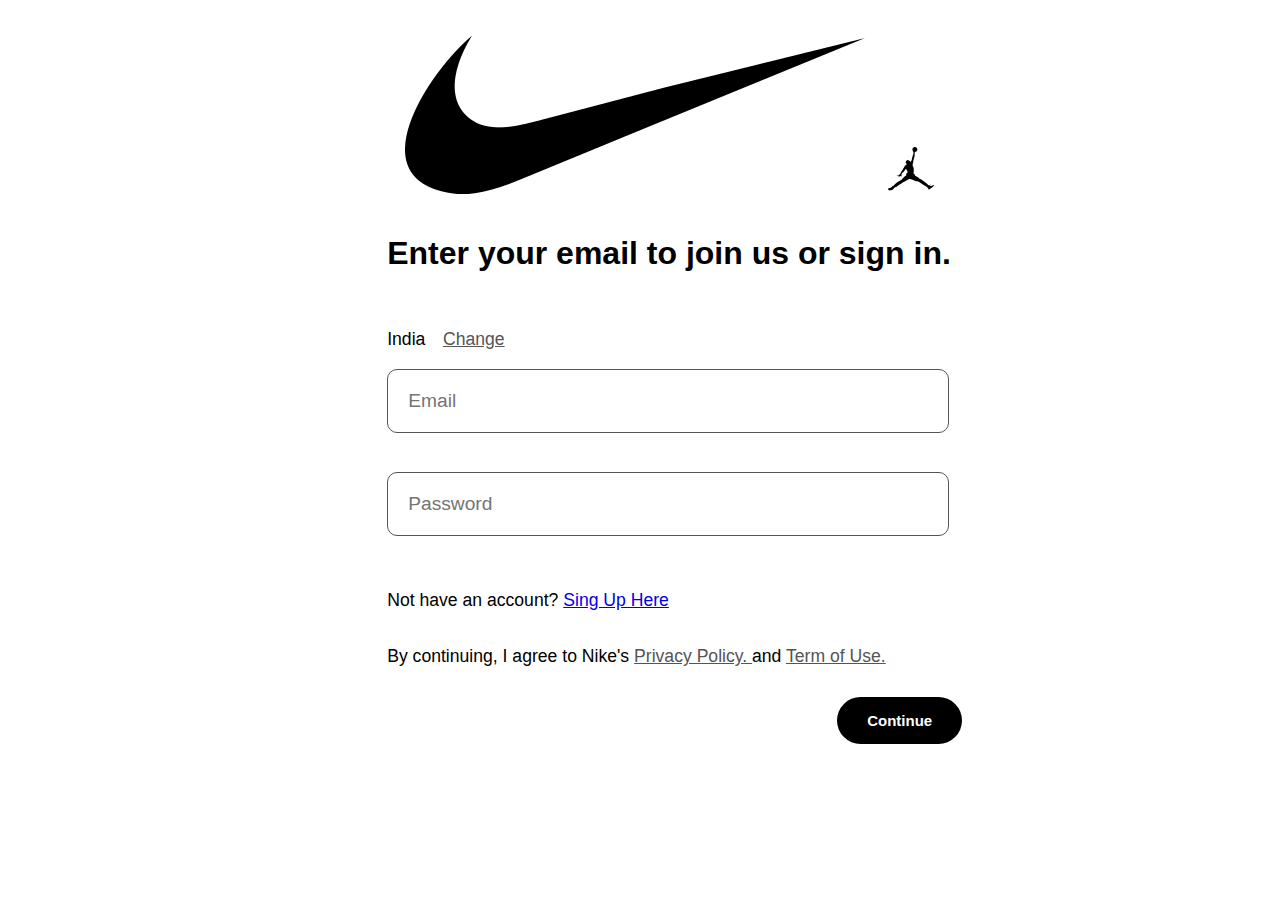
<file: signin.html>
<!DOCTYPE html>
<html lang="en">
<head>
    <meta charset="UTF-8">
    <meta name="viewport" content="width=device-width, initial-scale=1.0">
    <link rel="stylesheet" href="https://cdnjs.cloudflare.com/ajax/libs/font-awesome/6.4.2/css/all.min.css" integrity="sha512-z3gLpd7yknf1YoNbCzqRKc4qyor8gaKU1qmn+CShxbuBusANI9QpRohGBreCFkKxLhei6S9CQXFEbbKuqLg0DA==" crossorigin="anonymous" referrerpolicy="no-referrer" />
    <title>SingIn. Nike IN</title>
    <style>
        .signin{
            margin-top: 2em;
            font-family: arial,'Anton','Oswald','Roboto', sans-serif; 

        }
        .logos, .wlccontent{
            left: 30%;
            right: 50%;
            position: relative;
        }
        .logos img{
            margin: 0 1em 1em 0;
        }
        .wlccontent h1{
            font-size: 2em;
        }
        .option{
            display: flex;
        }
        .option p, .lastcontent p{
            margin: 2em 1em 0 0;
            font-size: 1.1em;
        }
        .option p:last-child{
            color: #555;
            text-decoration: underline;
        }
        .wlccontent input{
            padding: 20px 20px;
            width: 520px;
            border-radius: 10px;
            border: 1px solid #555;
            margin: 1em 0;
            font-size: 1.2em;
        }
        .lastcontent span{
            color: #555;
            text-decoration: underline;
        }
        .wlccontent button{
            padding: 15px 30px;
            border-radius: 30px;
            border: none;
            font-weight: 600;
            font-size: 15px;
            color: #fff;
            background-color: #000;
            margin:2em 0 0 30em;
        }
    </style>
</head>
<body>

    <div class="signin">
        <div class="logos">
            <img src="assets/nike.png" alt="">
            <img src="assets/jordan.png" alt="">
        </div>
        <div class="wlccontent">
            <h1>Enter your email to join us or sign in.</h1>
            <div class="option">
            <p>India</p>
            <p>Change</p>
            </div>
            <input type="email" name="" id="" placeholder="Email"> <br>
            <input type="password" name="" id="" placeholder="Password">
            <div class="lastcontent">

            <p>Not have an account? <a href="singup.html"> Sing Up Here</a></p>
            <p>By continuing, I agree to Nike's <span>Privacy Policy. </span>and <span>Term of Use.</span></p>
            </div>
            <button class="continuebtn">Continue</button>
        </div>
    </div>
</body>
</html>
</file>
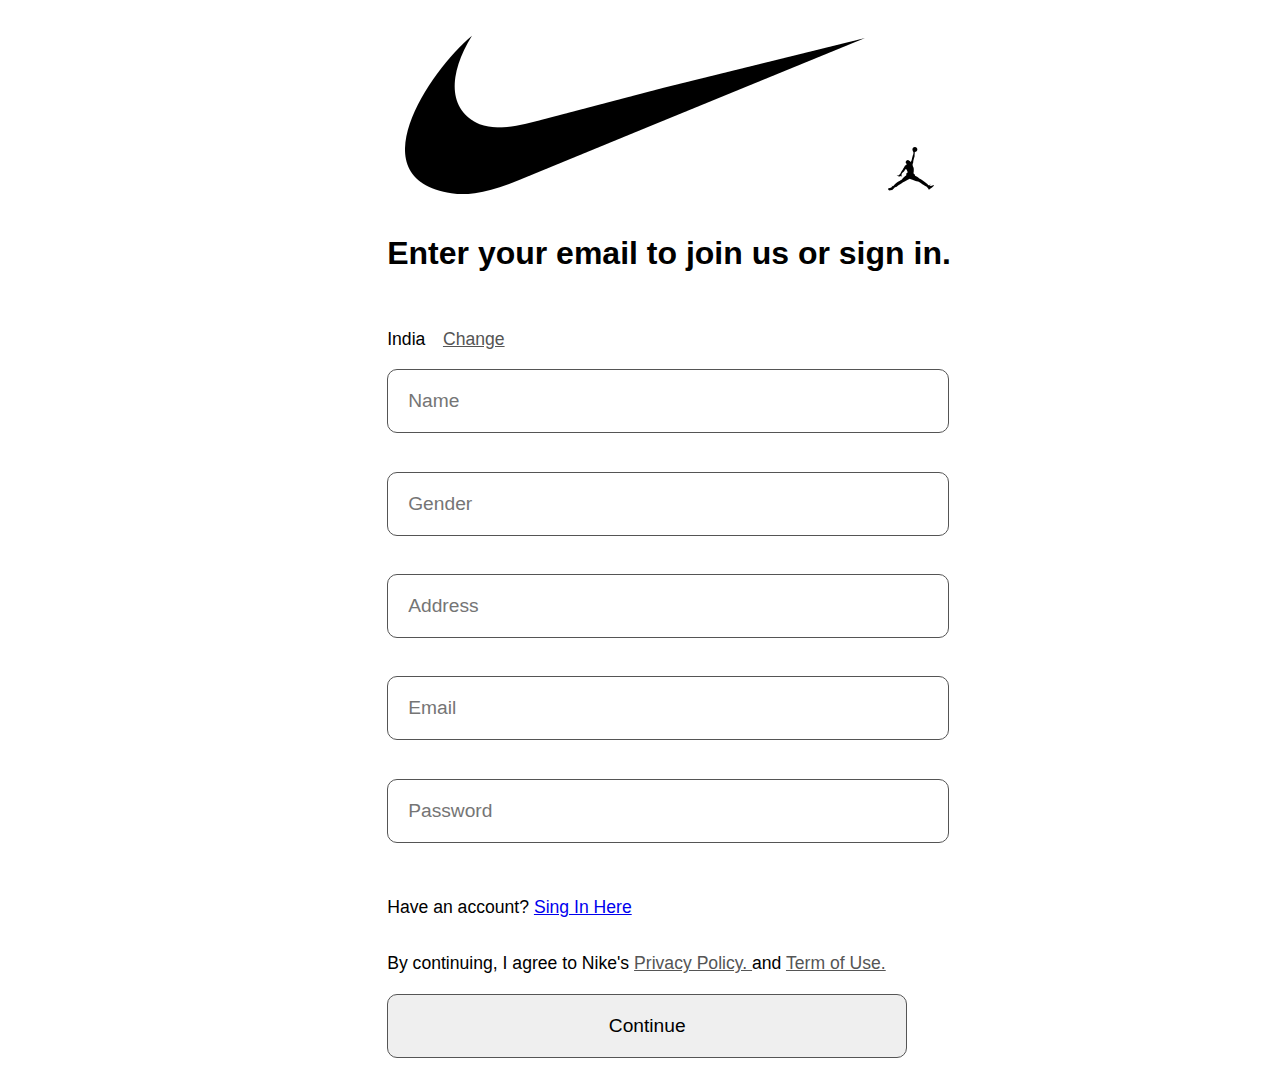
<file: singup.html>
<!DOCTYPE html>
<html lang="en">
<head>
    <meta charset="UTF-8">
    <meta name="viewport" content="width=device-width, initial-scale=1.0">
    <link rel="stylesheet" href="https://cdnjs.cloudflare.com/ajax/libs/font-awesome/6.4.2/css/all.min.css" integrity="sha512-z3gLpd7yknf1YoNbCzqRKc4qyor8gaKU1qmn+CShxbuBusANI9QpRohGBreCFkKxLhei6S9CQXFEbbKuqLg0DA==" crossorigin="anonymous" referrerpolicy="no-referrer" />
    <title>SingIn. Nike IN</title>
    <style>
        .signin{
            margin-top: 2em;
            font-family: arial,'Anton','Oswald','Roboto', sans-serif; 

        }
        .logos, .wlccontent{
            left: 30%;
            right: 50%;
            position: relative;
        }
        .logos img{
            margin: 0 1em 1em 0;
        }
        .wlccontent h1{
            font-size: 2em;
        }
        .option{
            display: flex;
        }
        .option p, .lastcontent p{
            margin: 2em 1em 0 0;
            font-size: 1.1em;
        }
        .option p:last-child{
            color: #555;
            text-decoration: underline;
        }
        .wlccontent input{
            padding: 20px 20px;
            width: 520px;
            border-radius: 10px;
            border: 1px solid #555;
            margin: 1em 0;
            font-size: 1.2em;
        }
        .lastcontent span{
            color: #555;
            text-decoration: underline;
        }
        .wlccontent button{
            padding: 15px 30px;
            border-radius: 30px;
            border: none;
            font-weight: 600;
            font-size: 15px;
            color: #fff;
            background-color: #000;
            margin:2em 0 0 30em;
        }
    </style>
</head>
<body>

    <div class="signin">
        <div class="logos">
            <img src="assets/nike.png" alt="">
            <img src="assets/jordan.png" alt="">
        </div>
        <div class="wlccontent">
            <h1>Enter your email to join us or sign in.</h1>
            <div class="option">
            <p>India</p>
            <p>Change</p>
            </div>
            <Form method = "post">
                <input type="text" id="" placeholder="Name" name="username"> <br>
                <input type="text" id="" placeholder="Gender" name="gender"> <br>
                <input type="text" id="" placeholder="Address" name="add"> <br>
                <input type="email" name="" id="" placeholder="Email" name="mail"> <br>
                <input type="password" name="" id="" placeholder="Password" name="pass"> 

            <div class="lastcontent">

            <p>Have an account? <a href="signin.html"> Sing In Here</a></p>
            <p>By continuing, I agree to Nike's <span>Privacy Policy. </span>and <span>Term of Use.</span></p>
            </div>
            <input type="submit" class="continuebtn" name="log" value="Continue">
        </div>
        </Form>
    </div>
</body>
</html>

<!-- <?php
    if(isset($_POST["log"]))
    {
        $usern = $_POST ["username"];
        $userg = $_POST ["gender"];
        $useradd = $_POST ["add"];
        $usermail = $_POST ["mail"];
        $userpass = $_POST ["pass"];
    }

    $conn = new mysqli ("localhost", "root", "", "nike");

    $query = "insert into singup(name, gender, address, email, password) values ('$usern', '$userg', '$useradd', '$usermail', '$userpass')";

    $conn -> query($query);

?> -->
</file>
<file: style.css>
@import url('https://fonts.googleapis.com/css2?family=Anton&family=Roboto:wght@500;700;900&display=swap');
*{
    margin: 0;
    padding: 0;
    font-family: arial,'Anton','Oswald','Roboto', sans-serif; 
}
body{
    width: 100%;
}
a{
    color: #000;
    text-decoration:none;
}
/* Top head nav */
nav{
    background-color: #f5f5f5;
    padding: 8px 0px;
}
nav a{
    width: 100%;
    margin-left: .5em;
    font-size: 12px;
    color: #222;
    font-weight: 700;
}
nav img{
    margin: -4px 57em -4px 3em;
    cursor: pointer;
}
nav img:hover{
    opacity: .5;
}
/* Top head nav end */
/* 2nd main navigarion bar */
.navbar{
    background-color: #fff;
    padding: 10px 0;
    align-self: center;
    display: flex;
    position: sticky;
    top: 0;
    z-index: 1;
}
.navlist{
    align-items: center;
    top: 1em;
}
.navbar a{
    width: 100%;
    color: #313131;
    font-size: 15.5px;
    font-weight: 600;
    padding: 0 7px 20px 7px;
}
.navlist{
    position: absolute;
}
.nikelogo{
    margin: 0 17em 0 2.5em;
}
.fa-gift,.fa-heart,.fa-cart-shopping{
    margin:0 14px;
    font-size: 1.2em;
}
.fa-magnifying-glass{
    font-size: 1em;
    z-index: 100;
    position: relative;
}
.nikelogo img{
    margin-bottom: -5px;
    width: 70px;
    /* align-items: center; */
}
.nikelogo img:hover{
    opacity: .5;
}
.search, .nikelogo{
    display: inline-block;
}
.search{
    /* background-color: #eee; */
    /* padding: 10px; */
    /* width: 200px; */
    /* border-radius: 20px; */
    align-items: center;
    margin:0 1.5rem 0 4rem;
    display: inline;
}
.search >input{
    margin:0 1.5rem 0 -2rem;
    border-radius: 20px;
    border: none;
    background-color: #eee;
    padding: 10px 35px;
    font-size: 17px;
    width: 150px;
}
.fa-bars{
    display: none;
}
/* 2nd main navigarion bar end */
/* Offer text slider */
.slider{
    background-color: #eee;
    white-space:nowrap;
    padding: 10px 0;
    text-align: center;
}
.slider a{
    width: 100%;
    display: block;
}
.offer1{
    font-size: 17px;
    color: #111;
    margin-bottom: 8px;
}
.offer2{
    color: #111;
    font-size: 12px;
    font-weight: 600;
    text-decoration:underline;
}
/* Offer text slider end */
/* Headimage */
.imghead{
    text-align: center;
    cursor: pointer;
    width: 100%;
}
.imghead h1{
    font-size: 4em;
    margin: .8em 0 10px 0;
    letter-spacing: 2px;
    word-spacing: 3px;
    font-weight: 900;
    font-family: fantasy;
}
.imghead p{
    font-size: 1.2em;
    line-height: 25px;
}
.imghead .btn,.trend_text .btn{
    padding: 10px 25px;
    border-radius: 20px;
    border: none;
    background-color: #000;
    color: #fff;
    font-size: 18px;
    margin: 1.5em .2em;
    cursor: pointer;
}
.imghead .btn:hover ,.trend_text .btn:hover{
    background-color: #555;
}
/* Headimage end */
/* Featured section */
.featuredsection{
    margin: 2em auto;
    padding: 0 50px;
    cursor: pointer;
}
.featured{
    display: flex;
    justify-content: space-between;
    margin: 3em 0  1.5em 0;
    font-size: 25px;
    color: #111;
}
.featured p a{
    font-size: 18px;
}
.collection{
    width: 100%;
    display: flex;
}
.collection img{
    width: 400px;
    height: 490px;
}
.collection1{
    margin-right: .5em;
}
.collection1 p{
    font-size: 20px;
    font-weight: 500;
    margin: 1.5em 0;
}
/* Featured section end */
/* Trending section */
.trendig{
    padding: 0 50px;
}
.trendig .trend{
    font-size: 25px;
    margin: 3em 0 1.5em 0;
}
.trendig .trend_text{
    text-align: center;
    font-size: 2.3em;
    margin: 1em 0;
}
.trend_text h1{
    letter-spacing: 2px;
    word-spacing: 6px;
    font-family: fantasy;
}
.trendig .trend_text p{
    font-size: .45em;
    margin: 1em 0;
    line-height: 25px;
}
/* Trending section end */
/* More Running shoes */
.more{
    overflow: auto;
}
#run img{
    width: 400px;
    height: 390px;
}
#run p{
    font-size: 1em;
    margin-top: .7em;
    font-weight: 600;
}
#run p:nth-child(2){
    margin-top: 1.5em;
}
#run p:nth-child(3){
    color: #777;
    margin-bottom: 1.5em;
}
#run{
    margin: 0 .5em 2em .5em;
}
/* More Running shoes end */
/* Always iconic */
#iconic img{
    width: 300px;
    height: 280px;
}
#iconic p{
    font-size: 1.1em;
    margin-top: .5em;
}
#iconic{
    margin: 0em .5em;
}
.featuredsection a .air{
    text-align: center;
    margin-top: 1em;
    color: #444;
    font-size: 1.2em;
}
/* Always iconic end */
/* Shop by Sport */
#sport img{
    width: 100%;
    height: 300px;
}
#sport{
    margin: 0em .5em;
}
#sport p:nth-child(2){
    font-size: 1.3em;
    margin: .5em 0;
}
#sport p:nth-child(3){
    font-size: 1em;
    margin-bottom: 2em;
}
#sport .underline{
    text-decoration: underline;
    font-weight: 600;
    color: #222;
}
/* Shop by Sport end */
/* The Essentials */
.essentials1,.essentials2,.essentials3{
    width: 400px;
    height: 500px;
    background-repeat: no-repeat;
    margin-right: 1em;
}
.essentials1{
    background-image: url(assets/nike-just-do-it\ 11.jpeg);
}
.essentials2{
    background-image: url(assets/nike-just-do-it\ 12.jpeg);
}
.essentials3{
    background-image: url(assets/nike-just-do-it\ 13.jpeg);
}
.buttn{
    padding: 10px 30px;
    border-radius: 30px;
    border: none;
    margin: 27em 0 0 3em;
    font-weight: 600;
    font-size: 15px;
}
.buttn:hover{
    background-color: #333;
    color: #fff;
}
/* The Essentials end */
/* Susggestion link */
.tabl{
    font-size: 1.05em;
    font-weight: 600;
    color: #999;
    margin: 3em 0;
    cursor: pointer;
    height: 10em;
    overflow: hidden;
}
.tabl td a{
    color: #999;
}
.tabl:hover{
    height: auto;
}
.trhead{
    color: #222;
    font-size: .9em;
}
.tabl table td{
    border: 0px solid #000;
    padding: 6px 80px;
}
.tabl td:hover{
    color: #333;
}
.tabl td a:hover{
    color: #333;
}
/* Susggestion link end */
/* Footer */
footer{
    background-color: #111;
    color: #fff;
}
.main_footer{
    display: flex;
    position: relative;
    padding: 0 50px;
    font-size: .8em;
    cursor: pointer;
}
.side_footer{
    margin-top: 3.5em;
}
.side_footer a{
    color: #fff;
}
.side_footer p{
    margin: 0 10em 3em 0;
    font-size: .9em;
}
.side_footer2 .footer_head{
    color: #fff;
}
.side_footer2{
    margin-top: 3em;
    color: #555;
    font-weight: 600;
}
.side_footer2 td{
    padding: .5em 5em .5em 0;
}
.side_footer2 td:hover{
    color: #fff;
}
.side_footer3{  
    margin-left: 25em;  
}
.fa-brands{
    background-color: #555;
    color: #111;
    font-size: 1.2em;
    border-radius: 50%;
    border: none;
    padding: 10px;
    margin: 3em 1em 0 0;
}
.fa-brands:hover{
    background-color: #fff;
    color: #000;
}
.bottem_footer{
    display: flex;
    justify-content: space-between;
    margin: 0 3em;
    font-size: .8em;
}
.bottem_footer a{
    color: #777;
    margin-right: 1em;
    cursor: pointer;
}
.bottem_footer p{
    margin: 3em 0 1em 0;
    color: #777;
}
.bottem_footer span{
    color: #fff;
    margin-right: 3em;
    cursor: pointer;
}
.fa-location-dot{
    color: #fff;
    margin-right: .7em;
    cursor: pointer;
}
.bottem_footer p a:hover{
    color: #fff;
}
/* Footer end */
/* Dropdwon Manubar */
.navigation .table{
    display: none;
    position: relative;
    background-color: #fff;
    width: 100%;
    padding: 2em 15%;
    margin-top: .7em;
    left: 0;
    font-size: 14px;
    color: #777;
    font-weight: 700;
}
.table td a{
    color: #777;
    font-size: 14px;
    /* margin-left: -.5em; */
}
#new_men .table ,#new_women .table, #new_kid .table{
    height: 45em;
}
.table td:hover{
    color: #333;
}
.table td a:hover{
    color: #333;
}
.new_head{
    color: #333;
    font-size: 1.2em;
}
#new_featured:hover .table,#new_men:hover .table,#new_women:hover .table,#new_kid:hover .table,#new_sale:hover .table{
    display: block;
    position: absolute;
}
#new_featured:hover,#new_men:hover,#new_women:hover,#new_kid:hover,#new_sale:hover,#new_customise:hover,#new_gift:hover{
    border-bottom: 2px solid #000;
    z-index: 100;
}
.table td{
    padding: 5px 20px;
}
.table .new_head td{
    padding-bottom: 20px;
    /* border: 1px solid #000; */
}
#new_kid .table td{
    padding: 5px 10px;
}
#new_sale .table td{
    padding: 5px 60px;
}
/* Dropdwon Manubar end */








/* Sub navigation bar */
.sub_navbar{
    width: 100%;
    background-color: #fff;
    display: flex;
    align-items: center;
    padding: 20px 0;
    /* top: 0; */
    cursor: pointer;
    /* position: relative; */
}
.sub_navbar h1{
    margin-right: 13em;
    font-size: 1.6em;
    font-weight: 500;
}
.sub_navbar a{
    margin-left: 2em;
    font-weight: 600;
    color: #333;
}
/* Sub navigation bar end */
/* Video adding */
.video video{
    width: 100%;
    height: 100%;
}
.video{
    /* margin: 2em 4em; */
    font-size: 13px;
}
.vid{
    margin: 0 0;
}
/* Video adding end */
/* Member Shop */
.member1,.member2,.holiday4,.holiday5{
    width: 50%;
    height: 550px;
    background-repeat: no-repeat;
    margin-right: 1em;
}
.member1{
    background-image: url(assets/nike-by-you-custom-shoes\ 1.jpg);
}
.member2{
    background-image: url(assets/nike-by-you-custom-shoes\ 2.jpeg);
}
.bttn{
    font-size: 1.4em;
    margin: 19em 0 0 2.5em;
    font-weight: 600;
}
.btnn{
    padding: 10px 30px;
    border-radius: 30px;
    border: none;
    margin: 1em 0 0 3em;
    font-weight: 600;
    font-size: 15px;
    background-color: #000;
    color: #fff;;
}
.btnn:hover{
    background-color: #fff;
    color: #000;
}
/* Member Shop End  */
/* NikeByYou */
.more{
    overflow: auto;
}
.more1{
    margin-bottom: 10em;
}
.byyou img{
    width: 370px;
    height: 450px;
}
.byyou p{
    font-size: 1.3em;
    margin-top: 2em;
}
.byyou p a{
    font-size: .7em;
    margin-top: 1.5em;
    border-bottom: 1px solid #000;
    color: #444;
    font-weight: 600;
}
.byyou{
    margin: 0 .5em 2em .5em;
}
/* NikeByYou End */
/* GIFT PAGE AND SOME STYLING OF COUSTOM PAGE */
.banner{
    margin: 5em 0;
}
.holiday1{
    background-image: url(assets/gifts-that-move-you-nike-com\ 6.jpeg);
}
.holiday2{
    background-image: url(assets/gifts-that-move-you-nike-com\ 7.jpeg);
}
.holiday3{
    background-image: url(assets/gifts-that-move-you-nike-com\ 8.jpeg);
}
.holiday4{
    background-image: url(assets/gifts-that-move-you-nike-com\ 9.jpeg);
}
.holiday5{
    background-image: url(assets/gifts-that-move-you-nike-com\ 10.jpeg);
}
.holiday1,.holiday2,.holiday3{
    width: 100%;
    background-size: cover;
    margin: 0 1em 0 0;
}
.holiday img{
    width: 500px;
    height: 420px;
}
.holiday1 .bbt,.holiday2 .bbt,.holiday3 .bbt{
    color: #222;
}

.buut{
    color: #222;
    background-color: #fff;
}
.join{
    margin: 9em 0 -10em 0;
}
.bbt{
    color: #fff;
    line-height: 2em;
    margin-left: 3em;
    font-weight: 600;  
}
.join1 p:nth-child(1),.join2 p:nth-child(1){
    margin-top: 5em;
    font-size: 1.4em;
}
.join1{
    background-image: url(assets/gifts-that-move-you-nike-com\ 15.jpeg);
}
.join2{
    background-image: url(assets/gifts-that-move-you-nike-com\ 16.jpg);
}
.us{
    margin: 0em 0 2em 2em;
}
.banner1{
    padding: 0 50px;
    margin-bottom: 2em;
}
.banner2{
    background-image: url(assets/gifts-that-move-you-nike-com\ 17.jpg);
    background-size: cover;
}
.banner2 h1{
    line-height: 1.1em;
    font-size: 3em;
    margin-bottom: 20px;
}

/* More To Explor */
/* MEN PAGE SECTION */
.toomore{
    overflow: auto;
}
.explorto{
    white-space: nowrap;
    display: flex;
    flex-wrap: nowrap;
    height: 400px;
}
.explorto p{
    font-size: 1.2em;
    color: #fff;
    font-weight: 600;
    padding: 12em 4em 0 4em;
}
.explorimg1{
    background-image: url(assets/men-s-shoes-clothing-accessories\ 2.jpg);
    background-size: cover;
    margin-right: .5em;
    width: 400px;
}
.explorimg2{
    background-image: url(assets/men-s-shoes-clothing-accessories\ 3.jpg);
    background-size: cover;
    margin-right: .5em;
    width: 400px;
}
.explorimg3{
    background-image: url(assets/men-s-shoes-clothing-accessories\ 1.jpeg);
    background-size: cover;
    margin-right: .5em;
    width: 400px;
}
.explorimg4{
    background-image: url(assets/men-s-shoes-clothing-accessories\ 4.jpeg);
    background-size: cover;
    margin-right: .5em;
    width: 400px;
}
.bt{
    padding: 10px 30px;
    border-radius: 20px;
    border: none;
    margin: 1em 0 0 5em;
    font-size: .9em;
    font-weight: 600;
}
.roam{
    margin-top: 2.5em;
}
.bt:hover{
    background-color: #ccc;
}
/* More To Explor End */
.shopthe{
    overflow: auto;
}
#shopthe1 img{
    width: 400px;
    height: 300px;
    margin-right: .5em;
}
#shopthe1 p{
    font-size: 1.3em;
    font-weight: 700;
    margin: 1em 0 2em 0;
}

.pic1{
    background-image: url(assets/men-s-shoes-clothing-accessories\ 12.jpeg);
}
.pic2{
    background-image: url(assets/men-s-shoes-clothing-accessories\ 13.jpeg);
}
.pic3{
    background-image: url(assets/men-s-shoes-clothing-accessories\ 14.jpeg);
}
.toexplor{
    height: 500px;
}
.toexplor p{
    font-size: 1.2em;
    color: #fff;
    font-weight: 600;
    padding: .5em 4em 0 2em;
}
.pic h5{
    color: #fff;
    font-weight: 600;
    padding: 25em 4em 0em 3em;
}
.ttn{
    margin-left: 2em;
}
/* MEN PAGE SECTION END */





/* SALE PAGE SECTION */
.container{
    padding: 0 55px ;
    z-index: 2;
}
.sale_filter{   
    position: sticky;
    top: 0;
    margin-top:4em;
    display: flex;
    align-items: center;
    justify-content: space-between;
    padding: 15px 5px;
    background-color: #fff;
    z-index: 1;
}
.filter{
    display: flex;
    align-items: center;
}
.filter p{
    margin:0 .4em 0 2em;
    font-size: 17px;
}
.cat_pro{
    display: flex;
    justify-content: space-between;
    margin-top: 1em;
}
.categories{
    width: 18%;
    padding: 2px;
    overflow: auto;
    height: 50em;
    position: sticky;
    top: 4em;
}
.categories p{
    font-size: 15px;
    font-weight:600;
    color: #333;
    padding-top: 14px;
    text-wrap: wrap;
}
.category_name{
    cursor: pointer;
}
.category_name p:hover{
    color: #888;
}
.colourbox{
    justify-content: space-evenly;
    display: flex;
    flex-wrap: wrap;
    padding: 0 0 ;
    text-align: center;
}
.colourbox div{
    margin: 20px 15px;
    width: 25px;
    height: 25px;
    border-radius: 50%;
    left: 50%;
    right: 50%;
}
.colourbox p{
    font-size: 12px;
    margin: 30px -10px;
    text-align: center;
}
.purple{
    background-color: purple;
}
.black{
    background-color: black;
}
.red{
    background-color: red;
}
.orange{
    background-color: orange;
}
.blue{
    background-color: blue;
}
.white{
    background-color: white;
    border: 1px solid #ddd;
}
.brown{
    background-color: brown;
}
.green{
    background-color: green;
}
.yellow{
    background-color: yellow;
}
.grey{
    background-color: grey;
}
.pink{
    background-color: pink;
}
.skyblue{
    background-color:skyblue;
}






.products{
    width: 80%;
}
.productsection{
    cursor: default;
}
.collection_cat{
    display: flex;
    flex-wrap: wrap;
}
.run img{
    width: 302px;
    height: 320px;
    margin-left: 1em;
}
.prod p{
    text-wrap: wrap;
    width: 290px;
    margin: 8px 0 0 1em;
    color: #999;
    font-weight: 550;
    font-size: 16px;
}
.prod p:nth-child(2){
    margin-top: 1em;
    font-weight: 600;
    color: #000;
}
.prod p:last-child{
    margin: 15px  0 5em 1em;
}
.prod span{
    color: #000;
}
.related_categories{
    margin-bottom: 5em ;
}
.related_categories button{
    background-color: #fff;
    border: 1px solid #ddd;
    padding: 10px 15px;
    margin: 1em .5em 0 0;
    border-radius: 20px;
    cursor: pointer;
}
.related_categories button:hover{
    background-color: #eee;
}
/* SALE PAGE SECTION END */











/* RESPONSIVE SECTION START */
@media screen and (max-width: 800px) {
    nav{
        display: none;
    }
    .navigation input,.navlist{
        display: none;
    }
    .navbar a{
        float: right;
        display: none;
        justify-content: end;
        position: relative;
    }
    .navbar{
        padding: 10px 0;
        margin: 0;
        position: relative;
    }
    .navbar i{
        position: relative;
        font-size: 1.2em;
        margin-top: -.5em;
        padding-bottom: .2em;
    }
    .navbar .nike{
        display: flex;
        padding: 0;
    }
    .navbar:hover .navigation a{
        display: flex;
    }
    .navbar #new_featured{
        margin-top: 2em;
    }
    .navbar .table{
        margin: 0em 5em 0 0;
        padding: 1px 0 0 20px;
        font-size: 12px;
        border: 1px solid #000;
        width: 550px;
    }
    .table td{
        padding:0;
        margin: 0;
    }
    .table #new_featured{
        padding: 0;
        margin: 0;
    }
    .table .new_head{
        padding:1em;
    }
    #new_kid .table td{
        padding: 0;
    }
    #new_sale .table td{
        padding:0;
    }
    .navbar .nikeimg{
        width: 100%px;
        padding: 0;
    }
    .fa-bars{
        display: inline;
        padding: 10px 0 10px 20px;
        cursor: pointer;
    }
    #sport{
        margin: 0;
    }
    .featuredsection{
        padding: 0 10px;
        overflow: auto;
    }
    .collection1 img{
        width: 250px;
        height: 300px;
    }
    .collection1 p{
        font-size: 25px;
    }
    .trendig{
        padding: 0 10px;
    }
    .trendig img{
        width: 100%;
        height: 100%;
    }
    .trend_text h1{
        font-size: .8em;
    }
    .imghead img{
        width: 100%;
    }
    .imghead h1,.trend_text h1{
        font-size: 1.5em;
    }
    .imghead p{
        font-size: 14px;
    }
    .imghead .btn,.trendig .btn{
        font-size: 15px;
        padding: 5px 10px;
    }
    .more #run img{
        width: 200px;
        height: 200px;
    }
    #run p{
        font-size: 15px;
    }
    .shopby{
        display: flex;
        flex-wrap: wrap;
        overflow: hidden;
    }
    .collection p{
        font-size: 12px;
        width: 150px;
    }
    #sport img{
        width: 200px;
        height: 200px;
        margin-right: .5em;
    }
    #sport .underline p{
        margin-bottom: 1em;
    }
    .essentials{
        display: flex;
        flex-wrap: wrap;
    }
    .essentials1,.essentials2,.essentials3{
        padding: 0;
        margin: 0;
    }
    .tabl{
        display: none;
    }
    footer{
        padding: 0;
        margin: 0;
    }
    .main_footer{
        width: 100%;
        padding: 0 0;
        /* display: block; */
        position: relative;
    }
    .side_footer{
        padding: 1em;
        margin: 0;
        width: 80px;
    }
    .side_footer3 {
        margin: 0em;
        padding: 0;
        display: block;
        position: relative;
    }
    .side_footer3 i{
        margin: 1em;
    }
    .side_footer2{
        margin: 0;
        padding: 0;
    }
    .side_footer2 p{
        margin: 0;
        padding: 0;
    }
    .side_footer2 td{
        padding: .5em 2em 0 0;
    }
    .bottem_footer{
        margin: 1em 0 0 1em;
    }
    .guide{
        display: flex;
    }
}

@media (min-width:320px){
    
    
}

/* RESPONSIVE SECTION END */
</file>
